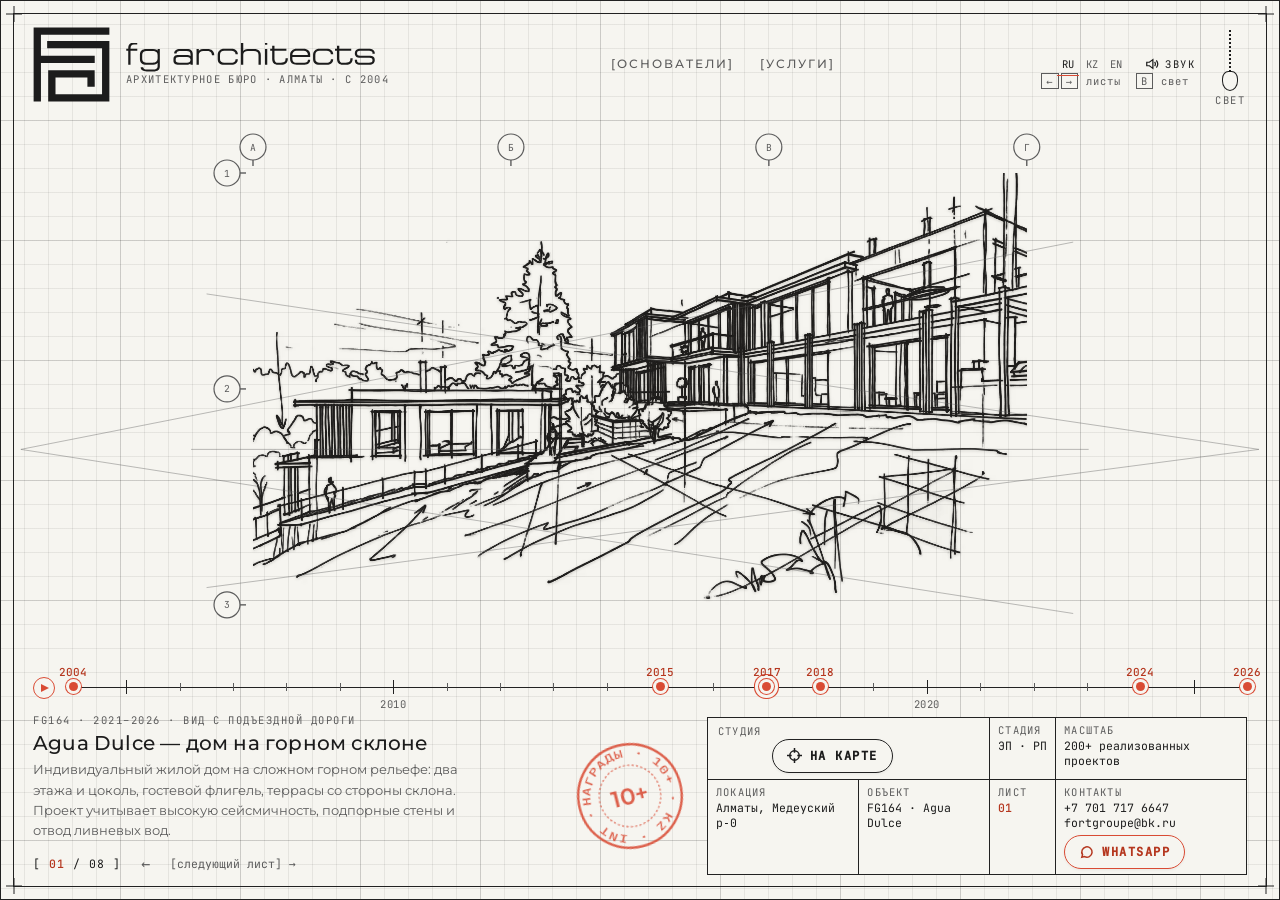
<file: index.html>
<!DOCTYPE html>
<html lang="ru">
<head>
<meta charset="UTF-8">
<meta http-equiv="Content-Security-Policy" content="default-src 'self'; script-src 'self' 'unsafe-inline' https://www.googletagmanager.com https://mc.yandex.ru https://mc.yandex.kz https://yastatic.net; style-src 'self' 'unsafe-inline'; img-src 'self' data: blob: https://mc.yandex.ru https://mc.yandex.kz https://*.yandex.ru https://*.yandex.kz https://www.google-analytics.com https://*.google-analytics.com https://*.googletagmanager.com https://*.doubleclick.net https://*.google.com https://*.google.kz; font-src 'self' data:; connect-src 'self' data: blob: https://www.google-analytics.com https://*.google-analytics.com https://*.analytics.google.com https://*.googletagmanager.com https://mc.yandex.ru https://mc.yandex.kz https://*.yandex.ru https://*.yandex.kz; frame-src https://mc.yandex.ru https://mc.yandex.kz; worker-src 'self' blob:; media-src 'self' data: blob:; object-src 'none'; base-uri 'self'; form-action 'none'; upgrade-insecure-requests">
<meta name="referrer" content="strict-origin-when-cross-origin">
<meta name="viewport" content="width=device-width, initial-scale=1, viewport-fit=cover">
<title>fg architects — архитектурное бюро в Алматы | архитектура и интерьеры</title>
<meta name="description" id="metaDesc" content="fg architects (ТОО «Fort Groupe») — архитектурное бюро в Алматы с 2004 года. Жилая и общественная архитектура — частные дома, офисы, отели и курорты, общественные бани, тир-парк — и интерьеры всех типов: от эскиза до рабочего проекта и авторского надзора.">
<meta name="theme-color" content="#f6f5f0">
<meta property="og:type" content="website">
<meta property="og:locale" id="ogLocale" content="ru_KZ">
<meta property="og:locale:alternate" content="kk_KZ">
<meta property="og:locale:alternate" content="en_US">
<meta property="og:site_name" content="fg architects">
<!--r7-head--><link rel="canonical" href="https://vladimirroy-cmyk.github.io/FGA-WEB/">
<link rel="alternate" hreflang="ru" href="https://vladimirroy-cmyk.github.io/FGA-WEB/">
<link rel="alternate" hreflang="kk" href="https://vladimirroy-cmyk.github.io/FGA-WEB/kk/">
<link rel="alternate" hreflang="en" href="https://vladimirroy-cmyk.github.io/FGA-WEB/en/">
<link rel="alternate" hreflang="x-default" href="https://vladimirroy-cmyk.github.io/FGA-WEB/">
<meta property="og:url" content="https://vladimirroy-cmyk.github.io/FGA-WEB/">
<meta property="og:image" content="https://vladimirroy-cmyk.github.io/FGA-WEB/assets/og.jpg">
<meta property="og:image:width" content="1200">
<meta property="og:image:height" content="630">
<meta name="twitter:card" content="summary_large_image">
<meta name="twitter:image" content="https://vladimirroy-cmyk.github.io/FGA-WEB/assets/og.jpg"><!--/r7-head-->
<meta property="og:title" id="ogTitle" content="fg architects — архитектурное бюро в Алматы">
<meta property="og:description" id="ogDesc" content="С 2004 года: жилая и общественная архитектура — частные дома, офисы, отели и курорты, общественные бани, тир-парк — и интерьеры всех типов. Алматы, пр. Серкебаева, 107/1, оф. 13.">
<script type="application/ld+json">
{"@context": "https://schema.org", "@graph": [{"@type": "LocalBusiness", "@id": "#firm", "name": "fg architects", "legalName": "ТОО «Fort Groupe»", "alternateName": ["Fort Groupe", "FG Architects"], "description": "Архитектурное бюро в Алматы с 2004 года, более 200 реализованных проектов: жилая и общественная архитектура — частные дома, офисы, отели и курорты, общественные бани, тир-парк — и интерьеры всех типов. Эскиз, рабочий проект, авторский надзор.", "foundingDate": "2004", "award": "Награды казахстанских и международных конкурсов по архитектуре и дизайну (более 10)", "telephone": "+77017176647", "email": "fortgroupe@bk.ru", "address": {"@type": "PostalAddress", "streetAddress": "пр. Серкебаева, 107/1, офис 13", "addressLocality": "Алматы", "addressCountry": "KZ"}, "areaServed": [{"@type": "City", "name": "Алматы"}, {"@type": "Country", "name": "Казахстан"}], "slogan": "Архитектура начинается с человека и строится вокруг человека. Человек — мера всего", "hasOfferCatalog": {"@type": "OfferCatalog", "name": "Услуги", "itemListElement": [{"@type": "Offer", "itemOffered": {"@type": "Service", "name": "Проектирование частных домов, в том числе на склоне"}}, {"@type": "Offer", "itemOffered": {"@type": "Service", "name": "Проектирование общественных зданий: офисы, отели и курорты"}}, {"@type": "Offer", "itemOffered": {"@type": "Service", "name": "Проектирование общественных бань и тир-парка"}}, {"@type": "Offer", "itemOffered": {"@type": "Service", "name": "Дизайн интерьеров всех типов: жилых и общественных"}}, {"@type": "Offer", "itemOffered": {"@type": "Service", "name": "Авторский надзор"}}]}, "knowsAbout": ["BIM-проектирование (Revit) с 2017 года", "жилая архитектура", "общественная архитектура", "проектирование частного дома", "проектирование на рельефе", "проектирование отелей и курортов", "офисные здания", "общественные бани", "тир-парк", "дизайн интерьера", "авторский надзор"], "founder": [{"@id": "#pogodaeva"}, {"@id": "#roy"}], "url": "https://vladimirroy-cmyk.github.io/FGA-WEB/", "image": "https://vladimirroy-cmyk.github.io/FGA-WEB/assets/og.jpg", "inLanguage": "ru"}, {"@type": "Person", "@id": "#pogodaeva", "name": "Оксана Погодаева", "jobTitle": "Основатель, управляющий партнёр", "worksFor": {"@id": "#firm"}}, {"@type": "Person", "@id": "#roy", "name": "Владимир Рой", "alternateName": "Vladimir Roy", "jobTitle": "Сооснователь, главный архитектор проектов", "worksFor": {"@id": "#firm"}}]}
</script>
<link rel="icon" href="favicon.ico" sizes="any">
<link rel="icon" href="favicon.svg" type="image/svg+xml">
  <link rel="preload" as="font" type="font/woff2" crossorigin href="fonts/tDbv2o-flEEny0FZhsfKu5WU4zr3E_BX0PnT8RD8yKwBNntkaToggR7BYRbKPxTcwhsk.woff2">
  <link rel="preload" as="font" type="font/woff2" crossorigin href="fonts/tDbv2o-flEEny0FZhsfKu5WU4zr3E_BX0PnT8RD8yKwBNntkaToggR7BYRbKPxDcwg.woff2">
  <link rel="preload" as="font" type="font/woff2" crossorigin href="fonts/JTUSjIg1_i6t8kCHKm459W1hyzbi.woff2">
  <link rel="preload" as="font" type="font/woff2" crossorigin href="fonts/JTUSjIg1_i6t8kCHKm459Wlhyw.woff2">
  <link rel="stylesheet" href="css/app.css?v=223a525c">
<link rel="preload" as="image" href="assets/img/Fg117_sk-10.webp" fetchpriority="high">
<link rel="preload" as="image" href="assets/img/Fg117_sk-10-light.webp">

</head>
<body>
<div class="drafting-board" id="board">
  <div class="board-frame">
    <div class="crosshair ch-tl"></div><div class="crosshair ch-tr"></div>
    <div class="crosshair ch-bl"></div><div class="crosshair ch-br"></div>
  </div>
  <div class="dm" id="dm" aria-hidden="true">
    <div class="dm-h" id="dmH"></div><div class="dm-v" id="dmV"></div>
    <svg class="dm-head" id="dmHead" viewBox="-32 -32 64 64">
      <circle r="22" fill="none" stroke="var(--accent)" stroke-width="1"/>
      <circle r="3" fill="none" stroke="var(--accent)" stroke-width="1"/>
      <g id="dmTicks" stroke="var(--accent)" stroke-width="1"></g>
    </svg>
    <div class="dm-x" id="dmX">X 0000</div><div class="dm-y" id="dmY">Y 0000</div>
  </div>

  <!-- ===== Верх ===== -->
  <header class="top-bar">
    <a class="logo-block" href="#" onclick="event.preventDefault();goHome()" data-i18n-title="logo.aria" title="fg architects — на первый лист" aria-label="fg architects — на первый лист" data-i18n-aria="logo.aria">
      <svg class="logo-mark" viewBox="8200 -150 11880 11720" aria-hidden="true"><path d="M8296.3 0c3895.5,0 7790.9,0 11686.3,0l0 1129.3 -10557 0 0 3216.3 8298.2 0 0 1129.4 -8298.2 0 0 5941.3 -1129.3 0 0 -11416.3zm8298.2 7733.7l-4922.4 0 0 2553.2 7181.1 0 0 -7070.7 -8470.2 0 0 -1129.4 9599.5 0 0 9329.5c-3146.6,0 -6293.2,0 -9439.8,0l0 -4811.9 7169 0 12.1 2553.2 -1129.3 0 0 -1423.8z"/></svg>
      <h1 class="logo-text"><span class="sr-only">fg architects — </span><svg class="logo-word" viewBox="0 13050 28279 3300" aria-hidden="true"><path d="M225.3 13929l-225.3 0 0 -218 225.3 0 0 -43.6c0,-226.5 55.1,-395.5 165.4,-506.3 110.2,-110.8 270.7,-166 481.5,-166l377.9 0 0 225.3 -377.9 0c-128.4,0 -224.7,35.7 -288.9,107.8 -64.2,72.1 -96.3,187.7 -96.3,346.4l0 36.4 770.4 0 0 218 -770.4 0 0 1591.6 -261.6 0 0 -1591.6zm1330 931.5l0 -297.4 0 -159.3c0,-215.6 61.2,-381.6 184.1,-499.1 122.9,-116.9 307,-175.6 552.3,-175.6l758.9 0c162.9,0 298,32.1 404.6,96.3 34.5,21.2 72.1,53.3 113.3,96.3l0 -192.6 254.3 0 0 1981.1c0,179.3 -55.7,317.3 -167.1,413.7 -128.4,111.4 -327,167.1 -596,167.1l-726.8 0c-208.3,0 -375.5,-43.6 -501.5,-130.8 -126,-87.2 -189,-203.5 -189,-348.9l283.4 0c0,70.3 37,131.4 111.5,183.5 73.9,52.1 181.7,78.1 322.8,78.1l686.2 0c167.8,0 296.7,-33.3 387,-99.9 90.2,-66.6 135.1,-147.2 135.1,-241.6l0 -421.6c-19.4,46.1 -66.7,89.7 -142.4,130.8 -99.3,53.3 -219.8,80 -361,80l-751 0c-505.7,0 -758.9,-219.8 -758.9,-660.1zm2013.2 -43.6l0 -391.3c0,-142.3 -44.9,-256.2 -134.5,-341 -99.3,-91.4 -241,-137.5 -425.2,-137.5l-596 0c-215.6,0 -368.8,38.2 -459.7,113.9 -90.9,76.3 -136.3,198 -136.3,364.6l0 391.3c0,169 48.5,292.5 145.4,370.1 96.9,76.9 247.1,115.7 450.6,115.7l596 0c184.1,0 323.4,-44.8 417.9,-133.9 94.5,-89.6 141.7,-206.5 141.7,-351.9zm1802.4 27.9c0,-128.4 43.6,-228.9 131.4,-301.6 96.9,-80 240.4,-119.9 430,-119.9l1050.8 0c126.6,0 218.6,23 277.4,69 19.4,14.5 36.4,38.8 50.9,72.7l0 -245.9c0,-108.4 -32.7,-195 -98.7,-259.8 -77.5,-74.5 -190.8,-112.1 -339.2,-112.1l-697.7 0c-184.7,0 -314.9,38.8 -390.7,116.3 -24.2,24.2 -42.4,63 -54.5,116.3l0 65.4 -268.9 0 0 -65.4c-26.7,-104.2 26.7,-208.3 159.9,-312.5 116.3,-92.1 278.6,-138.1 486.9,-138.1l788.6 0c235,0 408.2,55.7 519.7,166.6 104.2,104.2 156.2,259.2 156.2,464.5l0 1160.4 -261.6 0 0 -145.4c-29.1,33.9 -54.5,58.2 -76.3,72.7 -70.3,48.5 -151.4,72.7 -243.5,72.7l-1017.5 0c-198.7,0 -348.9,-37 -450.6,-110.8 -101.8,-73.9 -152.6,-189.6 -152.6,-347l0 -218zm655.9 -203.5c-158.1,0 -263.4,20 -315.5,60 -52.7,40 -78.7,107.2 -78.7,201.7l0 130.8c0,87.2 25.5,150.2 76.9,188.9 63,48.5 169,72.7 317.3,72.7l890.3 0c262.8,0 394.3,-109 394.3,-327 0,-111.5 -32.7,-193.8 -98.7,-247.1 -65.4,-53.3 -164.1,-79.9 -295.5,-79.9l-890.3 0zm2233 879.4l-261.6 0 0 -1791.5 261.6 0 0 232.6c29.1,-53.3 58.2,-92.1 87.2,-116.3 92.1,-77.6 222.9,-116.3 392.5,-116.3l508.7 0c232.6,0 414.3,57 545.1,170.2 145.3,125.4 218,292.5 218,502.1l0 50.9 -261.6 0 0 -21.8c0,-105.4 -25.5,-198 -76.3,-277.4 -89.7,-137.5 -239.9,-205.9 -450.6,-205.9l-465.2 0c-140.5,0 -258.6,41.8 -354.3,125.4 -95.7,83 -143.5,181.7 -143.5,294.9l0 1153.2zm3670.2 -210.8c198.7,0 340.4,-52.1 425.2,-156.2 53.3,-65.4 79.9,-141.7 79.9,-228.9l0 -36.4 261.6 0 0 29.1c0,133.3 -36.3,249.5 -109,348.9 -126,174.4 -341.6,261.6 -646.8,261.6l-806.7 0c-244.6,0 -427,-58.7 -546.9,-176.2 -119.9,-117.5 -179.9,-281.6 -179.9,-492.4l0 -450.6c0,-205.9 60.6,-369.5 181.7,-490.6 130.8,-133.3 319.8,-199.9 566.9,-199.9l784.9 0 7.3 0c230.1,0 409.4,52.1 537.8,156.3 140.5,113.9 210.7,260.4 210.7,439.7l0 29.1 -261.6 0 0 -21.2c0,-121.7 -43.6,-216.2 -130.8,-284 -87.2,-67.9 -208.3,-101.8 -363.4,-101.8l-784.9 0c-155,0 -274.9,40 -359.8,119.9 -84.8,80 -127.2,197.4 -127.2,352.5l0 450.6c0,140.5 44.8,250.7 134.5,330.7 89.6,80 201.1,119.9 334.3,119.9l792.2 0zm1907.8 -1580.7l697.7 0c266.5,0 466.4,69.1 599.6,206.5 118.7,123.6 178.1,288.9 178.1,497.2l0 1087.8 -261.6 0 0 -1087.8c0,-154.4 -47.3,-274.3 -141.7,-358.5 -94.5,-84.8 -219.2,-127.2 -374.3,-127.2l-697.7 0c-157.5,0 -284,41.8 -379.8,125.4 -95.7,83 -143.5,203.5 -143.5,360.4l0 1087.8 -261.6 0 0 -2525.6 261.6 0 0 988.4c48.5,-82.4 101.8,-139.3 159.9,-170.8 99.4,-55.8 220.5,-83.6 363.4,-83.6zm1947.8 1791.5l0 -1795.1 261.6 0 0 1795.1 -261.6 0zm0 -2525.6l261.6 0 0 261.6 -261.6 0 0 -261.6zm1082.9 1886l0 -944.8 1355.4 0 0 -218 -1355.4 0 0 -348.9 -261.6 0 0 348.9 -225.3 0 0 218 225.3 0 0 904.8c0,227.7 56.3,397.9 169,510.6 112.6,112.7 271.9,169 477.8,169l374.3 0c302.8,0 517.2,-86 643.2,-258 80,-109 119.9,-248.3 119.9,-417.9l0 -50.9 -261.6 0 0 21.8c0,147.8 -25.5,255.6 -76.3,323.4 -80,109 -230.1,163.5 -450.6,163.5l-348.9 0c-113.8,0 -204.7,-33.9 -272.5,-101.8 -75.1,-75.1 -112.6,-181.7 -112.6,-319.8zm3801.1 -457.9c0,-150.2 -42.4,-268.9 -127.2,-356.1 -84.8,-87.2 -203.5,-130.8 -356.1,-130.8l-821.3 0c-138.1,0 -249.5,43.6 -334.3,130.8 -84.8,87.2 -127.2,205.9 -127.2,356.1l1766.1 0zm-378 1104.7l-879.4 0c-513.6,0 -770.4,-225.3 -770.4,-675.9l0 -472.4c0,-176.9 65.4,-328.3 196.2,-454.3 143,-138.1 331.9,-207.1 566.9,-207.1l755.9 0c247.1,0 439.7,63 577.8,189 128.4,116.3 192.6,264 192.6,443.3l0 290.7 -2027.7 0 0 174.4c0,174.4 47.3,302.8 141.7,385.2 82.4,72.7 201.1,109 356.1,109l853.9 0c138.1,0 241.7,-30.9 310.7,-92.7 69,-61.8 103.6,-139.9 103.6,-234.4l0 -36.3 261.6 0 0 36.3c0,138.1 -44.9,256.8 -134.5,356.1 -113.9,126 -282.2,188.9 -505.1,188.9zm2489.2 -218c198.7,0 340.4,-52.1 425.2,-156.2 53.3,-65.4 79.9,-141.7 79.9,-228.9l0 -36.4 261.6 0 0 29.1c0,133.3 -36.3,249.5 -109,348.9 -126,174.4 -341.6,261.6 -646.8,261.6l-806.7 0c-244.6,0 -427,-58.7 -546.9,-176.2 -119.9,-117.5 -179.9,-281.6 -179.9,-492.4l0 -450.6c0,-205.9 60.6,-369.5 181.7,-490.6 130.8,-133.3 319.8,-199.9 566.9,-199.9l784.9 0 7.3 0c230.1,0 409.4,52.1 537.8,156.3 140.5,113.9 210.7,260.4 210.7,439.7l0 29.1 -261.6 0 0 -21.2c0,-121.7 -43.6,-216.2 -130.8,-284 -87.2,-67.9 -208.3,-101.8 -363.4,-101.8l-784.9 0c-155,0 -274.9,40 -359.8,119.9 -84.8,80 -127.2,197.4 -127.2,352.5l0 450.6c0,140.5 44.8,250.7 134.5,330.7 89.6,80 201.1,119.9 334.3,119.9l792.2 0zm1464.5 -428.8l0 -944.8 1355.4 0 0 -218 -1355.4 0 0 -348.9 -261.6 0 0 348.9 -225.3 0 0 218 225.3 0 0 904.8c0,227.7 56.3,397.9 169,510.6 112.6,112.7 271.9,169 477.8,169l374.3 0c302.8,0 517.2,-86 643.2,-258 80,-109 119.9,-248.3 119.9,-417.9l0 -50.9 -261.6 0 0 21.8c0,147.8 -25.5,255.6 -76.3,323.4 -80,109 -230.1,163.5 -450.6,163.5l-348.9 0c-113.8,0 -204.7,-33.9 -272.5,-101.8 -75.1,-75.1 -112.6,-181.7 -112.6,-319.8zm2020.4 65.4l0 101.7c0,87.2 23,149 69,185.3 63.6,50.9 182.9,76.3 358,76.3l926.6 0c265.3,0 397.9,-84.8 397.9,-254.3l0 -80c0,-80 -29.7,-142.3 -89.6,-187.1 -59.4,-44.9 -143.6,-67.3 -253.2,-67.3l-1050.2 0c-202.3,0 -354.3,-36.3 -457.9,-109 -103.6,-72.7 -155,-191.4 -155,-356.1l0 -72.7c0,-133.3 50.9,-241.1 152.6,-323.4 116.3,-94.5 278.6,-141.7 486.9,-141.7l850.3 0c298,0 510,48.5 635.9,145.4 94.5,72.7 141.7,172 141.7,298l0 123.5 -261.6 0 0 -116.3c0,-55.7 -25.4,-101.8 -76.3,-138.1 -87.2,-63 -231.3,-94.5 -432.4,-94.5l-901.2 0c-227.7,0 -341.6,82.4 -341.6,247.1l0 72.7c0,164.7 114.5,247.1 342.8,247.1l1050.2 0c202.3,0 355.5,38.8 461.5,116.3 106,77.5 158.7,196.2 158.7,356.1l0 80c0,133.2 -50.9,242.2 -152.6,327 -116.3,96.9 -281,145.3 -494.2,145.3l-995.7 0c-235,0 -403.4,-46 -505.1,-138.1 -80,-72.7 -119.9,-176.8 -119.9,-312.5l0 -130.8 254.4 0z"/></svg><small data-i18n="tagline">Архитектурное бюро · Алматы · с 2004</small></h1>
    </a>
    <nav class="tabs-nav" id="tabs" role="tablist" aria-label="Разделы" data-i18n-aria="tabs.aria">
      <button class="tab-btn" role="tab" id="tab-founders" aria-controls="tracing-overlay" aria-selected="false" data-tab="founders" onclick="selectTab('founders')"><span aria-hidden="true">[</span><span data-i18n="tab.founders">Основатели</span><span aria-hidden="true">]</span></button>
      <button class="tab-btn" role="tab" tabindex="-1" id="tab-services" aria-controls="services-overlay" aria-selected="false" aria-haspopup="dialog" data-tab="services" onclick="selectTab('services')"><span aria-hidden="true">[</span><span data-i18n="svc.tab">Услуги</span><span aria-hidden="true">]</span></button>
    </nav>
    <div class="top-right">
      <div class="lang-switch" role="group" aria-label="Язык сайта" data-i18n-aria="lang.aria">
        <button data-lang="ru" aria-pressed="true" lang="ru" onclick="setLang('ru')">RU</button><button data-lang="kk" aria-pressed="false" lang="kk" onclick="setLang('kk')">KZ</button><button data-lang="en" aria-pressed="false" lang="en" onclick="setLang('en')">EN</button>
      </div>
      <button class="sound-btn" id="soundBtn" aria-pressed="true" onclick="toggleSound()" aria-label="Звук карандаша: включить или выключить" data-i18n-aria="sound.aria">
        <svg viewBox="0 0 16 16" aria-hidden="true"><path d="M2 6h3l4-3v10l-4-3H2z"/><path class="wave" d="M11 5.5c1 1.4 1 3.6 0 5M13 3.8c1.8 2.4 1.8 6 0 8.4"/></svg><span data-i18n="sound.label">Звук</span>
      </button>
      <button class="lamp-cord" id="themeBtn" aria-pressed="false" aria-label="Режим листа: ватман или синька со светом" data-i18n-aria="theme.aria">
        <span class="cord"></span><span class="bead"></span><span class="lamp-lbl" data-i18n="lamp.label">свет</span>
      </button>
    </div>
  </header>

  <div class="kbd-hint" aria-hidden="true"><kbd>←</kbd><kbd>→</kbd> <span data-i18n="hint.sheets">листы</span> &nbsp;<kbd>B</kbd> <span data-i18n="hint.bp">синька</span></div>

  <!-- ===== Сцена ===== -->
  <main class="canvas-stage" id="stage" role="tabpanel" aria-labelledby="tab-arch">
    <div class="sketch-wrapper" id="sketch">
      <canvas id="gl" role="img" aria-label="Эскиз: Agua Dulce — дом на горном склоне, вид с подъездной дороги"></canvas>
      <svg class="overlay-svg" id="ovl"></svg>
      <div class="t-square" id="tsq"></div>
      <div class="rl-under" id="rlUnder" hidden aria-hidden="true"><div class="rl-bg"></div><img class="rl-img" alt="" decoding="async"></div>
      <div class="reality" id="reality" hidden aria-hidden="true"><div class="rl-bg"></div><img class="rl-img" alt="" decoding="async"><span class="rl-tag"></span></div>
      <div class="kalka-edge" id="kEdge" hidden aria-hidden="true"><span class="ke-grip"></span></div>
      <button class="peel" id="peelBtn" type="button" hidden aria-pressed="false"><span class="pl-c" aria-hidden="true"></span><span class="pl-t">Снять кальку</span></button>
      <div class="wipe-handle" id="wipe"><em class="l" data-i18n="layer.shade">ПОДАЧА</em><span>⇆</span><em class="r" data-i18n="layer.lines">ЛИНИИ</em></div>
    </div>
    <button class="zoom-btn" id="zoomBtn" hidden onclick="toggleZoom()" aria-pressed="true"><svg viewBox="0 0 16 16" aria-hidden="true"><path d="M1 5V1h4M11 1h4v4M15 11v4h-4M5 15H1v-4"/></svg><span>Весь лист</span></button>
    <button class="peel-m" id="peelM" type="button" hidden aria-pressed="false"><svg viewBox="0 0 16 16" aria-hidden="true"><path d="M2 2h12v12H2z"/><path d="M8 2v12"/><path d="M14 14l-4-4"/></svg><span>Снять кальку</span></button>
    <div class="loader" id="loader" aria-hidden="true" data-i18n="loader">ЗАКРЕПЛЯЮ ЛИСТ…</div>

    <button id="concept-toggle-btn" class="concept-toggle hidden" onclick="toggleConceptLayer()" aria-label="Переключить слой: линии или тональная подача" data-i18n-aria="layer.aria">
      <span class="k" data-i18n="layer.label">Слой:</span><b id="lyL" class="on" data-i18n="layer.lines">Линии</b><span class="k">/</span><b id="lyS" data-i18n="layer.shade">Подача</b>
    </button>

    <section id="tracing-overlay" class="tracing-overlay" aria-hidden="true" inert>
      <div class="tape tape-tl"></div><div class="tape tape-tr"></div>
      <button class="kalka-close" onclick="closeFounders()" aria-label="Закрыть" data-i18n-aria="close">×</button>
      <div class="tracing-header"><span data-i18n="tr.header">FG ARCHITECTS — РУКОВОДСТВО БЮРО</span><span class="hide-m" data-i18n="tr.sheet">ЛИСТ: КАЛЬКА 01-А</span></div>
      <div class="founders-grid">
        <div class="founder-card">
          <div class="founder-sketch-avatar"><img class="ph" data-asset="ph_oxy" data-i18n-alt="f2.name" alt="Оксана Погодаева" width="168" height="168" decoding="async"></div>
          <div class="founder-name" data-i18n="f2.name">Оксана Погодаева</div>
          <div class="founder-role" data-i18n="f2.role">ОСНОВАТЕЛЬ / УПРАВЛЯЮЩИЙ ПАРТНЁР</div>
          <div class="founder-since" data-i18n="f2.since">В профессии с 1995 года</div>
          <div class="founder-signature">O. Pogodaeva</div>
        </div>
        <div class="founder-card">
          <div class="founder-sketch-avatar"><img class="ph" data-asset="ph_roy" data-i18n-alt="f1.name" alt="Владимир Рой" width="168" height="168" decoding="async"></div>
          <div class="founder-name" data-i18n="f1.name">Владимир Рой</div>
          <div class="founder-role" data-i18n="f1.role">СООСНОВАТЕЛЬ / ГЛАВНЫЙ АРХИТЕКТОР ПРОЕКТОВ</div>
          <div class="founder-since" data-i18n="f1.since">В профессии с 1999 года</div>
          <div class="founder-signature">V. Roy</div>
        </div>
      </div>
      <p class="manifesto-quote" data-i18n="quote">«Архитектура начинается с человека и строится вокруг человека. Человек — мера всего».</p>
      <div class="bim-line"><b>BIM</b><span data-i18n="bim.line">Проектируем в BIM (Revit) с 2017 года: единая цифровая модель от эскиза до рабочей документации</span></div>
      <div class="tracing-foot"><span data-i18n="tr.foot">Студия основана в 2004 году · Алматы, пр. Серкебаева, 107/1, оф. 13</span><span><a href="mailto:fortgroupe@bk.ru">fortgroupe@bk.ru</a> · <a href="tel:+77017176647">+7 701 717 6647</a></span></div>
    </section>
    <section id="map-overlay" class="tracing-overlay kalka" aria-hidden="true" inert role="dialog" aria-modal="true" aria-labelledby="mapTitle">
      <div class="tape tape-tl"></div><div class="tape tape-tr"></div>
      <button class="kalka-close" onclick="closeKalka()" aria-label="Закрыть" data-i18n-aria="close">×</button>
      <div class="tracing-header"><span data-i18n="map.header">СИТУАЦИОННАЯ СХЕМА — ОФИС СТУДИИ</span><span class="hide-m" data-i18n="map.sheet">ЛИСТ: КАЛЬКА 02-А</span></div>
      <div class="map-body">
        <svg class="compass" viewBox="-60 -60 120 120" aria-hidden="true">
          <circle r="54" class="c1"/><circle r="40" class="c2"/><circle r="4" class="c3"/>
          <path class="n" d="M0 -52 L7 0 L0 6 L-7 0Z"/><path class="s" d="M0 52 L7 0 L0 -6 L-7 0Z"/>
          <path class="w" d="M-46 0 L0 5 L4 0 L0 -5Z"/><path class="w" d="M46 0 L0 5 L-4 0 L0 -5Z"/>
          <text y="-58" text-anchor="middle">N</text>
        </svg>
        <div class="map-text">
          <div class="map-lead" id="mapTitle" data-i18n="map.lead">Офис fg architects</div>
          <div class="map-addr" data-i18n="addr">Алматы, пр. Серкебаева, 107/1, оф. 13</div>
          <div class="map-open" data-i18n="map.open">Открыть в навигаторе</div>
          <div class="map-links">
            <a target="_blank" rel="noopener noreferrer" href="https://2gis.kz/almaty/search/%D0%A1%D0%B5%D1%80%D0%BA%D0%B5%D0%B1%D0%B0%D0%B5%D0%B2%D0%B0%20107%2F1">2GIS</a>
            <a target="_blank" rel="noopener noreferrer" href="https://www.google.com/maps/search/?api=1&amp;query=%D0%90%D0%BB%D0%BC%D0%B0%D1%82%D1%8B%2C%20%D0%BF%D1%80%D0%BE%D1%81%D0%BF%D0%B5%D0%BA%D1%82%20%D0%A1%D0%B5%D1%80%D0%BA%D0%B5%D0%B1%D0%B0%D0%B5%D0%B2%D0%B0%20107%2F1">Google Maps</a>
            <a target="_blank" rel="noopener noreferrer" href="https://yandex.kz/maps/162/almaty/?text=%D0%90%D0%BB%D0%BC%D0%B0%D1%82%D1%8B%2C%20%D0%BF%D1%80%D0%BE%D1%81%D0%BF%D0%B5%D0%BA%D1%82%20%D0%A1%D0%B5%D1%80%D0%BA%D0%B5%D0%B1%D0%B0%D0%B5%D0%B2%D0%B0%20107%2F1"><span data-i18n="map.yandex">Яндекс Карты</span></a>
          </div>
          <div class="map-contacts"><a href="https://wa.me/77017176647" target="_blank" rel="noopener noreferrer">WhatsApp</a> · <a href="tel:+77017176647">+7 701 717 6647</a> · <a href="mailto:fortgroupe@bk.ru">fortgroupe@bk.ru</a></div>
        </div>
      </div>
    </section>

    <section id="services-overlay" class="tracing-overlay kalka" aria-hidden="true" inert role="dialog" aria-modal="true" aria-labelledby="svcTitle">
      <div class="tape tape-tl"></div><div class="tape tape-tr"></div>
      <button class="kalka-close" onclick="closeKalka()" aria-label="Закрыть" data-i18n-aria="close">×</button>
      <div class="tracing-header"><span data-i18n="svc.header">FG ARCHITECTS — ВЕДОМОСТЬ УСЛУГ</span><span class="hide-m" data-i18n="svc.sheet">ЛИСТ: КАЛЬКА 04-А</span></div>
      <div class="svc-body">
        <h3 class="svc-title" id="svcTitle" data-i18n="svc.title">Что мы проектируем</h3>
        <ol class="svc-list"><li data-i18n="svc.1">Жилая архитектура: частные дома, в том числе на склоне</li><li data-i18n="svc.2">Общественная архитектура: офисы, отели и курорты</li><li data-i18n="svc.3">Общественные бани, тир-парк</li><li data-i18n="svc.4">Интерьеры всех типов: жилые и общественные</li><li data-i18n="svc.5">Авторский надзор на объекте</li></ol>
        <p class="svc-stages"><b data-i18n="svc.stages.k">Стадии</b><span data-i18n="svc.stages">эскизный проект → рабочий проект → авторский надзор</span></p>
        <div class="bim-line"><b>BIM</b><span data-i18n="bim.line">Проектируем в BIM (Revit) с 2017 года: единая цифровая модель от эскиза до рабочей документации</span></div>
        <a class="map-btn wa-btn svc-cta" target="_blank" rel="noopener noreferrer" href="https://wa.me/77017176647"><svg viewBox="0 0 16 16" aria-hidden="true"><path d="M3 13l.8-2.6A5.5 5.5 0 1 1 6 12.4z"/></svg><span data-i18n="svc.cta">Обсудить проект</span></a>
      </div>
    </section>
    <section id="awards-overlay" class="tracing-overlay kalka" aria-hidden="true" inert role="dialog" aria-modal="true" aria-labelledby="awTitle">
      <div class="tape tape-tl"></div><div class="tape tape-tr"></div>
      <button class="kalka-close" onclick="closeKalka()" aria-label="Закрыть" data-i18n-aria="close">×</button>
      <div class="tracing-header"><span data-i18n="awards.header">FG ARCHITECTS — ВЕДОМОСТЬ НАГРАД</span><span class="hide-m" data-i18n="awards.sheet">ЛИСТ: КАЛЬКА 03-А</span></div>
      <div class="aw-body">
        <div class="aw-count" id="awTitle"><b data-i18n="awards.count">10+</b><span data-i18n="awards.lead">наград казахстанских и международных конкурсов по архитектуре и дизайну</span></div>
        <p class="aw-text" data-i18n="awards.text">Основатели студии — победители казахстанских и международных конкурсов по архитектуре и дизайну интерьера. С 2004 года студия реализовала более 200 проектов.</p>
        <table class="aw-table" id="awTable" hidden></table>
      </div>
    </section>
  </main>

  <!-- ===== Таймлайн ===== -->
  <nav class="timeline" id="timeline" aria-label="Вехи студии" data-i18n-aria="tl.aria">
    <div class="tl-rule" id="tlRule"></div>
    <button class="tl-play" id="tlPlay" type="button" onclick="event.stopPropagation();tlTour.toggle()" aria-label="Пройти по вехам" data-i18n-aria="tl.play"><svg class="pl" viewBox="0 0 8 8" aria-hidden="true"><path d="M0 0L8 4L0 8Z"/></svg><svg class="ps" viewBox="0 0 8 8" aria-hidden="true"><path d="M0 0h3v8H0zM5 0h3v8H5z"/></svg></button>
    <div class="tl-pop" id="tlPop" role="status" aria-live="polite"></div>
  </nav>

  <!-- ===== Низ ===== -->
  <footer class="bottom-bar">
    <div class="left-col">
      <div class="caption" id="caption" aria-live="polite">
        <div class="meta" id="cap-meta">FG164 · 2021–2026 · Вид с подъездной дороги</div>
        <h2 id="cap-title">Agua Dulce — дом на горном склоне</h2>
        <p id="cap-desc">Индивидуальный жилой дом на сложном горном рельефе: два этажа и цоколь, гостевой флигель, террасы со стороны склона. Проект учитывает высокую сейсмичность, подпорные стены и отвод ливневых вод.</p>
        <button class="cap-more" id="capMore" aria-expanded="false" onclick="toggleCap()" data-i18n="cap.more">Подробнее</button>
      </div>
      <div class="project-nav" id="pnav">
        <span id="project-index">[ <b>01</b> / 08 ]</span>
        <button class="nav-btn arrow" onclick="prevProject()" aria-label="Предыдущий лист" data-i18n-aria="nav.prev">←</button>
        <button class="nav-btn" onclick="nextProject()"><span class="nx-l" data-i18n="nav.next">[следующий лист] →</span><span class="nx-s" data-i18n="nav.short">Далее →</span></button>
      </div>
    </div>
    <div class="tb-wrap">
    <button class="award-seal" id="awardSeal" onclick="openKalka('awards-overlay')" aria-label="Награды студии: открыть ведомость" data-i18n-aria="awards.aria">
      <svg viewBox="0 0 100 100" aria-hidden="true"><defs><path id="sealPath" d="M50 50 m-36 0 a36 36 0 1 1 72 0 a36 36 0 1 1 -72 0"/></defs>
        <circle cx="50" cy="50" r="47" class="r1"/><circle cx="50" cy="50" r="28" class="r2"/>
        <text class="ring"><textPath href="#sealPath" id="sealText" textLength="222" lengthAdjust="spacingAndGlyphs" data-i18n="awards.seal">НАГРАДЫ · 10+ · KZ · INT · </textPath></text>
        <text x="50" y="57" text-anchor="middle" class="big">10+</text></svg>
    </button>
    <table class="title-block" id="tb">
      <tr>
        <td colspan="2" class="tb-addr"><span class="k" data-i18n="tb.studio">Студия</span>
          <button class="map-btn" onclick="openKalka('map-overlay')" aria-label="Показать офис студии на карте" data-i18n-aria="map.aria"><svg viewBox="0 0 16 16" aria-hidden="true"><circle cx="8" cy="8" r="5"/><path d="M8 0v5M8 11v5M0 8h5M11 8h5"/></svg><span data-i18n="map.btn">На карте</span></button></td>
        <td><span class="k" data-i18n="tb.stage">Стадия</span><span id="tb-stage">—</span></td>
        <td><span class="k" data-i18n="tb.scale">Масштаб</span><span id="tb-scale" data-i18n="scale.firm">200+ реализованных проектов</span></td>
      </tr>
      <tr>
        <td><span class="k" data-i18n="tb.location">Локация</span><span id="tb-location">—</span></td>
        <td><span class="k" data-i18n="tb.object">Объект</span><span id="tb-object-name">—</span></td>
        <td><span class="k" data-i18n="tb.sheet">Лист</span><span id="tb-sheet">01</span></td>
        <td><span class="k" data-i18n="tb.contacts">Контакты</span><a href="tel:+77017176647">+7 701 717 6647</a><br><a href="mailto:fortgroupe@bk.ru">fortgroupe@bk.ru</a><br><a class="map-btn wa-btn" target="_blank" rel="noopener noreferrer" href="https://wa.me/77017176647"><svg viewBox="0 0 16 16" aria-hidden="true"><path d="M3 13l.8-2.6A5.5 5.5 0 1 1 6 12.4z"/></svg>WhatsApp</a></td>
      </tr>
    </table>
    </div>
  </footer>
</div>
<label class="haptic-proxy" aria-hidden="true" id="hapticProxy"><input type="checkbox" switch tabindex="-1"></label>
<noscript><section style="position:fixed;inset:12%;overflow:auto;background:#f6f5f0;padding:24px;font:14px/1.6 sans-serif;z-index:99">
<h2>fg architects — архитектурное бюро в Алматы</h2>
<p>ТОО «Fort Groupe», с 2004 года, более 200 реализованных проектов, более 10 наград казахстанских и международных конкурсов. Жилая и общественная архитектура — частные дома, офисы, отели и курорты, общественные бани, тир-парк — и интерьеры всех типов: эскиз, рабочий проект, авторский надзор.</p>
<p>Руководство: Оксана Погодаева — основатель, управляющий партнёр (в профессии с 1995 года); Владимир Рой — сооснователь, главный архитектор проектов (в профессии с 1999 года).</p>
<p>Алматы, пр. Серкебаева, 107/1, оф. 13 · <a href="tel:+77017176647">+7 701 717 6647</a> · <a href="mailto:fortgroupe@bk.ru">fortgroupe@bk.ru</a></p>
<h3>Проекты</h3>
<ul>
<li><b>Agua Dulce (FG164), Алматы, Медеуский р‑н, 2021–2026</b> — индивидуальный жилой дом на сложном горном рельефе: два этажа и цоколь, гостевой флигель, террасы, облицовка натуральным камнем; подпорные стены, высокая сейсмичность, отвод ливневых вод. Эскизный и рабочий проект.</li>
<li><b>Офисное здание класса А (FG200), Карасайский р-н, с. Абай, 2024–2026</b> — административное здание класса А: перфорированная оболочка с органическими проёмами, витражный первый этаж, атриум, проект фасадного освещения. Эскизный проект.</li>
<li><b>Отель в Чундже (FG131), Алматинская обл., 2018–2026</b> — загородный отель: интерьеры лобби-бара, комплектация, рабочая документация и авторский надзор.</li>
<li><b>Классические интерьеры, Алматы</b> — дизайн-проект холла и гостиной: стеновые панели, пилястры, карнизы, двери с остеклением.</li>
</ul>
<p>История: 2004 — основание студии; 2015 — Владимир Рой становится соучредителем; 2017 — победа в конкурсе IDEA и внедрение BIM (Revit); 2018 — дипломы Союза архитекторов; 2024 — 20 лет студии; 2026 — более 200 реализованных проектов.</p>
<p>Услуги: архитектурное проектирование частных домов, в том числе на склонах; отели и курорты; офисные здания; дизайн интерьера; эскизный и рабочий проект; авторский надзор.</p>
<p>Для просмотра эскизов включите JavaScript.</p></section></noscript>

<script defer src="js/config.js?v=3b1d8823"></script>
<script defer src="js/app.js?v=6d9791e0"></script>
</body>
</html>
</file>
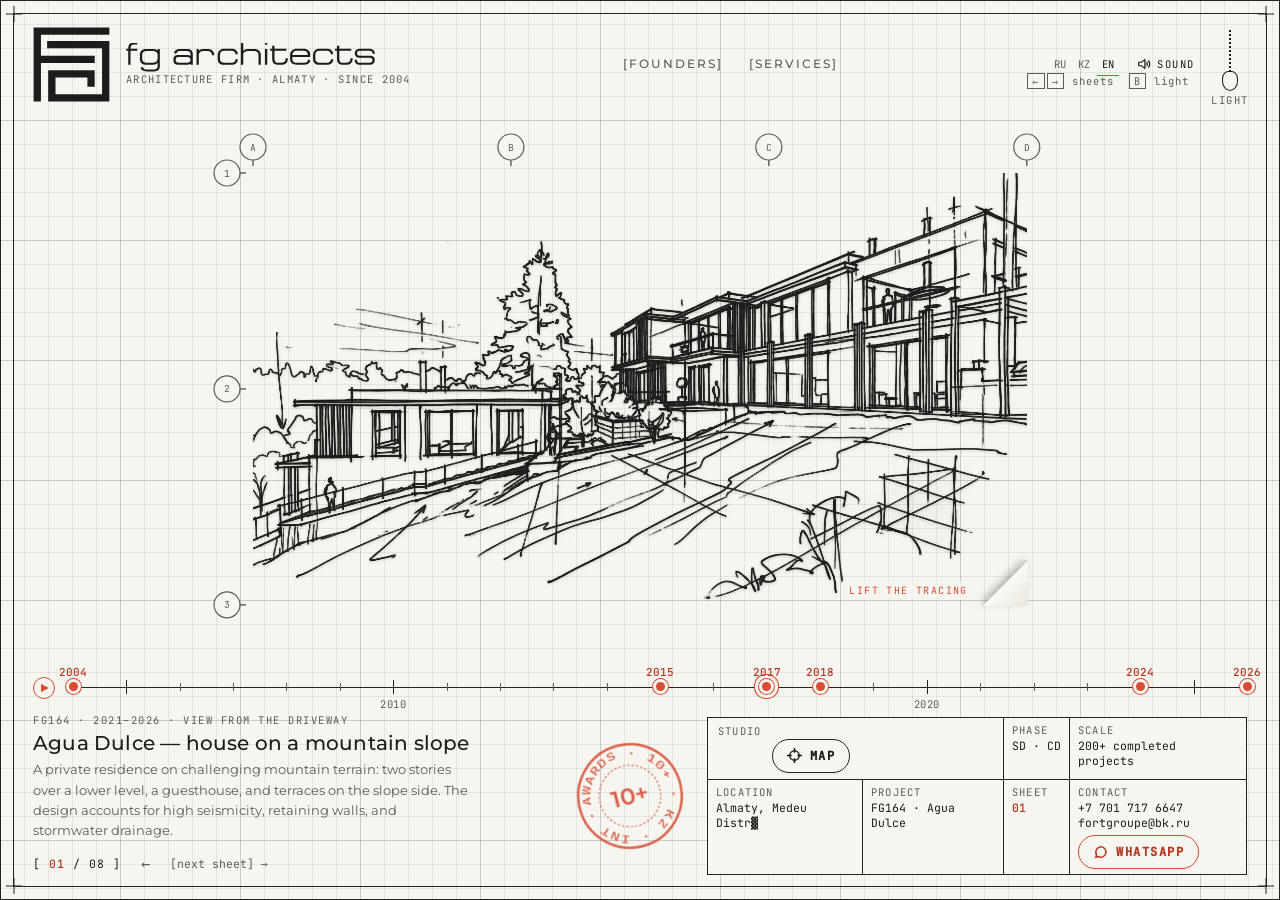
<file: en/index.html>
<!DOCTYPE html>
<html lang="en">
<head>
<meta charset="UTF-8">
<meta http-equiv="Content-Security-Policy" content="default-src 'self'; script-src 'self' 'unsafe-inline' https://www.googletagmanager.com https://mc.yandex.ru https://mc.yandex.kz https://yastatic.net; style-src 'self' 'unsafe-inline'; img-src 'self' data: blob: https://mc.yandex.ru https://mc.yandex.kz https://*.yandex.ru https://*.yandex.kz https://www.google-analytics.com https://*.google-analytics.com https://*.googletagmanager.com https://*.doubleclick.net https://*.google.com https://*.google.kz; font-src 'self' data:; connect-src 'self' data: blob: https://www.google-analytics.com https://*.google-analytics.com https://*.analytics.google.com https://*.googletagmanager.com https://mc.yandex.ru https://mc.yandex.kz https://*.yandex.ru https://*.yandex.kz; frame-src https://mc.yandex.ru https://mc.yandex.kz; worker-src 'self' blob:; media-src 'self' data: blob:; object-src 'none'; base-uri 'self'; form-action 'none'; upgrade-insecure-requests">
<meta name="referrer" content="strict-origin-when-cross-origin">
<meta name="viewport" content="width=device-width, initial-scale=1, viewport-fit=cover">
<title>fg architects — architecture firm in Almaty | architecture and interiors</title>
<meta name="description" id="metaDesc" content="fg architects (Fort Groupe LLP) is an architecture firm in Almaty founded in 2004, with 200+ completed projects and Kazakh and international awards. Residential and public architecture — private houses, offices, hotels and resorts, public bathhouses, a shooting-range park — and interiors of every kind: from concept sketch to construction documents and design supervision.">
<meta name="theme-color" content="#f6f5f0">
<meta property="og:type" content="website">
<meta property="og:locale" id="ogLocale" content="en_US">
<meta property="og:locale:alternate" content="ru_KZ">
<meta property="og:locale:alternate" content="kk_KZ">
<meta property="og:site_name" content="fg architects">
<!--r7-head--><link rel="canonical" href="https://vladimirroy-cmyk.github.io/FGA-WEB/en/">
<link rel="alternate" hreflang="ru" href="https://vladimirroy-cmyk.github.io/FGA-WEB/">
<link rel="alternate" hreflang="kk" href="https://vladimirroy-cmyk.github.io/FGA-WEB/kk/">
<link rel="alternate" hreflang="en" href="https://vladimirroy-cmyk.github.io/FGA-WEB/en/">
<link rel="alternate" hreflang="x-default" href="https://vladimirroy-cmyk.github.io/FGA-WEB/">
<meta property="og:url" content="https://vladimirroy-cmyk.github.io/FGA-WEB/en/">
<meta property="og:image" content="https://vladimirroy-cmyk.github.io/FGA-WEB/assets/og.jpg">
<meta property="og:image:width" content="1200">
<meta property="og:image:height" content="630">
<meta name="twitter:card" content="summary_large_image">
<meta name="twitter:image" content="https://vladimirroy-cmyk.github.io/FGA-WEB/assets/og.jpg"><!--/r7-head-->
<meta property="og:title" id="ogTitle" content="fg architects — architecture firm in Almaty">
<meta property="og:description" id="ogDesc" content="Since 2004: residential and public architecture — private houses, offices, hotels and resorts, public bathhouses, a shooting-range park — and interiors of every kind. Almaty, 107/1 Serkebayev Ave., office 13.">
<script type="application/ld+json">
{"@context": "https://schema.org", "@graph": [{"@type": "LocalBusiness", "@id": "#firm", "name": "fg architects", "legalName": "ТОО «Fort Groupe»", "alternateName": ["Fort Groupe", "FG Architects"], "description": "Architecture firm in Almaty since 2004, over 200 completed projects: residential and public architecture — private houses, offices, hotels and resorts, public bathhouses, a shooting-range park — and interiors of every kind. Schematic design, construction documents, design supervision.", "foundingDate": "2004", "award": "Awards of Kazakhstani and international architecture and design competitions (more than 10)", "telephone": "+77017176647", "email": "fortgroupe@bk.ru", "address": {"@type": "PostalAddress", "streetAddress": "107/1 Serkebayev Ave., office 13", "addressLocality": "Almaty", "addressCountry": "KZ"}, "areaServed": [{"@type": "City", "name": "Almaty"}, {"@type": "Country", "name": "Kazakhstan"}], "slogan": "Architecture begins with a person and is built around a person. Man is the measure of all things", "hasOfferCatalog": {"@type": "OfferCatalog", "name": "Services", "itemListElement": [{"@type": "Offer", "itemOffered": {"@type": "Service", "name": "Private house design, including on slopes"}}, {"@type": "Offer", "itemOffered": {"@type": "Service", "name": "Public building design: offices, hotels and resorts"}}, {"@type": "Offer", "itemOffered": {"@type": "Service", "name": "Design of public bathhouses and a shooting-range park"}}, {"@type": "Offer", "itemOffered": {"@type": "Service", "name": "Interior design of every kind: residential and public"}}, {"@type": "Offer", "itemOffered": {"@type": "Service", "name": "Design supervision"}}]}, "knowsAbout": ["BIM design (Revit) since 2017", "residential architecture", "public architecture", "private house design", "design on sloped sites", "hotel and resort design", "office buildings", "public bathhouses", "shooting-range park", "interior design", "design supervision"], "founder": [{"@id": "#pogodaeva"}, {"@id": "#roy"}], "url": "https://vladimirroy-cmyk.github.io/FGA-WEB/en/", "image": "https://vladimirroy-cmyk.github.io/FGA-WEB/assets/og.jpg", "inLanguage": "en"}, {"@type": "Person", "@id": "#pogodaeva", "name": "Oksana Pogodaeva", "jobTitle": "Founder, Managing Partner", "worksFor": {"@id": "#firm"}}, {"@type": "Person", "@id": "#roy", "name": "Vladimir Roy", "alternateName": "Vladimir Roy", "jobTitle": "Co-founder, Chief Project Architect", "worksFor": {"@id": "#firm"}}]}
</script>
<link rel="icon" href="../favicon.ico" sizes="any">
<link rel="icon" href="../favicon.svg" type="image/svg+xml">
  <link rel="preload" as="font" type="font/woff2" crossorigin href="../fonts/tDbv2o-flEEny0FZhsfKu5WU4zr3E_BX0PnT8RD8yKwBNntkaToggR7BYRbKPxTcwhsk.woff2">
  <link rel="preload" as="font" type="font/woff2" crossorigin href="../fonts/tDbv2o-flEEny0FZhsfKu5WU4zr3E_BX0PnT8RD8yKwBNntkaToggR7BYRbKPxDcwg.woff2">
  <link rel="preload" as="font" type="font/woff2" crossorigin href="../fonts/JTUSjIg1_i6t8kCHKm459W1hyzbi.woff2">
  <link rel="preload" as="font" type="font/woff2" crossorigin href="../fonts/JTUSjIg1_i6t8kCHKm459Wlhyw.woff2">
  <link rel="stylesheet" href="../css/app.css?v=223a525c">
<link rel="preload" as="image" href="../assets/img/Fg117_sk-10.webp" fetchpriority="high">
<link rel="preload" as="image" href="../assets/img/Fg117_sk-10-light.webp">

</head>
<body>
<div class="drafting-board" id="board">
  <div class="board-frame">
    <div class="crosshair ch-tl"></div><div class="crosshair ch-tr"></div>
    <div class="crosshair ch-bl"></div><div class="crosshair ch-br"></div>
  </div>
  <div class="dm" id="dm" aria-hidden="true">
    <div class="dm-h" id="dmH"></div><div class="dm-v" id="dmV"></div>
    <svg class="dm-head" id="dmHead" viewBox="-32 -32 64 64">
      <circle r="22" fill="none" stroke="var(--accent)" stroke-width="1"/>
      <circle r="3" fill="none" stroke="var(--accent)" stroke-width="1"/>
      <g id="dmTicks" stroke="var(--accent)" stroke-width="1"></g>
    </svg>
    <div class="dm-x" id="dmX">X 0000</div><div class="dm-y" id="dmY">Y 0000</div>
  </div>

  <!-- ===== Верх ===== -->
  <header class="top-bar">
    <a class="logo-block" href="#" onclick="event.preventDefault();goHome()" data-i18n-title="logo.aria" title="fg architects — back to the first sheet" aria-label="fg architects — back to the first sheet" data-i18n-aria="logo.aria">
      <svg class="logo-mark" viewBox="8200 -150 11880 11720" aria-hidden="true"><path d="M8296.3 0c3895.5,0 7790.9,0 11686.3,0l0 1129.3 -10557 0 0 3216.3 8298.2 0 0 1129.4 -8298.2 0 0 5941.3 -1129.3 0 0 -11416.3zm8298.2 7733.7l-4922.4 0 0 2553.2 7181.1 0 0 -7070.7 -8470.2 0 0 -1129.4 9599.5 0 0 9329.5c-3146.6,0 -6293.2,0 -9439.8,0l0 -4811.9 7169 0 12.1 2553.2 -1129.3 0 0 -1423.8z"/></svg>
      <h1 class="logo-text"><span class="sr-only">fg architects — </span><svg class="logo-word" viewBox="0 13050 28279 3300" aria-hidden="true"><path d="M225.3 13929l-225.3 0 0 -218 225.3 0 0 -43.6c0,-226.5 55.1,-395.5 165.4,-506.3 110.2,-110.8 270.7,-166 481.5,-166l377.9 0 0 225.3 -377.9 0c-128.4,0 -224.7,35.7 -288.9,107.8 -64.2,72.1 -96.3,187.7 -96.3,346.4l0 36.4 770.4 0 0 218 -770.4 0 0 1591.6 -261.6 0 0 -1591.6zm1330 931.5l0 -297.4 0 -159.3c0,-215.6 61.2,-381.6 184.1,-499.1 122.9,-116.9 307,-175.6 552.3,-175.6l758.9 0c162.9,0 298,32.1 404.6,96.3 34.5,21.2 72.1,53.3 113.3,96.3l0 -192.6 254.3 0 0 1981.1c0,179.3 -55.7,317.3 -167.1,413.7 -128.4,111.4 -327,167.1 -596,167.1l-726.8 0c-208.3,0 -375.5,-43.6 -501.5,-130.8 -126,-87.2 -189,-203.5 -189,-348.9l283.4 0c0,70.3 37,131.4 111.5,183.5 73.9,52.1 181.7,78.1 322.8,78.1l686.2 0c167.8,0 296.7,-33.3 387,-99.9 90.2,-66.6 135.1,-147.2 135.1,-241.6l0 -421.6c-19.4,46.1 -66.7,89.7 -142.4,130.8 -99.3,53.3 -219.8,80 -361,80l-751 0c-505.7,0 -758.9,-219.8 -758.9,-660.1zm2013.2 -43.6l0 -391.3c0,-142.3 -44.9,-256.2 -134.5,-341 -99.3,-91.4 -241,-137.5 -425.2,-137.5l-596 0c-215.6,0 -368.8,38.2 -459.7,113.9 -90.9,76.3 -136.3,198 -136.3,364.6l0 391.3c0,169 48.5,292.5 145.4,370.1 96.9,76.9 247.1,115.7 450.6,115.7l596 0c184.1,0 323.4,-44.8 417.9,-133.9 94.5,-89.6 141.7,-206.5 141.7,-351.9zm1802.4 27.9c0,-128.4 43.6,-228.9 131.4,-301.6 96.9,-80 240.4,-119.9 430,-119.9l1050.8 0c126.6,0 218.6,23 277.4,69 19.4,14.5 36.4,38.8 50.9,72.7l0 -245.9c0,-108.4 -32.7,-195 -98.7,-259.8 -77.5,-74.5 -190.8,-112.1 -339.2,-112.1l-697.7 0c-184.7,0 -314.9,38.8 -390.7,116.3 -24.2,24.2 -42.4,63 -54.5,116.3l0 65.4 -268.9 0 0 -65.4c-26.7,-104.2 26.7,-208.3 159.9,-312.5 116.3,-92.1 278.6,-138.1 486.9,-138.1l788.6 0c235,0 408.2,55.7 519.7,166.6 104.2,104.2 156.2,259.2 156.2,464.5l0 1160.4 -261.6 0 0 -145.4c-29.1,33.9 -54.5,58.2 -76.3,72.7 -70.3,48.5 -151.4,72.7 -243.5,72.7l-1017.5 0c-198.7,0 -348.9,-37 -450.6,-110.8 -101.8,-73.9 -152.6,-189.6 -152.6,-347l0 -218zm655.9 -203.5c-158.1,0 -263.4,20 -315.5,60 -52.7,40 -78.7,107.2 -78.7,201.7l0 130.8c0,87.2 25.5,150.2 76.9,188.9 63,48.5 169,72.7 317.3,72.7l890.3 0c262.8,0 394.3,-109 394.3,-327 0,-111.5 -32.7,-193.8 -98.7,-247.1 -65.4,-53.3 -164.1,-79.9 -295.5,-79.9l-890.3 0zm2233 879.4l-261.6 0 0 -1791.5 261.6 0 0 232.6c29.1,-53.3 58.2,-92.1 87.2,-116.3 92.1,-77.6 222.9,-116.3 392.5,-116.3l508.7 0c232.6,0 414.3,57 545.1,170.2 145.3,125.4 218,292.5 218,502.1l0 50.9 -261.6 0 0 -21.8c0,-105.4 -25.5,-198 -76.3,-277.4 -89.7,-137.5 -239.9,-205.9 -450.6,-205.9l-465.2 0c-140.5,0 -258.6,41.8 -354.3,125.4 -95.7,83 -143.5,181.7 -143.5,294.9l0 1153.2zm3670.2 -210.8c198.7,0 340.4,-52.1 425.2,-156.2 53.3,-65.4 79.9,-141.7 79.9,-228.9l0 -36.4 261.6 0 0 29.1c0,133.3 -36.3,249.5 -109,348.9 -126,174.4 -341.6,261.6 -646.8,261.6l-806.7 0c-244.6,0 -427,-58.7 -546.9,-176.2 -119.9,-117.5 -179.9,-281.6 -179.9,-492.4l0 -450.6c0,-205.9 60.6,-369.5 181.7,-490.6 130.8,-133.3 319.8,-199.9 566.9,-199.9l784.9 0 7.3 0c230.1,0 409.4,52.1 537.8,156.3 140.5,113.9 210.7,260.4 210.7,439.7l0 29.1 -261.6 0 0 -21.2c0,-121.7 -43.6,-216.2 -130.8,-284 -87.2,-67.9 -208.3,-101.8 -363.4,-101.8l-784.9 0c-155,0 -274.9,40 -359.8,119.9 -84.8,80 -127.2,197.4 -127.2,352.5l0 450.6c0,140.5 44.8,250.7 134.5,330.7 89.6,80 201.1,119.9 334.3,119.9l792.2 0zm1907.8 -1580.7l697.7 0c266.5,0 466.4,69.1 599.6,206.5 118.7,123.6 178.1,288.9 178.1,497.2l0 1087.8 -261.6 0 0 -1087.8c0,-154.4 -47.3,-274.3 -141.7,-358.5 -94.5,-84.8 -219.2,-127.2 -374.3,-127.2l-697.7 0c-157.5,0 -284,41.8 -379.8,125.4 -95.7,83 -143.5,203.5 -143.5,360.4l0 1087.8 -261.6 0 0 -2525.6 261.6 0 0 988.4c48.5,-82.4 101.8,-139.3 159.9,-170.8 99.4,-55.8 220.5,-83.6 363.4,-83.6zm1947.8 1791.5l0 -1795.1 261.6 0 0 1795.1 -261.6 0zm0 -2525.6l261.6 0 0 261.6 -261.6 0 0 -261.6zm1082.9 1886l0 -944.8 1355.4 0 0 -218 -1355.4 0 0 -348.9 -261.6 0 0 348.9 -225.3 0 0 218 225.3 0 0 904.8c0,227.7 56.3,397.9 169,510.6 112.6,112.7 271.9,169 477.8,169l374.3 0c302.8,0 517.2,-86 643.2,-258 80,-109 119.9,-248.3 119.9,-417.9l0 -50.9 -261.6 0 0 21.8c0,147.8 -25.5,255.6 -76.3,323.4 -80,109 -230.1,163.5 -450.6,163.5l-348.9 0c-113.8,0 -204.7,-33.9 -272.5,-101.8 -75.1,-75.1 -112.6,-181.7 -112.6,-319.8zm3801.1 -457.9c0,-150.2 -42.4,-268.9 -127.2,-356.1 -84.8,-87.2 -203.5,-130.8 -356.1,-130.8l-821.3 0c-138.1,0 -249.5,43.6 -334.3,130.8 -84.8,87.2 -127.2,205.9 -127.2,356.1l1766.1 0zm-378 1104.7l-879.4 0c-513.6,0 -770.4,-225.3 -770.4,-675.9l0 -472.4c0,-176.9 65.4,-328.3 196.2,-454.3 143,-138.1 331.9,-207.1 566.9,-207.1l755.9 0c247.1,0 439.7,63 577.8,189 128.4,116.3 192.6,264 192.6,443.3l0 290.7 -2027.7 0 0 174.4c0,174.4 47.3,302.8 141.7,385.2 82.4,72.7 201.1,109 356.1,109l853.9 0c138.1,0 241.7,-30.9 310.7,-92.7 69,-61.8 103.6,-139.9 103.6,-234.4l0 -36.3 261.6 0 0 36.3c0,138.1 -44.9,256.8 -134.5,356.1 -113.9,126 -282.2,188.9 -505.1,188.9zm2489.2 -218c198.7,0 340.4,-52.1 425.2,-156.2 53.3,-65.4 79.9,-141.7 79.9,-228.9l0 -36.4 261.6 0 0 29.1c0,133.3 -36.3,249.5 -109,348.9 -126,174.4 -341.6,261.6 -646.8,261.6l-806.7 0c-244.6,0 -427,-58.7 -546.9,-176.2 -119.9,-117.5 -179.9,-281.6 -179.9,-492.4l0 -450.6c0,-205.9 60.6,-369.5 181.7,-490.6 130.8,-133.3 319.8,-199.9 566.9,-199.9l784.9 0 7.3 0c230.1,0 409.4,52.1 537.8,156.3 140.5,113.9 210.7,260.4 210.7,439.7l0 29.1 -261.6 0 0 -21.2c0,-121.7 -43.6,-216.2 -130.8,-284 -87.2,-67.9 -208.3,-101.8 -363.4,-101.8l-784.9 0c-155,0 -274.9,40 -359.8,119.9 -84.8,80 -127.2,197.4 -127.2,352.5l0 450.6c0,140.5 44.8,250.7 134.5,330.7 89.6,80 201.1,119.9 334.3,119.9l792.2 0zm1464.5 -428.8l0 -944.8 1355.4 0 0 -218 -1355.4 0 0 -348.9 -261.6 0 0 348.9 -225.3 0 0 218 225.3 0 0 904.8c0,227.7 56.3,397.9 169,510.6 112.6,112.7 271.9,169 477.8,169l374.3 0c302.8,0 517.2,-86 643.2,-258 80,-109 119.9,-248.3 119.9,-417.9l0 -50.9 -261.6 0 0 21.8c0,147.8 -25.5,255.6 -76.3,323.4 -80,109 -230.1,163.5 -450.6,163.5l-348.9 0c-113.8,0 -204.7,-33.9 -272.5,-101.8 -75.1,-75.1 -112.6,-181.7 -112.6,-319.8zm2020.4 65.4l0 101.7c0,87.2 23,149 69,185.3 63.6,50.9 182.9,76.3 358,76.3l926.6 0c265.3,0 397.9,-84.8 397.9,-254.3l0 -80c0,-80 -29.7,-142.3 -89.6,-187.1 -59.4,-44.9 -143.6,-67.3 -253.2,-67.3l-1050.2 0c-202.3,0 -354.3,-36.3 -457.9,-109 -103.6,-72.7 -155,-191.4 -155,-356.1l0 -72.7c0,-133.3 50.9,-241.1 152.6,-323.4 116.3,-94.5 278.6,-141.7 486.9,-141.7l850.3 0c298,0 510,48.5 635.9,145.4 94.5,72.7 141.7,172 141.7,298l0 123.5 -261.6 0 0 -116.3c0,-55.7 -25.4,-101.8 -76.3,-138.1 -87.2,-63 -231.3,-94.5 -432.4,-94.5l-901.2 0c-227.7,0 -341.6,82.4 -341.6,247.1l0 72.7c0,164.7 114.5,247.1 342.8,247.1l1050.2 0c202.3,0 355.5,38.8 461.5,116.3 106,77.5 158.7,196.2 158.7,356.1l0 80c0,133.2 -50.9,242.2 -152.6,327 -116.3,96.9 -281,145.3 -494.2,145.3l-995.7 0c-235,0 -403.4,-46 -505.1,-138.1 -80,-72.7 -119.9,-176.8 -119.9,-312.5l0 -130.8 254.4 0z"/></svg><small data-i18n="tagline">Architecture firm · Almaty · since 2004</small></h1>
    </a>
    <nav class="tabs-nav" id="tabs" role="tablist" aria-label="Разделы" data-i18n-aria="tabs.aria">
      <button class="tab-btn" role="tab" id="tab-founders" aria-controls="tracing-overlay" aria-selected="false" data-tab="founders" onclick="selectTab('founders')"><span aria-hidden="true">[</span><span data-i18n="tab.founders">Founders</span><span aria-hidden="true">]</span></button>
      <button class="tab-btn" role="tab" tabindex="-1" id="tab-services" aria-controls="services-overlay" aria-selected="false" aria-haspopup="dialog" data-tab="services" onclick="selectTab('services')"><span aria-hidden="true">[</span><span data-i18n="svc.tab">Services</span><span aria-hidden="true">]</span></button>
    </nav>
    <div class="top-right">
      <div class="lang-switch" role="group" aria-label="Site language" data-i18n-aria="lang.aria">
        <button data-lang="ru" aria-pressed="true" lang="ru" onclick="setLang('ru')">RU</button><button data-lang="kk" aria-pressed="false" lang="kk" onclick="setLang('kk')">KZ</button><button data-lang="en" aria-pressed="false" lang="en" onclick="setLang('en')">EN</button>
      </div>
      <button class="sound-btn" id="soundBtn" aria-pressed="true" onclick="toggleSound()" aria-label="Pencil sound: turn on or off" data-i18n-aria="sound.aria">
        <svg viewBox="0 0 16 16" aria-hidden="true"><path d="M2 6h3l4-3v10l-4-3H2z"/><path class="wave" d="M11 5.5c1 1.4 1 3.6 0 5M13 3.8c1.8 2.4 1.8 6 0 8.4"/></svg><span data-i18n="sound.label">Sound</span>
      </button>
      <button class="lamp-cord" id="themeBtn" aria-pressed="false" aria-label="Light: blueprint with lit windows" data-i18n-aria="theme.aria">
        <span class="cord"></span><span class="bead"></span><span class="lamp-lbl" data-i18n="lamp.label">light</span>
      </button>
    </div>
  </header>

  <div class="kbd-hint" aria-hidden="true"><kbd>←</kbd><kbd>→</kbd> <span data-i18n="hint.sheets">sheets</span> &nbsp;<kbd>B</kbd> <span data-i18n="hint.bp">light</span></div>

  <!-- ===== Сцена ===== -->
  <main class="canvas-stage" id="stage" role="tabpanel" aria-labelledby="tab-arch">
    <div class="sketch-wrapper" id="sketch">
      <canvas id="gl" role="img" aria-label="Эскиз: Agua Dulce — дом на горном склоне, вид с подъездной дороги"></canvas>
      <svg class="overlay-svg" id="ovl"></svg>
      <div class="t-square" id="tsq"></div>
      <div class="rl-under" id="rlUnder" hidden aria-hidden="true"><div class="rl-bg"></div><img class="rl-img" alt="" decoding="async"></div>
      <div class="reality" id="reality" hidden aria-hidden="true"><div class="rl-bg"></div><img class="rl-img" alt="" decoding="async"><span class="rl-tag"></span></div>
      <div class="kalka-edge" id="kEdge" hidden aria-hidden="true"><span class="ke-grip"></span></div>
      <button class="peel" id="peelBtn" type="button" hidden aria-pressed="false"><span class="pl-c" aria-hidden="true"></span><span class="pl-t">Снять кальку</span></button>
      <div class="wipe-handle" id="wipe"><em class="l" data-i18n="layer.shade">Render</em><span>⇆</span><em class="r" data-i18n="layer.lines">Lines</em></div>
    </div>
    <button class="zoom-btn" id="zoomBtn" hidden onclick="toggleZoom()" aria-pressed="true"><svg viewBox="0 0 16 16" aria-hidden="true"><path d="M1 5V1h4M11 1h4v4M15 11v4h-4M5 15H1v-4"/></svg><span>Весь лист</span></button>
    <button class="peel-m" id="peelM" type="button" hidden aria-pressed="false"><svg viewBox="0 0 16 16" aria-hidden="true"><path d="M2 2h12v12H2z"/><path d="M8 2v12"/><path d="M14 14l-4-4"/></svg><span>Снять кальку</span></button>
    <div class="loader" id="loader" aria-hidden="true" data-i18n="loader">PINNING SHEET…</div>

    <button id="concept-toggle-btn" class="concept-toggle hidden" onclick="toggleConceptLayer()" aria-label="Switch layer: line drawing or tonal rendering" data-i18n-aria="layer.aria">
      <span class="k" data-i18n="layer.label">Layer:</span><b id="lyL" class="on" data-i18n="layer.lines">Lines</b><span class="k">/</span><b id="lyS" data-i18n="layer.shade">Render</b>
    </button>

    <section id="tracing-overlay" class="tracing-overlay" aria-hidden="true" inert>
      <div class="tape tape-tl"></div><div class="tape tape-tr"></div>
      <button class="kalka-close" onclick="closeFounders()" aria-label="Close" data-i18n-aria="close">×</button>
      <div class="tracing-header"><span data-i18n="tr.header">FG ARCHITECTS — STUDIO LEADERSHIP</span><span class="hide-m" data-i18n="tr.sheet">SHEET: TRACING 01-A</span></div>
      <div class="founders-grid">
        <div class="founder-card">
          <div class="founder-sketch-avatar"><img class="ph" data-asset="ph_oxy" data-i18n-alt="f2.name" alt="Oksana Pogodaeva" width="168" height="168" decoding="async"></div>
          <div class="founder-name" data-i18n="f2.name">Oksana Pogodaeva</div>
          <div class="founder-role" data-i18n="f2.role">FOUNDER / MANAGING PARTNER</div>
          <div class="founder-since" data-i18n="f2.since">In practice since 1995</div>
          <div class="founder-signature">O. Pogodaeva</div>
        </div>
        <div class="founder-card">
          <div class="founder-sketch-avatar"><img class="ph" data-asset="ph_roy" data-i18n-alt="f1.name" alt="Vladimir Roy" width="168" height="168" decoding="async"></div>
          <div class="founder-name" data-i18n="f1.name">Vladimir Roy</div>
          <div class="founder-role" data-i18n="f1.role">CO-FOUNDER / CHIEF PROJECT ARCHITECT</div>
          <div class="founder-since" data-i18n="f1.since">In practice since 1999</div>
          <div class="founder-signature">V. Roy</div>
        </div>
      </div>
      <p class="manifesto-quote" data-i18n="quote">“Architecture begins with people and is built around them. The human being is the measure of all things.”</p>
      <div class="bim-line"><b>BIM</b><span data-i18n="bim.line">Designing in BIM (Revit) since 2017: one digital model from concept sketch to construction documents</span></div>
      <div class="tracing-foot"><span data-i18n="tr.foot">Studio founded in 2004 · Almaty, 107/1 Serkebayev Ave., office 13</span><span><a href="mailto:fortgroupe@bk.ru">fortgroupe@bk.ru</a> · <a href="tel:+77017176647">+7 701 717 6647</a></span></div>
    </section>
    <section id="map-overlay" class="tracing-overlay kalka" aria-hidden="true" inert role="dialog" aria-modal="true" aria-labelledby="mapTitle">
      <div class="tape tape-tl"></div><div class="tape tape-tr"></div>
      <button class="kalka-close" onclick="closeKalka()" aria-label="Close" data-i18n-aria="close">×</button>
      <div class="tracing-header"><span data-i18n="map.header">SITE PLAN — STUDIO OFFICE</span><span class="hide-m" data-i18n="map.sheet">SHEET: TRACING 02-A</span></div>
      <div class="map-body">
        <svg class="compass" viewBox="-60 -60 120 120" aria-hidden="true">
          <circle r="54" class="c1"/><circle r="40" class="c2"/><circle r="4" class="c3"/>
          <path class="n" d="M0 -52 L7 0 L0 6 L-7 0Z"/><path class="s" d="M0 52 L7 0 L0 -6 L-7 0Z"/>
          <path class="w" d="M-46 0 L0 5 L4 0 L0 -5Z"/><path class="w" d="M46 0 L0 5 L-4 0 L0 -5Z"/>
          <text y="-58" text-anchor="middle">N</text>
        </svg>
        <div class="map-text">
          <div class="map-lead" id="mapTitle" data-i18n="map.lead">fg architects office</div>
          <div class="map-addr" data-i18n="addr">107/1 Serkebayev Ave., office 13, Almaty</div>
          <div class="map-open" data-i18n="map.open">Open in maps</div>
          <div class="map-links">
            <a target="_blank" rel="noopener noreferrer" href="https://2gis.kz/almaty/search/%D0%A1%D0%B5%D1%80%D0%BA%D0%B5%D0%B1%D0%B0%D0%B5%D0%B2%D0%B0%20107%2F1">2GIS</a>
            <a target="_blank" rel="noopener noreferrer" href="https://www.google.com/maps/search/?api=1&amp;query=%D0%90%D0%BB%D0%BC%D0%B0%D1%82%D1%8B%2C%20%D0%BF%D1%80%D0%BE%D1%81%D0%BF%D0%B5%D0%BA%D1%82%20%D0%A1%D0%B5%D1%80%D0%BA%D0%B5%D0%B1%D0%B0%D0%B5%D0%B2%D0%B0%20107%2F1">Google Maps</a>
            <a target="_blank" rel="noopener noreferrer" href="https://yandex.kz/maps/162/almaty/?text=%D0%90%D0%BB%D0%BC%D0%B0%D1%82%D1%8B%2C%20%D0%BF%D1%80%D0%BE%D1%81%D0%BF%D0%B5%D0%BA%D1%82%20%D0%A1%D0%B5%D1%80%D0%BA%D0%B5%D0%B1%D0%B0%D0%B5%D0%B2%D0%B0%20107%2F1"><span data-i18n="map.yandex">Yandex Maps</span></a>
          </div>
          <div class="map-contacts"><a href="https://wa.me/77017176647" target="_blank" rel="noopener noreferrer">WhatsApp</a> · <a href="tel:+77017176647">+7 701 717 6647</a> · <a href="mailto:fortgroupe@bk.ru">fortgroupe@bk.ru</a></div>
        </div>
      </div>
    </section>

    <section id="services-overlay" class="tracing-overlay kalka" aria-hidden="true" inert role="dialog" aria-modal="true" aria-labelledby="svcTitle">
      <div class="tape tape-tl"></div><div class="tape tape-tr"></div>
      <button class="kalka-close" onclick="closeKalka()" aria-label="Close" data-i18n-aria="close">×</button>
      <div class="tracing-header"><span data-i18n="svc.header">FG ARCHITECTS — SCHEDULE OF SERVICES</span><span class="hide-m" data-i18n="svc.sheet">SHEET: TRACING 04-A</span></div>
      <div class="svc-body">
        <h3 class="svc-title" id="svcTitle" data-i18n="svc.title">What we design</h3>
        <ol class="svc-list"><li data-i18n="svc.1">Residential architecture: private houses, including on slopes</li><li data-i18n="svc.2">Public architecture: offices, hotels and resorts</li><li data-i18n="svc.3">Public bathhouses, a shooting-range park</li><li data-i18n="svc.4">Interiors of every kind: residential and public</li><li data-i18n="svc.5">Design supervision on site</li></ol>
        <p class="svc-stages"><b data-i18n="svc.stages.k">Stages</b><span data-i18n="svc.stages">schematic design → construction documents → design supervision</span></p>
        <div class="bim-line"><b>BIM</b><span data-i18n="bim.line">Designing in BIM (Revit) since 2017: one digital model from concept sketch to construction documents</span></div>
        <a class="map-btn wa-btn svc-cta" target="_blank" rel="noopener noreferrer" href="https://wa.me/77017176647"><svg viewBox="0 0 16 16" aria-hidden="true"><path d="M3 13l.8-2.6A5.5 5.5 0 1 1 6 12.4z"/></svg><span data-i18n="svc.cta">Discuss a project</span></a>
      </div>
    </section>
    <section id="awards-overlay" class="tracing-overlay kalka" aria-hidden="true" inert role="dialog" aria-modal="true" aria-labelledby="awTitle">
      <div class="tape tape-tl"></div><div class="tape tape-tr"></div>
      <button class="kalka-close" onclick="closeKalka()" aria-label="Close" data-i18n-aria="close">×</button>
      <div class="tracing-header"><span data-i18n="awards.header">FG ARCHITECTS — AWARDS SCHEDULE</span><span class="hide-m" data-i18n="awards.sheet">SHEET: TRACING 03-A</span></div>
      <div class="aw-body">
        <div class="aw-count" id="awTitle"><b data-i18n="awards.count">10+</b><span data-i18n="awards.lead">awards from Kazakh and international architecture and design competitions</span></div>
        <p class="aw-text" data-i18n="awards.text">The studio’s founders have won Kazakh and international competitions in architecture and interior design. Since 2004 the studio has completed more than 200 projects.</p>
        <table class="aw-table" id="awTable" hidden></table>
      </div>
    </section>
  </main>

  <!-- ===== Таймлайн ===== -->
  <nav class="timeline" id="timeline" aria-label="Studio milestones" data-i18n-aria="tl.aria">
    <div class="tl-rule" id="tlRule"></div>
    <button class="tl-play" id="tlPlay" type="button" onclick="event.stopPropagation();tlTour.toggle()" aria-label="Play milestones" data-i18n-aria="tl.play"><svg class="pl" viewBox="0 0 8 8" aria-hidden="true"><path d="M0 0L8 4L0 8Z"/></svg><svg class="ps" viewBox="0 0 8 8" aria-hidden="true"><path d="M0 0h3v8H0zM5 0h3v8H5z"/></svg></button>
    <div class="tl-pop" id="tlPop" role="status" aria-live="polite"></div>
  </nav>

  <!-- ===== Низ ===== -->
  <footer class="bottom-bar">
    <div class="left-col">
      <div class="caption" id="caption" aria-live="polite">
        <div class="meta" id="cap-meta">FG164 · 2021–2026 · Вид с подъездной дороги</div>
        <h2 id="cap-title">Agua Dulce — дом на горном склоне</h2>
        <p id="cap-desc">Индивидуальный жилой дом на сложном горном рельефе: два этажа и цоколь, гостевой флигель, террасы со стороны склона. Проект учитывает высокую сейсмичность, подпорные стены и отвод ливневых вод.</p>
        <button class="cap-more" id="capMore" aria-expanded="false" onclick="toggleCap()" data-i18n="cap.more">More</button>
      </div>
      <div class="project-nav" id="pnav">
        <span id="project-index">[ <b>01</b> / 08 ]</span>
        <button class="nav-btn arrow" onclick="prevProject()" aria-label="Previous sheet" data-i18n-aria="nav.prev">←</button>
        <button class="nav-btn" onclick="nextProject()"><span class="nx-l" data-i18n="nav.next">[next sheet] →</span><span class="nx-s" data-i18n="nav.short">Next →</span></button>
      </div>
    </div>
    <div class="tb-wrap">
    <button class="award-seal" id="awardSeal" onclick="openKalka('awards-overlay')" aria-label="Studio awards: open the schedule" data-i18n-aria="awards.aria">
      <svg viewBox="0 0 100 100" aria-hidden="true"><defs><path id="sealPath" d="M50 50 m-36 0 a36 36 0 1 1 72 0 a36 36 0 1 1 -72 0"/></defs>
        <circle cx="50" cy="50" r="47" class="r1"/><circle cx="50" cy="50" r="28" class="r2"/>
        <text class="ring"><textPath href="#sealPath" id="sealText" textLength="222" lengthAdjust="spacingAndGlyphs" data-i18n="awards.seal">AWARDS · 10+ · KZ · INT · </textPath></text>
        <text x="50" y="57" text-anchor="middle" class="big">10+</text></svg>
    </button>
    <table class="title-block" id="tb">
      <tr>
        <td colspan="2" class="tb-addr"><span class="k" data-i18n="tb.studio">Studio</span>
          <button class="map-btn" onclick="openKalka('map-overlay')" aria-label="Show the studio office on a map" data-i18n-aria="map.aria"><svg viewBox="0 0 16 16" aria-hidden="true"><circle cx="8" cy="8" r="5"/><path d="M8 0v5M8 11v5M0 8h5M11 8h5"/></svg><span data-i18n="map.btn">Map</span></button></td>
        <td><span class="k" data-i18n="tb.stage">Phase</span><span id="tb-stage">—</span></td>
        <td><span class="k" data-i18n="tb.scale">Scale</span><span id="tb-scale" data-i18n="scale.firm">200+ completed projects</span></td>
      </tr>
      <tr>
        <td><span class="k" data-i18n="tb.location">Location</span><span id="tb-location">—</span></td>
        <td><span class="k" data-i18n="tb.object">Project</span><span id="tb-object-name">—</span></td>
        <td><span class="k" data-i18n="tb.sheet">Sheet</span><span id="tb-sheet">01</span></td>
        <td><span class="k" data-i18n="tb.contacts">Contact</span><a href="tel:+77017176647">+7 701 717 6647</a><br><a href="mailto:fortgroupe@bk.ru">fortgroupe@bk.ru</a><br><a class="map-btn wa-btn" target="_blank" rel="noopener noreferrer" href="https://wa.me/77017176647"><svg viewBox="0 0 16 16" aria-hidden="true"><path d="M3 13l.8-2.6A5.5 5.5 0 1 1 6 12.4z"/></svg>WhatsApp</a></td>
      </tr>
    </table>
    </div>
  </footer>
</div>
<label class="haptic-proxy" aria-hidden="true" id="hapticProxy"><input type="checkbox" switch tabindex="-1"></label>
<noscript><section style="position:fixed;inset:12%;overflow:auto;background:#f6f5f0;padding:24px;font:14px/1.6 sans-serif;z-index:99">
<h2>fg architects — architecture firm in Almaty</h2>
<p>Fort Groupe LLP, since 2004: 200+ completed projects and 10+ awards in Kazakh and international competitions. Residential and public architecture — private houses, offices, hotels and resorts, public bathhouses, a shooting-range park — and interiors of every kind: concept design, detailed design, architectural supervision.</p>
<p>Leadership: Oksana Pogodaeva, founder and managing partner (in the profession since 1995); Vladimir Roy, co-founder and chief project architect (in the profession since 1999).</p>
<p>Almaty, 107/1 Serkebaev Ave., office 13 · <a href="tel:+77017176647">+7 701 717 6647</a> · <a href="mailto:fortgroupe@bk.ru">fortgroupe@bk.ru</a></p>
<h3>Projects</h3>
<ul>
<li><b>Agua Dulce (FG164), Almaty, Medeu District, 2021–2026</b>: a private house on steep mountain terrain with two floors and a basement, a guest wing, terraces and natural stone cladding; retaining walls, high seismicity, storm-water drainage. Concept and detailed design.</li>
<li><b>Class A office building (FG200), Abai village, Karasai District, 2024–2026</b>: a perforated shell and organic openings, a glazed ground floor, an atrium and a facade lighting design. Concept design.</li>
<li><b>Hotel in Shonzhy (FG131), Almaty Region, 2018–2026</b>: a country hotel: lobby bar interiors, procurement, working documentation and architectural supervision.</li>
<li><b>Classical interiors, Almaty</b>: design of a hall and a living room with wall panelling, pilasters, cornices and glazed doors.</li>
</ul>
<p>History: 2004, studio founded; 2015, Vladimir Roy becomes co-founder; 2017, IDEA competition winners and BIM (Revit) adoption; 2018, Union of Architects diplomas; 2024, 20 years of the studio; 2026, 200+ completed projects.</p>
<p>Services: architectural design of private houses, including on slopes; hotels and resorts; office buildings; interior design; concept and detailed design; architectural supervision.</p>
<p>Enable JavaScript to view the sketches.</p></section></noscript>

<script>window.FGA_LANG="en";window.FGA_BASE="../";</script>
<script defer src="../js/config.js?v=3b1d8823"></script>
<script defer src="../js/app.js?v=6d9791e0"></script>
</body>
</html>
</file>
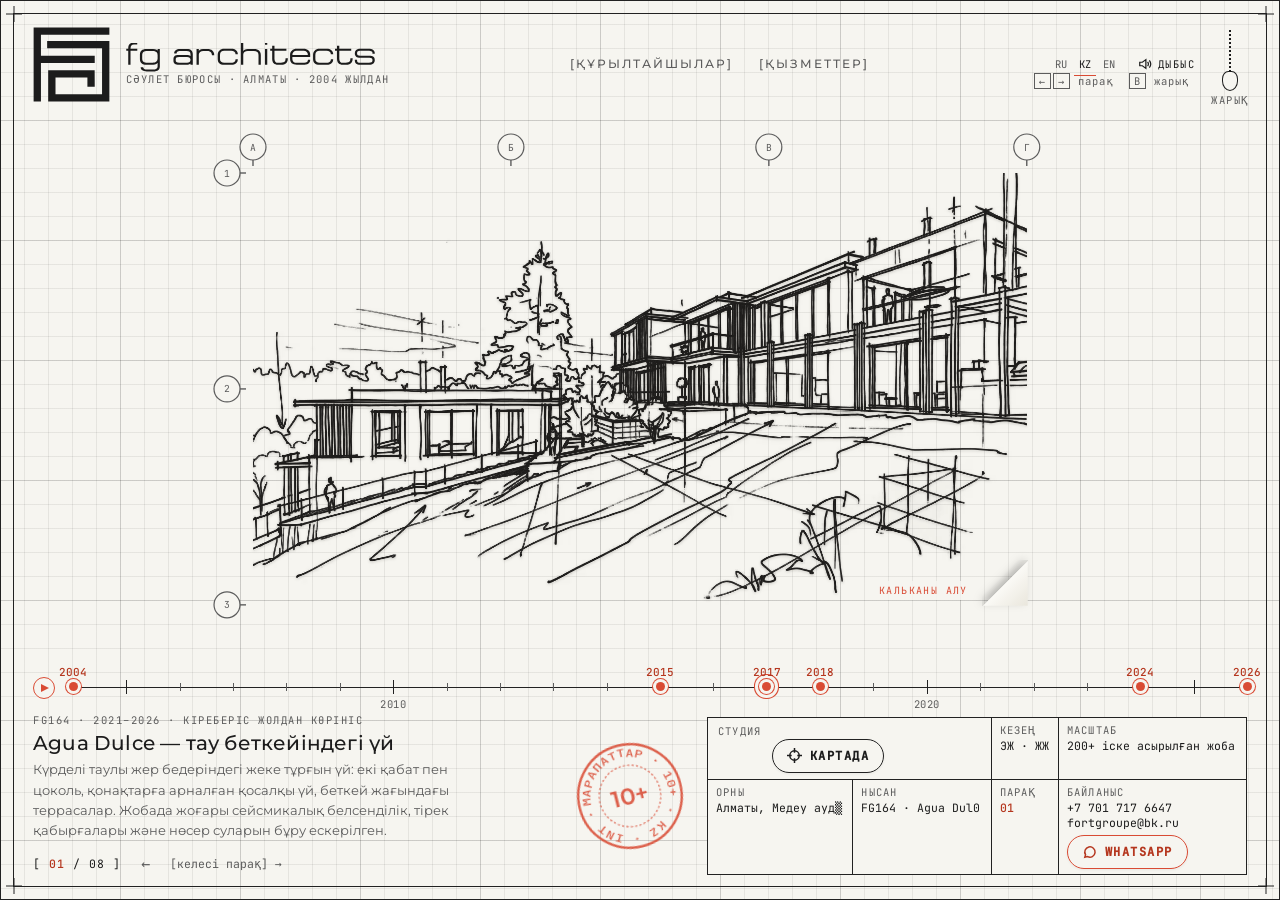
<file: kk/index.html>
<!DOCTYPE html>
<html lang="kk">
<head>
<meta charset="UTF-8">
<meta http-equiv="Content-Security-Policy" content="default-src 'self'; script-src 'self' 'unsafe-inline' https://www.googletagmanager.com https://mc.yandex.ru https://mc.yandex.kz https://yastatic.net; style-src 'self' 'unsafe-inline'; img-src 'self' data: blob: https://mc.yandex.ru https://mc.yandex.kz https://*.yandex.ru https://*.yandex.kz https://www.google-analytics.com https://*.google-analytics.com https://*.googletagmanager.com https://*.doubleclick.net https://*.google.com https://*.google.kz; font-src 'self' data:; connect-src 'self' data: blob: https://www.google-analytics.com https://*.google-analytics.com https://*.analytics.google.com https://*.googletagmanager.com https://mc.yandex.ru https://mc.yandex.kz https://*.yandex.ru https://*.yandex.kz; frame-src https://mc.yandex.ru https://mc.yandex.kz; worker-src 'self' blob:; media-src 'self' data: blob:; object-src 'none'; base-uri 'self'; form-action 'none'; upgrade-insecure-requests">
<meta name="referrer" content="strict-origin-when-cross-origin">
<meta name="viewport" content="width=device-width, initial-scale=1, viewport-fit=cover">
<title>fg architects — Алматыдағы сәулет бюросы | сәулет және интерьерлер</title>
<meta name="description" id="metaDesc" content="fg architects («Fort Groupe» ЖШС) — 2004 жылдан бері Алматыдағы сәулет бюросы: 200-ден астам іске асырылған жоба, қазақстандық және халықаралық марапаттар. Тұрғын және қоғамдық сәулет — жеке үйлер, кеңселер, қонақүйлер мен курорттар, қоғамдық моншалар, тир-парк — және барлық түрдегі интерьерлер: эскизден жұмыс жобасы мен авторлық қадағалауға дейін.">
<meta name="theme-color" content="#f6f5f0">
<meta property="og:type" content="website">
<meta property="og:locale" id="ogLocale" content="kk_KZ">
<meta property="og:locale:alternate" content="ru_KZ">
<meta property="og:locale:alternate" content="en_US">
<meta property="og:site_name" content="fg architects">
<!--r7-head--><link rel="canonical" href="https://vladimirroy-cmyk.github.io/FGA-WEB/kk/">
<link rel="alternate" hreflang="ru" href="https://vladimirroy-cmyk.github.io/FGA-WEB/">
<link rel="alternate" hreflang="kk" href="https://vladimirroy-cmyk.github.io/FGA-WEB/kk/">
<link rel="alternate" hreflang="en" href="https://vladimirroy-cmyk.github.io/FGA-WEB/en/">
<link rel="alternate" hreflang="x-default" href="https://vladimirroy-cmyk.github.io/FGA-WEB/">
<meta property="og:url" content="https://vladimirroy-cmyk.github.io/FGA-WEB/kk/">
<meta property="og:image" content="https://vladimirroy-cmyk.github.io/FGA-WEB/assets/og.jpg">
<meta property="og:image:width" content="1200">
<meta property="og:image:height" content="630">
<meta name="twitter:card" content="summary_large_image">
<meta name="twitter:image" content="https://vladimirroy-cmyk.github.io/FGA-WEB/assets/og.jpg"><!--/r7-head-->
<meta property="og:title" id="ogTitle" content="fg architects — Алматыдағы сәулет бюросы">
<meta property="og:description" id="ogDesc" content="2004 жылдан бері: тұрғын және қоғамдық сәулет — жеке үйлер, кеңселер, қонақүйлер мен курорттар, қоғамдық моншалар, тир-парк — және барлық түрдегі интерьерлер. Алматы, Серкебаев даңғылы, 107/1, 13-кеңсе.">
<script type="application/ld+json">
{"@context": "https://schema.org", "@graph": [{"@type": "LocalBusiness", "@id": "#firm", "name": "fg architects", "legalName": "ТОО «Fort Groupe»", "alternateName": ["Fort Groupe", "FG Architects"], "description": "2004 жылдан бері Алматыдағы сәулет бюросы, 200-ден астам іске асырылған жоба: тұрғын және қоғамдық сәулет — жеке үйлер, кеңселер, қонақүйлер мен курорттар, қоғамдық моншалар, тир-парк — және барлық түрдегі интерьерлер. Эскиз, жұмыс жобасы, авторлық қадағалау.", "foundingDate": "2004", "award": "Сәулет және дизайн бойынша қазақстандық және халықаралық байқаулардың марапаттары (10-нан астам)", "telephone": "+77017176647", "email": "fortgroupe@bk.ru", "address": {"@type": "PostalAddress", "streetAddress": "Серкебаев даңғылы, 107/1, 13-кеңсе", "addressLocality": "Алматы", "addressCountry": "KZ"}, "areaServed": [{"@type": "City", "name": "Алматы"}, {"@type": "Country", "name": "Қазақстан"}], "slogan": "Архитектура начинается с человека и строится вокруг человека. Человек — мера всего", "hasOfferCatalog": {"@type": "OfferCatalog", "name": "Қызметтер", "itemListElement": [{"@type": "Offer", "itemOffered": {"@type": "Service", "name": "Жеке үйлерді жобалау, соның ішінде беткейде"}}, {"@type": "Offer", "itemOffered": {"@type": "Service", "name": "Қоғамдық ғимараттарды жобалау: кеңселер, қонақүйлер мен курорттар"}}, {"@type": "Offer", "itemOffered": {"@type": "Service", "name": "Қоғамдық моншалар мен тир-паркті жобалау"}}, {"@type": "Offer", "itemOffered": {"@type": "Service", "name": "Барлық түрдегі интерьер дизайны: тұрғын және қоғамдық"}}, {"@type": "Offer", "itemOffered": {"@type": "Service", "name": "Авторлық қадағалау"}}]}, "knowsAbout": ["2017 жылдан бері BIM-жобалау (Revit)", "тұрғын сәулет", "қоғамдық сәулет", "жеке үйді жобалау", "жер бедерінде жобалау", "қонақүйлер мен курорттарды жобалау", "кеңсе ғимараттары", "қоғамдық моншалар", "тир-парк", "интерьер дизайны", "авторлық қадағалау"], "founder": [{"@id": "#pogodaeva"}, {"@id": "#roy"}], "url": "https://vladimirroy-cmyk.github.io/FGA-WEB/kk/", "image": "https://vladimirroy-cmyk.github.io/FGA-WEB/assets/og.jpg", "inLanguage": "kk"}, {"@type": "Person", "@id": "#pogodaeva", "name": "Оксана Погодаева", "jobTitle": "Негізін қалаушы, басқарушы серіктес", "worksFor": {"@id": "#firm"}}, {"@type": "Person", "@id": "#roy", "name": "Владимир Рой", "alternateName": "Vladimir Roy", "jobTitle": "Тең құрылтайшы, жобалардың бас сәулетшісі", "worksFor": {"@id": "#firm"}}]}
</script>
<link rel="icon" href="../favicon.ico" sizes="any">
<link rel="icon" href="../favicon.svg" type="image/svg+xml">
  <link rel="preload" as="font" type="font/woff2" crossorigin href="../fonts/tDbv2o-flEEny0FZhsfKu5WU4zr3E_BX0PnT8RD8yKwBNntkaToggR7BYRbKPxTcwhsk.woff2">
  <link rel="preload" as="font" type="font/woff2" crossorigin href="../fonts/tDbv2o-flEEny0FZhsfKu5WU4zr3E_BX0PnT8RD8yKwBNntkaToggR7BYRbKPxDcwg.woff2">
  <link rel="preload" as="font" type="font/woff2" crossorigin href="../fonts/JTUSjIg1_i6t8kCHKm459W1hyzbi.woff2">
  <link rel="preload" as="font" type="font/woff2" crossorigin href="../fonts/JTUSjIg1_i6t8kCHKm459Wlhyw.woff2">
  <link rel="stylesheet" href="../css/app.css?v=223a525c">
<link rel="preload" as="image" href="../assets/img/Fg117_sk-10.webp" fetchpriority="high">
<link rel="preload" as="image" href="../assets/img/Fg117_sk-10-light.webp">

</head>
<body>
<div class="drafting-board" id="board">
  <div class="board-frame">
    <div class="crosshair ch-tl"></div><div class="crosshair ch-tr"></div>
    <div class="crosshair ch-bl"></div><div class="crosshair ch-br"></div>
  </div>
  <div class="dm" id="dm" aria-hidden="true">
    <div class="dm-h" id="dmH"></div><div class="dm-v" id="dmV"></div>
    <svg class="dm-head" id="dmHead" viewBox="-32 -32 64 64">
      <circle r="22" fill="none" stroke="var(--accent)" stroke-width="1"/>
      <circle r="3" fill="none" stroke="var(--accent)" stroke-width="1"/>
      <g id="dmTicks" stroke="var(--accent)" stroke-width="1"></g>
    </svg>
    <div class="dm-x" id="dmX">X 0000</div><div class="dm-y" id="dmY">Y 0000</div>
  </div>

  <!-- ===== Верх ===== -->
  <header class="top-bar">
    <a class="logo-block" href="#" onclick="event.preventDefault();goHome()" data-i18n-title="logo.aria" title="fg architects — бірінші параққа" aria-label="fg architects — бірінші параққа" data-i18n-aria="logo.aria">
      <svg class="logo-mark" viewBox="8200 -150 11880 11720" aria-hidden="true"><path d="M8296.3 0c3895.5,0 7790.9,0 11686.3,0l0 1129.3 -10557 0 0 3216.3 8298.2 0 0 1129.4 -8298.2 0 0 5941.3 -1129.3 0 0 -11416.3zm8298.2 7733.7l-4922.4 0 0 2553.2 7181.1 0 0 -7070.7 -8470.2 0 0 -1129.4 9599.5 0 0 9329.5c-3146.6,0 -6293.2,0 -9439.8,0l0 -4811.9 7169 0 12.1 2553.2 -1129.3 0 0 -1423.8z"/></svg>
      <h1 class="logo-text"><span class="sr-only">fg architects — </span><svg class="logo-word" viewBox="0 13050 28279 3300" aria-hidden="true"><path d="M225.3 13929l-225.3 0 0 -218 225.3 0 0 -43.6c0,-226.5 55.1,-395.5 165.4,-506.3 110.2,-110.8 270.7,-166 481.5,-166l377.9 0 0 225.3 -377.9 0c-128.4,0 -224.7,35.7 -288.9,107.8 -64.2,72.1 -96.3,187.7 -96.3,346.4l0 36.4 770.4 0 0 218 -770.4 0 0 1591.6 -261.6 0 0 -1591.6zm1330 931.5l0 -297.4 0 -159.3c0,-215.6 61.2,-381.6 184.1,-499.1 122.9,-116.9 307,-175.6 552.3,-175.6l758.9 0c162.9,0 298,32.1 404.6,96.3 34.5,21.2 72.1,53.3 113.3,96.3l0 -192.6 254.3 0 0 1981.1c0,179.3 -55.7,317.3 -167.1,413.7 -128.4,111.4 -327,167.1 -596,167.1l-726.8 0c-208.3,0 -375.5,-43.6 -501.5,-130.8 -126,-87.2 -189,-203.5 -189,-348.9l283.4 0c0,70.3 37,131.4 111.5,183.5 73.9,52.1 181.7,78.1 322.8,78.1l686.2 0c167.8,0 296.7,-33.3 387,-99.9 90.2,-66.6 135.1,-147.2 135.1,-241.6l0 -421.6c-19.4,46.1 -66.7,89.7 -142.4,130.8 -99.3,53.3 -219.8,80 -361,80l-751 0c-505.7,0 -758.9,-219.8 -758.9,-660.1zm2013.2 -43.6l0 -391.3c0,-142.3 -44.9,-256.2 -134.5,-341 -99.3,-91.4 -241,-137.5 -425.2,-137.5l-596 0c-215.6,0 -368.8,38.2 -459.7,113.9 -90.9,76.3 -136.3,198 -136.3,364.6l0 391.3c0,169 48.5,292.5 145.4,370.1 96.9,76.9 247.1,115.7 450.6,115.7l596 0c184.1,0 323.4,-44.8 417.9,-133.9 94.5,-89.6 141.7,-206.5 141.7,-351.9zm1802.4 27.9c0,-128.4 43.6,-228.9 131.4,-301.6 96.9,-80 240.4,-119.9 430,-119.9l1050.8 0c126.6,0 218.6,23 277.4,69 19.4,14.5 36.4,38.8 50.9,72.7l0 -245.9c0,-108.4 -32.7,-195 -98.7,-259.8 -77.5,-74.5 -190.8,-112.1 -339.2,-112.1l-697.7 0c-184.7,0 -314.9,38.8 -390.7,116.3 -24.2,24.2 -42.4,63 -54.5,116.3l0 65.4 -268.9 0 0 -65.4c-26.7,-104.2 26.7,-208.3 159.9,-312.5 116.3,-92.1 278.6,-138.1 486.9,-138.1l788.6 0c235,0 408.2,55.7 519.7,166.6 104.2,104.2 156.2,259.2 156.2,464.5l0 1160.4 -261.6 0 0 -145.4c-29.1,33.9 -54.5,58.2 -76.3,72.7 -70.3,48.5 -151.4,72.7 -243.5,72.7l-1017.5 0c-198.7,0 -348.9,-37 -450.6,-110.8 -101.8,-73.9 -152.6,-189.6 -152.6,-347l0 -218zm655.9 -203.5c-158.1,0 -263.4,20 -315.5,60 -52.7,40 -78.7,107.2 -78.7,201.7l0 130.8c0,87.2 25.5,150.2 76.9,188.9 63,48.5 169,72.7 317.3,72.7l890.3 0c262.8,0 394.3,-109 394.3,-327 0,-111.5 -32.7,-193.8 -98.7,-247.1 -65.4,-53.3 -164.1,-79.9 -295.5,-79.9l-890.3 0zm2233 879.4l-261.6 0 0 -1791.5 261.6 0 0 232.6c29.1,-53.3 58.2,-92.1 87.2,-116.3 92.1,-77.6 222.9,-116.3 392.5,-116.3l508.7 0c232.6,0 414.3,57 545.1,170.2 145.3,125.4 218,292.5 218,502.1l0 50.9 -261.6 0 0 -21.8c0,-105.4 -25.5,-198 -76.3,-277.4 -89.7,-137.5 -239.9,-205.9 -450.6,-205.9l-465.2 0c-140.5,0 -258.6,41.8 -354.3,125.4 -95.7,83 -143.5,181.7 -143.5,294.9l0 1153.2zm3670.2 -210.8c198.7,0 340.4,-52.1 425.2,-156.2 53.3,-65.4 79.9,-141.7 79.9,-228.9l0 -36.4 261.6 0 0 29.1c0,133.3 -36.3,249.5 -109,348.9 -126,174.4 -341.6,261.6 -646.8,261.6l-806.7 0c-244.6,0 -427,-58.7 -546.9,-176.2 -119.9,-117.5 -179.9,-281.6 -179.9,-492.4l0 -450.6c0,-205.9 60.6,-369.5 181.7,-490.6 130.8,-133.3 319.8,-199.9 566.9,-199.9l784.9 0 7.3 0c230.1,0 409.4,52.1 537.8,156.3 140.5,113.9 210.7,260.4 210.7,439.7l0 29.1 -261.6 0 0 -21.2c0,-121.7 -43.6,-216.2 -130.8,-284 -87.2,-67.9 -208.3,-101.8 -363.4,-101.8l-784.9 0c-155,0 -274.9,40 -359.8,119.9 -84.8,80 -127.2,197.4 -127.2,352.5l0 450.6c0,140.5 44.8,250.7 134.5,330.7 89.6,80 201.1,119.9 334.3,119.9l792.2 0zm1907.8 -1580.7l697.7 0c266.5,0 466.4,69.1 599.6,206.5 118.7,123.6 178.1,288.9 178.1,497.2l0 1087.8 -261.6 0 0 -1087.8c0,-154.4 -47.3,-274.3 -141.7,-358.5 -94.5,-84.8 -219.2,-127.2 -374.3,-127.2l-697.7 0c-157.5,0 -284,41.8 -379.8,125.4 -95.7,83 -143.5,203.5 -143.5,360.4l0 1087.8 -261.6 0 0 -2525.6 261.6 0 0 988.4c48.5,-82.4 101.8,-139.3 159.9,-170.8 99.4,-55.8 220.5,-83.6 363.4,-83.6zm1947.8 1791.5l0 -1795.1 261.6 0 0 1795.1 -261.6 0zm0 -2525.6l261.6 0 0 261.6 -261.6 0 0 -261.6zm1082.9 1886l0 -944.8 1355.4 0 0 -218 -1355.4 0 0 -348.9 -261.6 0 0 348.9 -225.3 0 0 218 225.3 0 0 904.8c0,227.7 56.3,397.9 169,510.6 112.6,112.7 271.9,169 477.8,169l374.3 0c302.8,0 517.2,-86 643.2,-258 80,-109 119.9,-248.3 119.9,-417.9l0 -50.9 -261.6 0 0 21.8c0,147.8 -25.5,255.6 -76.3,323.4 -80,109 -230.1,163.5 -450.6,163.5l-348.9 0c-113.8,0 -204.7,-33.9 -272.5,-101.8 -75.1,-75.1 -112.6,-181.7 -112.6,-319.8zm3801.1 -457.9c0,-150.2 -42.4,-268.9 -127.2,-356.1 -84.8,-87.2 -203.5,-130.8 -356.1,-130.8l-821.3 0c-138.1,0 -249.5,43.6 -334.3,130.8 -84.8,87.2 -127.2,205.9 -127.2,356.1l1766.1 0zm-378 1104.7l-879.4 0c-513.6,0 -770.4,-225.3 -770.4,-675.9l0 -472.4c0,-176.9 65.4,-328.3 196.2,-454.3 143,-138.1 331.9,-207.1 566.9,-207.1l755.9 0c247.1,0 439.7,63 577.8,189 128.4,116.3 192.6,264 192.6,443.3l0 290.7 -2027.7 0 0 174.4c0,174.4 47.3,302.8 141.7,385.2 82.4,72.7 201.1,109 356.1,109l853.9 0c138.1,0 241.7,-30.9 310.7,-92.7 69,-61.8 103.6,-139.9 103.6,-234.4l0 -36.3 261.6 0 0 36.3c0,138.1 -44.9,256.8 -134.5,356.1 -113.9,126 -282.2,188.9 -505.1,188.9zm2489.2 -218c198.7,0 340.4,-52.1 425.2,-156.2 53.3,-65.4 79.9,-141.7 79.9,-228.9l0 -36.4 261.6 0 0 29.1c0,133.3 -36.3,249.5 -109,348.9 -126,174.4 -341.6,261.6 -646.8,261.6l-806.7 0c-244.6,0 -427,-58.7 -546.9,-176.2 -119.9,-117.5 -179.9,-281.6 -179.9,-492.4l0 -450.6c0,-205.9 60.6,-369.5 181.7,-490.6 130.8,-133.3 319.8,-199.9 566.9,-199.9l784.9 0 7.3 0c230.1,0 409.4,52.1 537.8,156.3 140.5,113.9 210.7,260.4 210.7,439.7l0 29.1 -261.6 0 0 -21.2c0,-121.7 -43.6,-216.2 -130.8,-284 -87.2,-67.9 -208.3,-101.8 -363.4,-101.8l-784.9 0c-155,0 -274.9,40 -359.8,119.9 -84.8,80 -127.2,197.4 -127.2,352.5l0 450.6c0,140.5 44.8,250.7 134.5,330.7 89.6,80 201.1,119.9 334.3,119.9l792.2 0zm1464.5 -428.8l0 -944.8 1355.4 0 0 -218 -1355.4 0 0 -348.9 -261.6 0 0 348.9 -225.3 0 0 218 225.3 0 0 904.8c0,227.7 56.3,397.9 169,510.6 112.6,112.7 271.9,169 477.8,169l374.3 0c302.8,0 517.2,-86 643.2,-258 80,-109 119.9,-248.3 119.9,-417.9l0 -50.9 -261.6 0 0 21.8c0,147.8 -25.5,255.6 -76.3,323.4 -80,109 -230.1,163.5 -450.6,163.5l-348.9 0c-113.8,0 -204.7,-33.9 -272.5,-101.8 -75.1,-75.1 -112.6,-181.7 -112.6,-319.8zm2020.4 65.4l0 101.7c0,87.2 23,149 69,185.3 63.6,50.9 182.9,76.3 358,76.3l926.6 0c265.3,0 397.9,-84.8 397.9,-254.3l0 -80c0,-80 -29.7,-142.3 -89.6,-187.1 -59.4,-44.9 -143.6,-67.3 -253.2,-67.3l-1050.2 0c-202.3,0 -354.3,-36.3 -457.9,-109 -103.6,-72.7 -155,-191.4 -155,-356.1l0 -72.7c0,-133.3 50.9,-241.1 152.6,-323.4 116.3,-94.5 278.6,-141.7 486.9,-141.7l850.3 0c298,0 510,48.5 635.9,145.4 94.5,72.7 141.7,172 141.7,298l0 123.5 -261.6 0 0 -116.3c0,-55.7 -25.4,-101.8 -76.3,-138.1 -87.2,-63 -231.3,-94.5 -432.4,-94.5l-901.2 0c-227.7,0 -341.6,82.4 -341.6,247.1l0 72.7c0,164.7 114.5,247.1 342.8,247.1l1050.2 0c202.3,0 355.5,38.8 461.5,116.3 106,77.5 158.7,196.2 158.7,356.1l0 80c0,133.2 -50.9,242.2 -152.6,327 -116.3,96.9 -281,145.3 -494.2,145.3l-995.7 0c-235,0 -403.4,-46 -505.1,-138.1 -80,-72.7 -119.9,-176.8 -119.9,-312.5l0 -130.8 254.4 0z"/></svg><small data-i18n="tagline">Сәулет бюросы · Алматы · 2004 жылдан</small></h1>
    </a>
    <nav class="tabs-nav" id="tabs" role="tablist" aria-label="Разделы" data-i18n-aria="tabs.aria">
      <button class="tab-btn" role="tab" id="tab-founders" aria-controls="tracing-overlay" aria-selected="false" data-tab="founders" onclick="selectTab('founders')"><span aria-hidden="true">[</span><span data-i18n="tab.founders">Құрылтайшылар</span><span aria-hidden="true">]</span></button>
      <button class="tab-btn" role="tab" tabindex="-1" id="tab-services" aria-controls="services-overlay" aria-selected="false" aria-haspopup="dialog" data-tab="services" onclick="selectTab('services')"><span aria-hidden="true">[</span><span data-i18n="svc.tab">Қызметтер</span><span aria-hidden="true">]</span></button>
    </nav>
    <div class="top-right">
      <div class="lang-switch" role="group" aria-label="Сайт тілі" data-i18n-aria="lang.aria">
        <button data-lang="ru" aria-pressed="true" lang="ru" onclick="setLang('ru')">RU</button><button data-lang="kk" aria-pressed="false" lang="kk" onclick="setLang('kk')">KZ</button><button data-lang="en" aria-pressed="false" lang="en" onclick="setLang('en')">EN</button>
      </div>
      <button class="sound-btn" id="soundBtn" aria-pressed="true" onclick="toggleSound()" aria-label="Қарындаш дыбысы: қосу немесе өшіру" data-i18n-aria="sound.aria">
        <svg viewBox="0 0 16 16" aria-hidden="true"><path d="M2 6h3l4-3v10l-4-3H2z"/><path class="wave" d="M11 5.5c1 1.4 1 3.6 0 5M13 3.8c1.8 2.4 1.8 6 0 8.4"/></svg><span data-i18n="sound.label">Дыбыс</span>
      </button>
      <button class="lamp-cord" id="themeBtn" aria-pressed="false" aria-label="Жарық: терезелері жарықтандырылған көк сызба" data-i18n-aria="theme.aria">
        <span class="cord"></span><span class="bead"></span><span class="lamp-lbl" data-i18n="lamp.label">жарық</span>
      </button>
    </div>
  </header>

  <div class="kbd-hint" aria-hidden="true"><kbd>←</kbd><kbd>→</kbd> <span data-i18n="hint.sheets">парақ</span> &nbsp;<kbd>B</kbd> <span data-i18n="hint.bp">жарық</span></div>

  <!-- ===== Сцена ===== -->
  <main class="canvas-stage" id="stage" role="tabpanel" aria-labelledby="tab-arch">
    <div class="sketch-wrapper" id="sketch">
      <canvas id="gl" role="img" aria-label="Эскиз: Agua Dulce — дом на горном склоне, вид с подъездной дороги"></canvas>
      <svg class="overlay-svg" id="ovl"></svg>
      <div class="t-square" id="tsq"></div>
      <div class="rl-under" id="rlUnder" hidden aria-hidden="true"><div class="rl-bg"></div><img class="rl-img" alt="" decoding="async"></div>
      <div class="reality" id="reality" hidden aria-hidden="true"><div class="rl-bg"></div><img class="rl-img" alt="" decoding="async"><span class="rl-tag"></span></div>
      <div class="kalka-edge" id="kEdge" hidden aria-hidden="true"><span class="ke-grip"></span></div>
      <button class="peel" id="peelBtn" type="button" hidden aria-pressed="false"><span class="pl-c" aria-hidden="true"></span><span class="pl-t">Снять кальку</span></button>
      <div class="wipe-handle" id="wipe"><em class="l" data-i18n="layer.shade">Тон</em><span>⇆</span><em class="r" data-i18n="layer.lines">Сызық</em></div>
    </div>
    <button class="zoom-btn" id="zoomBtn" hidden onclick="toggleZoom()" aria-pressed="true"><svg viewBox="0 0 16 16" aria-hidden="true"><path d="M1 5V1h4M11 1h4v4M15 11v4h-4M5 15H1v-4"/></svg><span>Весь лист</span></button>
    <button class="peel-m" id="peelM" type="button" hidden aria-pressed="false"><svg viewBox="0 0 16 16" aria-hidden="true"><path d="M2 2h12v12H2z"/><path d="M8 2v12"/><path d="M14 14l-4-4"/></svg><span>Снять кальку</span></button>
    <div class="loader" id="loader" aria-hidden="true" data-i18n="loader">ПАРАҚ БЕКІТІЛУДЕ…</div>

    <button id="concept-toggle-btn" class="concept-toggle hidden" onclick="toggleConceptLayer()" aria-label="Қабатты ауыстыру: сызықтар немесе тондық бейнелеу" data-i18n-aria="layer.aria">
      <span class="k" data-i18n="layer.label">Қабат:</span><b id="lyL" class="on" data-i18n="layer.lines">Сызық</b><span class="k">/</span><b id="lyS" data-i18n="layer.shade">Тон</b>
    </button>

    <section id="tracing-overlay" class="tracing-overlay" aria-hidden="true" inert>
      <div class="tape tape-tl"></div><div class="tape tape-tr"></div>
      <button class="kalka-close" onclick="closeFounders()" aria-label="Жабу" data-i18n-aria="close">×</button>
      <div class="tracing-header"><span data-i18n="tr.header">FG ARCHITECTS — БЮРО БАСШЫЛЫҒЫ</span><span class="hide-m" data-i18n="tr.sheet">ПАРАҚ: КАЛЬКА 01-А</span></div>
      <div class="founders-grid">
        <div class="founder-card">
          <div class="founder-sketch-avatar"><img class="ph" data-asset="ph_oxy" data-i18n-alt="f2.name" alt="Оксана Погодаева" width="168" height="168" decoding="async"></div>
          <div class="founder-name" data-i18n="f2.name">Оксана Погодаева</div>
          <div class="founder-role" data-i18n="f2.role">ҚҰРЫЛТАЙШЫ / БАСҚАРУШЫ СЕРІКТЕС</div>
          <div class="founder-since" data-i18n="f2.since">1995 жылдан бері кәсіпте</div>
          <div class="founder-signature">O. Pogodaeva</div>
        </div>
        <div class="founder-card">
          <div class="founder-sketch-avatar"><img class="ph" data-asset="ph_roy" data-i18n-alt="f1.name" alt="Владимир Рой" width="168" height="168" decoding="async"></div>
          <div class="founder-name" data-i18n="f1.name">Владимир Рой</div>
          <div class="founder-role" data-i18n="f1.role">ТЕҢ ҚҰРЫЛТАЙШЫ / ЖОБАЛАРДЫҢ БАС СӘУЛЕТШІСІ</div>
          <div class="founder-since" data-i18n="f1.since">1999 жылдан бері кәсіпте</div>
          <div class="founder-signature">V. Roy</div>
        </div>
      </div>
      <p class="manifesto-quote" data-i18n="quote">«Сәулет адамнан басталып, адамның айналасында тұрғызылады. Адам — бәрінің өлшемі».</p>
      <div class="bim-line"><b>BIM</b><span data-i18n="bim.line">2017 жылдан бері BIM (Revit) жүйесінде жобалаймыз: эскизден жұмыс құжаттамасына дейін бірыңғай цифрлық модель</span></div>
      <div class="tracing-foot"><span data-i18n="tr.foot">Студия 2004 жылы құрылған · Алматы, Серкебаев даңғылы, 107/1, 13-кеңсе</span><span><a href="mailto:fortgroupe@bk.ru">fortgroupe@bk.ru</a> · <a href="tel:+77017176647">+7 701 717 6647</a></span></div>
    </section>
    <section id="map-overlay" class="tracing-overlay kalka" aria-hidden="true" inert role="dialog" aria-modal="true" aria-labelledby="mapTitle">
      <div class="tape tape-tl"></div><div class="tape tape-tr"></div>
      <button class="kalka-close" onclick="closeKalka()" aria-label="Жабу" data-i18n-aria="close">×</button>
      <div class="tracing-header"><span data-i18n="map.header">ЖАҒДАЯТТЫҚ СХЕМА — СТУДИЯ КЕҢСЕСІ</span><span class="hide-m" data-i18n="map.sheet">ПАРАҚ: КАЛЬКА 02-А</span></div>
      <div class="map-body">
        <svg class="compass" viewBox="-60 -60 120 120" aria-hidden="true">
          <circle r="54" class="c1"/><circle r="40" class="c2"/><circle r="4" class="c3"/>
          <path class="n" d="M0 -52 L7 0 L0 6 L-7 0Z"/><path class="s" d="M0 52 L7 0 L0 -6 L-7 0Z"/>
          <path class="w" d="M-46 0 L0 5 L4 0 L0 -5Z"/><path class="w" d="M46 0 L0 5 L-4 0 L0 -5Z"/>
          <text y="-58" text-anchor="middle">N</text>
        </svg>
        <div class="map-text">
          <div class="map-lead" id="mapTitle" data-i18n="map.lead">fg architects кеңсесі</div>
          <div class="map-addr" data-i18n="addr">Алматы, Серкебаев даңғылы, 107/1, 13-кеңсе</div>
          <div class="map-open" data-i18n="map.open">Навигатордан ашу</div>
          <div class="map-links">
            <a target="_blank" rel="noopener noreferrer" href="https://2gis.kz/almaty/search/%D0%A1%D0%B5%D1%80%D0%BA%D0%B5%D0%B1%D0%B0%D0%B5%D0%B2%D0%B0%20107%2F1">2GIS</a>
            <a target="_blank" rel="noopener noreferrer" href="https://www.google.com/maps/search/?api=1&amp;query=%D0%90%D0%BB%D0%BC%D0%B0%D1%82%D1%8B%2C%20%D0%BF%D1%80%D0%BE%D1%81%D0%BF%D0%B5%D0%BA%D1%82%20%D0%A1%D0%B5%D1%80%D0%BA%D0%B5%D0%B1%D0%B0%D0%B5%D0%B2%D0%B0%20107%2F1">Google Maps</a>
            <a target="_blank" rel="noopener noreferrer" href="https://yandex.kz/maps/162/almaty/?text=%D0%90%D0%BB%D0%BC%D0%B0%D1%82%D1%8B%2C%20%D0%BF%D1%80%D0%BE%D1%81%D0%BF%D0%B5%D0%BA%D1%82%20%D0%A1%D0%B5%D1%80%D0%BA%D0%B5%D0%B1%D0%B0%D0%B5%D0%B2%D0%B0%20107%2F1"><span data-i18n="map.yandex">Яндекс Карталар</span></a>
          </div>
          <div class="map-contacts"><a href="https://wa.me/77017176647" target="_blank" rel="noopener noreferrer">WhatsApp</a> · <a href="tel:+77017176647">+7 701 717 6647</a> · <a href="mailto:fortgroupe@bk.ru">fortgroupe@bk.ru</a></div>
        </div>
      </div>
    </section>

    <section id="services-overlay" class="tracing-overlay kalka" aria-hidden="true" inert role="dialog" aria-modal="true" aria-labelledby="svcTitle">
      <div class="tape tape-tl"></div><div class="tape tape-tr"></div>
      <button class="kalka-close" onclick="closeKalka()" aria-label="Жабу" data-i18n-aria="close">×</button>
      <div class="tracing-header"><span data-i18n="svc.header">FG ARCHITECTS — ҚЫЗМЕТТЕР ТІЗІМДЕМЕСІ</span><span class="hide-m" data-i18n="svc.sheet">ПАРАҚ: КАЛЬКА 04-А</span></div>
      <div class="svc-body">
        <h3 class="svc-title" id="svcTitle" data-i18n="svc.title">Біз не жобалаймыз</h3>
        <ol class="svc-list"><li data-i18n="svc.1">Тұрғын сәулет: жеке үйлер, соның ішінде беткейде</li><li data-i18n="svc.2">Қоғамдық сәулет: кеңселер, қонақүйлер мен курорттар</li><li data-i18n="svc.3">Қоғамдық моншалар, тир-парк</li><li data-i18n="svc.4">Барлық түрдегі интерьерлер: тұрғын және қоғамдық</li><li data-i18n="svc.5">Нысандағы авторлық қадағалау</li></ol>
        <p class="svc-stages"><b data-i18n="svc.stages.k">Кезеңдер</b><span data-i18n="svc.stages">эскиздік жоба → жұмыс жобасы → авторлық қадағалау</span></p>
        <div class="bim-line"><b>BIM</b><span data-i18n="bim.line">2017 жылдан бері BIM (Revit) жүйесінде жобалаймыз: эскизден жұмыс құжаттамасына дейін бірыңғай цифрлық модель</span></div>
        <a class="map-btn wa-btn svc-cta" target="_blank" rel="noopener noreferrer" href="https://wa.me/77017176647"><svg viewBox="0 0 16 16" aria-hidden="true"><path d="M3 13l.8-2.6A5.5 5.5 0 1 1 6 12.4z"/></svg><span data-i18n="svc.cta">Жобаны талқылау</span></a>
      </div>
    </section>
    <section id="awards-overlay" class="tracing-overlay kalka" aria-hidden="true" inert role="dialog" aria-modal="true" aria-labelledby="awTitle">
      <div class="tape tape-tl"></div><div class="tape tape-tr"></div>
      <button class="kalka-close" onclick="closeKalka()" aria-label="Жабу" data-i18n-aria="close">×</button>
      <div class="tracing-header"><span data-i18n="awards.header">FG ARCHITECTS — МАРАПАТТАР ТІЗІМІ</span><span class="hide-m" data-i18n="awards.sheet">ПАРАҚ: КАЛЬКА 03-А</span></div>
      <div class="aw-body">
        <div class="aw-count" id="awTitle"><b data-i18n="awards.count">10+</b><span data-i18n="awards.lead">сәулет және дизайн бойынша қазақстандық және халықаралық конкурстардың марапаты</span></div>
        <p class="aw-text" data-i18n="awards.text">Студияның негізін қалаушылар — сәулет және интерьер дизайны бойынша қазақстандық және халықаралық конкурстардың жеңімпаздары. Студия 2004 жылдан бері 200-ден астам жобаны іске асырды.</p>
        <table class="aw-table" id="awTable" hidden></table>
      </div>
    </section>
  </main>

  <!-- ===== Таймлайн ===== -->
  <nav class="timeline" id="timeline" aria-label="Студия кезеңдері" data-i18n-aria="tl.aria">
    <div class="tl-rule" id="tlRule"></div>
    <button class="tl-play" id="tlPlay" type="button" onclick="event.stopPropagation();tlTour.toggle()" aria-label="Кезеңдерді көрсету" data-i18n-aria="tl.play"><svg class="pl" viewBox="0 0 8 8" aria-hidden="true"><path d="M0 0L8 4L0 8Z"/></svg><svg class="ps" viewBox="0 0 8 8" aria-hidden="true"><path d="M0 0h3v8H0zM5 0h3v8H5z"/></svg></button>
    <div class="tl-pop" id="tlPop" role="status" aria-live="polite"></div>
  </nav>

  <!-- ===== Низ ===== -->
  <footer class="bottom-bar">
    <div class="left-col">
      <div class="caption" id="caption" aria-live="polite">
        <div class="meta" id="cap-meta">FG164 · 2021–2026 · Вид с подъездной дороги</div>
        <h2 id="cap-title">Agua Dulce — дом на горном склоне</h2>
        <p id="cap-desc">Индивидуальный жилой дом на сложном горном рельефе: два этажа и цоколь, гостевой флигель, террасы со стороны склона. Проект учитывает высокую сейсмичность, подпорные стены и отвод ливневых вод.</p>
        <button class="cap-more" id="capMore" aria-expanded="false" onclick="toggleCap()" data-i18n="cap.more">Толығырақ</button>
      </div>
      <div class="project-nav" id="pnav">
        <span id="project-index">[ <b>01</b> / 08 ]</span>
        <button class="nav-btn arrow" onclick="prevProject()" aria-label="Алдыңғы парақ" data-i18n-aria="nav.prev">←</button>
        <button class="nav-btn" onclick="nextProject()"><span class="nx-l" data-i18n="nav.next">[келесі парақ] →</span><span class="nx-s" data-i18n="nav.short">Әрі қарай →</span></button>
      </div>
    </div>
    <div class="tb-wrap">
    <button class="award-seal" id="awardSeal" onclick="openKalka('awards-overlay')" aria-label="Студия марапаттары: тізімді ашу" data-i18n-aria="awards.aria">
      <svg viewBox="0 0 100 100" aria-hidden="true"><defs><path id="sealPath" d="M50 50 m-36 0 a36 36 0 1 1 72 0 a36 36 0 1 1 -72 0"/></defs>
        <circle cx="50" cy="50" r="47" class="r1"/><circle cx="50" cy="50" r="28" class="r2"/>
        <text class="ring"><textPath href="#sealPath" id="sealText" textLength="222" lengthAdjust="spacingAndGlyphs" data-i18n="awards.seal">МАРАПАТТАР · 10+ · KZ · INT · </textPath></text>
        <text x="50" y="57" text-anchor="middle" class="big">10+</text></svg>
    </button>
    <table class="title-block" id="tb">
      <tr>
        <td colspan="2" class="tb-addr"><span class="k" data-i18n="tb.studio">Студия</span>
          <button class="map-btn" onclick="openKalka('map-overlay')" aria-label="Студия кеңсесін картадан көрсету" data-i18n-aria="map.aria"><svg viewBox="0 0 16 16" aria-hidden="true"><circle cx="8" cy="8" r="5"/><path d="M8 0v5M8 11v5M0 8h5M11 8h5"/></svg><span data-i18n="map.btn">Картада</span></button></td>
        <td><span class="k" data-i18n="tb.stage">Кезең</span><span id="tb-stage">—</span></td>
        <td><span class="k" data-i18n="tb.scale">Масштаб</span><span id="tb-scale" data-i18n="scale.firm">200+ іске асырылған жоба</span></td>
      </tr>
      <tr>
        <td><span class="k" data-i18n="tb.location">Орны</span><span id="tb-location">—</span></td>
        <td><span class="k" data-i18n="tb.object">Нысан</span><span id="tb-object-name">—</span></td>
        <td><span class="k" data-i18n="tb.sheet">Парақ</span><span id="tb-sheet">01</span></td>
        <td><span class="k" data-i18n="tb.contacts">Байланыс</span><a href="tel:+77017176647">+7 701 717 6647</a><br><a href="mailto:fortgroupe@bk.ru">fortgroupe@bk.ru</a><br><a class="map-btn wa-btn" target="_blank" rel="noopener noreferrer" href="https://wa.me/77017176647"><svg viewBox="0 0 16 16" aria-hidden="true"><path d="M3 13l.8-2.6A5.5 5.5 0 1 1 6 12.4z"/></svg>WhatsApp</a></td>
      </tr>
    </table>
    </div>
  </footer>
</div>
<label class="haptic-proxy" aria-hidden="true" id="hapticProxy"><input type="checkbox" switch tabindex="-1"></label>
<noscript><section style="position:fixed;inset:12%;overflow:auto;background:#f6f5f0;padding:24px;font:14px/1.6 sans-serif;z-index:99">
<h2>fg architects — Алматыдағы сәулет бюросы</h2>
<p>«Fort Groupe» ЖШС, 2004 жылдан бері: 200-ден астам іске асқан жоба, қазақстандық және халықаралық байқаулардың 10-нан астам марапаты. Тұрғын және қоғамдық сәулет — жеке үйлер, кеңселер, қонақүйлер мен курорттар, қоғамдық моншалар, тир-парк — және барлық түрдегі интерьерлер: эскиздік жоба, жұмыс жобасы, авторлық қадағалау.</p>
<p>Басшылық: Оксана Погодаева — негізін қалаушы, басқарушы серіктес (кәсіпте 1995 жылдан); Владимир Рой — тең құрылтайшы, жобалардың бас сәулетшісі (кәсіпте 1999 жылдан).</p>
<p>Алматы, Серкебаев даңғылы, 107/1, 13-кеңсе · <a href="tel:+77017176647">+7 701 717 6647</a> · <a href="mailto:fortgroupe@bk.ru">fortgroupe@bk.ru</a></p>
<h3>Жобалар</h3>
<ul>
<li><b>Agua Dulce (FG164), Алматы, Медеу ауданы, 2021–2026</b> — күрделі тау бедеріндегі жеке тұрғын үй: екі қабат және цоколь, қонақ үйшігі, террасалар, табиғи тас қаптамасы; тірек қабырғалары, жоғары сейсмикалық, нөсер суын бұру. Эскиздік және жұмыс жобасы.</li>
<li><b>А класындағы кеңсе ғимараты (FG200), Қарасай ауданы, Абай ауылы, 2024–2026</b> — А класты әкімшілік ғимарат: органикалық ойықтары бар перфорацияланған қабық, витражды бірінші қабат, атриум, қасбет жарығының жобасы. Эскиздік жоба.</li>
<li><b>Шонжыдағы қонақүй (FG131), Алматы облысы, 2018–2026</b> — қала сыртындағы қонақүй: лобби-бар интерьерлері, жабдықтау, жұмыс құжаттамасы және авторлық қадағалау.</li>
<li><b>Классикалық интерьерлер, Алматы</b> — холл мен қонақ бөлмесінің дизайн-жобасы: қабырға панельдері, пилястрлар, карниздер, әйнекті есіктер.</li>
</ul>
<p>Тарихы: 2004 — студияның негізі қаланды; 2015 — Владимир Рой тең құрылтайшы болды; 2017 — IDEA байқауының жеңімпаздары, BIM (Revit) енгізілді; 2018 — Сәулетшілер одағының дипломдары; 2024 — студияға 20 жыл; 2026 — 200-ден астам іске асқан жоба.</p>
<p>Қызметтер: жеке үйлерді, соның ішінде беткейдегі үйлерді сәулеттік жобалау; қонақүйлер мен курорттар; кеңсе ғимараттары; интерьер дизайны; эскиздік және жұмыс жобасы; авторлық қадағалау.</p>
<p>Эскиздерді көру үшін JavaScript қосыңыз.</p></section></noscript>

<script>window.FGA_LANG="kk";window.FGA_BASE="../";</script>
<script defer src="../js/config.js?v=3b1d8823"></script>
<script defer src="../js/app.js?v=6d9791e0"></script>
</body>
</html>
</file>
<file: css/app.css>
@font-face {
  font-family: 'Caveat';
  font-style: normal;
  font-weight: 400;
  font-display: swap;
  src: url(../fonts/Wnz6HAc5bAfYB2Q7azYYmg8.woff2) format('woff2');
  unicode-range: U+0460-052F, U+1C80-1C8A, U+20B4, U+2DE0-2DFF, U+A640-A69F, U+FE2E-FE2F;
}
@font-face {
  font-family: 'Caveat';
  font-style: normal;
  font-weight: 400;
  font-display: swap;
  src: url(../fonts/Wnz6HAc5bAfYB2Q7YjYYmg8.woff2) format('woff2');
  unicode-range: U+0301, U+0400-045F, U+0490-0491, U+04B0-04B1, U+2116;
}
@font-face {
  font-family: 'Caveat';
  font-style: normal;
  font-weight: 400;
  font-display: swap;
  src: url(../fonts/Wnz6HAc5bAfYB2Q7aDYYmg8.woff2) format('woff2');
  unicode-range: U+0100-02BA, U+02BD-02C5, U+02C7-02CC, U+02CE-02D7, U+02DD-02FF, U+0304, U+0308, U+0329, U+1D00-1DBF, U+1E00-1E9F, U+1EF2-1EFF, U+2020, U+20A0-20AB, U+20AD-20C4, U+2113, U+2C60-2C7F, U+A720-A7FF;
}
@font-face {
  font-family: 'Caveat';
  font-style: normal;
  font-weight: 400;
  font-display: swap;
  src: url(../fonts/Wnz6HAc5bAfYB2Q7ZjYY.woff2) format('woff2');
  unicode-range: U+0000-00FF, U+0131, U+0152-0153, U+02BB-02BC, U+02C6, U+02DA, U+02DC, U+0304, U+0308, U+0329, U+2000-206F, U+20AC, U+2122, U+2191, U+2193, U+2212, U+2215, U+FEFF, U+FFFD;
}
@font-face {
  font-family: 'Caveat';
  font-style: normal;
  font-weight: 600;
  font-display: swap;
  src: url(../fonts/Wnz6HAc5bAfYB2Q7azYYmg8.woff2) format('woff2');
  unicode-range: U+0460-052F, U+1C80-1C8A, U+20B4, U+2DE0-2DFF, U+A640-A69F, U+FE2E-FE2F;
}
@font-face {
  font-family: 'Caveat';
  font-style: normal;
  font-weight: 600;
  font-display: swap;
  src: url(../fonts/Wnz6HAc5bAfYB2Q7YjYYmg8.woff2) format('woff2');
  unicode-range: U+0301, U+0400-045F, U+0490-0491, U+04B0-04B1, U+2116;
}
@font-face {
  font-family: 'Caveat';
  font-style: normal;
  font-weight: 600;
  font-display: swap;
  src: url(../fonts/Wnz6HAc5bAfYB2Q7aDYYmg8.woff2) format('woff2');
  unicode-range: U+0100-02BA, U+02BD-02C5, U+02C7-02CC, U+02CE-02D7, U+02DD-02FF, U+0304, U+0308, U+0329, U+1D00-1DBF, U+1E00-1E9F, U+1EF2-1EFF, U+2020, U+20A0-20AB, U+20AD-20C4, U+2113, U+2C60-2C7F, U+A720-A7FF;
}
@font-face {
  font-family: 'Caveat';
  font-style: normal;
  font-weight: 600;
  font-display: swap;
  src: url(../fonts/Wnz6HAc5bAfYB2Q7ZjYY.woff2) format('woff2');
  unicode-range: U+0000-00FF, U+0131, U+0152-0153, U+02BB-02BC, U+02C6, U+02DA, U+02DC, U+0304, U+0308, U+0329, U+2000-206F, U+20AC, U+2122, U+2191, U+2193, U+2212, U+2215, U+FEFF, U+FFFD;
}
@font-face {
  font-family: 'JetBrains Mono';
  font-style: normal;
  font-weight: 400;
  font-display: swap;
  src: url(../fonts/tDbv2o-flEEny0FZhsfKu5WU4zr3E_BX0PnT8RD8yKwBNntkaToggR7BYRbKPx3cwhsk.woff2) format('woff2');
  unicode-range: U+0460-052F, U+1C80-1C8A, U+20B4, U+2DE0-2DFF, U+A640-A69F, U+FE2E-FE2F;
}
@font-face {
  font-family: 'JetBrains Mono';
  font-style: normal;
  font-weight: 400;
  font-display: swap;
  src: url(../fonts/tDbv2o-flEEny0FZhsfKu5WU4zr3E_BX0PnT8RD8yKwBNntkaToggR7BYRbKPxTcwhsk.woff2) format('woff2');
  unicode-range: U+0301, U+0400-045F, U+0490-0491, U+04B0-04B1, U+2116;
}
@font-face {
  font-family: 'JetBrains Mono';
  font-style: normal;
  font-weight: 400;
  font-display: swap;
  src: url(../fonts/tDbv2o-flEEny0FZhsfKu5WU4zr3E_BX0PnT8RD8yKwBNntkaToggR7BYRbKPx7cwhsk.woff2) format('woff2');
  unicode-range: U+0100-02BA, U+02BD-02C5, U+02C7-02CC, U+02CE-02D7, U+02DD-02FF, U+0304, U+0308, U+0329, U+1D00-1DBF, U+1E00-1E9F, U+1EF2-1EFF, U+2020, U+20A0-20AB, U+20AD-20C4, U+2113, U+2C60-2C7F, U+A720-A7FF;
}
@font-face {
  font-family: 'JetBrains Mono';
  font-style: normal;
  font-weight: 400;
  font-display: swap;
  src: url(../fonts/tDbv2o-flEEny0FZhsfKu5WU4zr3E_BX0PnT8RD8yKwBNntkaToggR7BYRbKPxDcwg.woff2) format('woff2');
  unicode-range: U+0000-00FF, U+0131, U+0152-0153, U+02BB-02BC, U+02C6, U+02DA, U+02DC, U+0304, U+0308, U+0329, U+2000-206F, U+20AC, U+2122, U+2191, U+2193, U+2212, U+2215, U+FEFF, U+FFFD;
}
@font-face {
  font-family: 'JetBrains Mono';
  font-style: normal;
  font-weight: 500;
  font-display: swap;
  src: url(../fonts/tDbv2o-flEEny0FZhsfKu5WU4zr3E_BX0PnT8RD8yKwBNntkaToggR7BYRbKPx3cwhsk.woff2) format('woff2');
  unicode-range: U+0460-052F, U+1C80-1C8A, U+20B4, U+2DE0-2DFF, U+A640-A69F, U+FE2E-FE2F;
}
@font-face {
  font-family: 'JetBrains Mono';
  font-style: normal;
  font-weight: 500;
  font-display: swap;
  src: url(../fonts/tDbv2o-flEEny0FZhsfKu5WU4zr3E_BX0PnT8RD8yKwBNntkaToggR7BYRbKPxTcwhsk.woff2) format('woff2');
  unicode-range: U+0301, U+0400-045F, U+0490-0491, U+04B0-04B1, U+2116;
}
@font-face {
  font-family: 'JetBrains Mono';
  font-style: normal;
  font-weight: 500;
  font-display: swap;
  src: url(../fonts/tDbv2o-flEEny0FZhsfKu5WU4zr3E_BX0PnT8RD8yKwBNntkaToggR7BYRbKPx7cwhsk.woff2) format('woff2');
  unicode-range: U+0100-02BA, U+02BD-02C5, U+02C7-02CC, U+02CE-02D7, U+02DD-02FF, U+0304, U+0308, U+0329, U+1D00-1DBF, U+1E00-1E9F, U+1EF2-1EFF, U+2020, U+20A0-20AB, U+20AD-20C4, U+2113, U+2C60-2C7F, U+A720-A7FF;
}
@font-face {
  font-family: 'JetBrains Mono';
  font-style: normal;
  font-weight: 500;
  font-display: swap;
  src: url(../fonts/tDbv2o-flEEny0FZhsfKu5WU4zr3E_BX0PnT8RD8yKwBNntkaToggR7BYRbKPxDcwg.woff2) format('woff2');
  unicode-range: U+0000-00FF, U+0131, U+0152-0153, U+02BB-02BC, U+02C6, U+02DA, U+02DC, U+0304, U+0308, U+0329, U+2000-206F, U+20AC, U+2122, U+2191, U+2193, U+2212, U+2215, U+FEFF, U+FFFD;
}
@font-face {
  font-family: 'Montserrat';
  font-style: normal;
  font-weight: 400;
  font-display: swap;
  src: url(../fonts/JTUSjIg1_i6t8kCHKm459WRhyzbi.woff2) format('woff2');
  unicode-range: U+0460-052F, U+1C80-1C8A, U+20B4, U+2DE0-2DFF, U+A640-A69F, U+FE2E-FE2F;
}
@font-face {
  font-family: 'Montserrat';
  font-style: normal;
  font-weight: 400;
  font-display: swap;
  src: url(../fonts/JTUSjIg1_i6t8kCHKm459W1hyzbi.woff2) format('woff2');
  unicode-range: U+0301, U+0400-045F, U+0490-0491, U+04B0-04B1, U+2116;
}
@font-face {
  font-family: 'Montserrat';
  font-style: normal;
  font-weight: 400;
  font-display: swap;
  src: url(../fonts/JTUSjIg1_i6t8kCHKm459Wdhyzbi.woff2) format('woff2');
  unicode-range: U+0100-02BA, U+02BD-02C5, U+02C7-02CC, U+02CE-02D7, U+02DD-02FF, U+0304, U+0308, U+0329, U+1D00-1DBF, U+1E00-1E9F, U+1EF2-1EFF, U+2020, U+20A0-20AB, U+20AD-20C4, U+2113, U+2C60-2C7F, U+A720-A7FF;
}
@font-face {
  font-family: 'Montserrat';
  font-style: normal;
  font-weight: 400;
  font-display: swap;
  src: url(../fonts/JTUSjIg1_i6t8kCHKm459Wlhyw.woff2) format('woff2');
  unicode-range: U+0000-00FF, U+0131, U+0152-0153, U+02BB-02BC, U+02C6, U+02DA, U+02DC, U+0304, U+0308, U+0329, U+2000-206F, U+20AC, U+2122, U+2191, U+2193, U+2212, U+2215, U+FEFF, U+FFFD;
}
@font-face {
  font-family: 'Montserrat';
  font-style: normal;
  font-weight: 500;
  font-display: swap;
  src: url(../fonts/JTUSjIg1_i6t8kCHKm459WRhyzbi.woff2) format('woff2');
  unicode-range: U+0460-052F, U+1C80-1C8A, U+20B4, U+2DE0-2DFF, U+A640-A69F, U+FE2E-FE2F;
}
@font-face {
  font-family: 'Montserrat';
  font-style: normal;
  font-weight: 500;
  font-display: swap;
  src: url(../fonts/JTUSjIg1_i6t8kCHKm459W1hyzbi.woff2) format('woff2');
  unicode-range: U+0301, U+0400-045F, U+0490-0491, U+04B0-04B1, U+2116;
}
@font-face {
  font-family: 'Montserrat';
  font-style: normal;
  font-weight: 500;
  font-display: swap;
  src: url(../fonts/JTUSjIg1_i6t8kCHKm459Wdhyzbi.woff2) format('woff2');
  unicode-range: U+0100-02BA, U+02BD-02C5, U+02C7-02CC, U+02CE-02D7, U+02DD-02FF, U+0304, U+0308, U+0329, U+1D00-1DBF, U+1E00-1E9F, U+1EF2-1EFF, U+2020, U+20A0-20AB, U+20AD-20C4, U+2113, U+2C60-2C7F, U+A720-A7FF;
}
@font-face {
  font-family: 'Montserrat';
  font-style: normal;
  font-weight: 500;
  font-display: swap;
  src: url(../fonts/JTUSjIg1_i6t8kCHKm459Wlhyw.woff2) format('woff2');
  unicode-range: U+0000-00FF, U+0131, U+0152-0153, U+02BB-02BC, U+02C6, U+02DA, U+02DC, U+0304, U+0308, U+0329, U+2000-206F, U+20AC, U+2122, U+2191, U+2193, U+2212, U+2215, U+FEFF, U+FFFD;
}
@font-face {
  font-family: 'Montserrat';
  font-style: normal;
  font-weight: 600;
  font-display: swap;
  src: url(../fonts/JTUSjIg1_i6t8kCHKm459WRhyzbi.woff2) format('woff2');
  unicode-range: U+0460-052F, U+1C80-1C8A, U+20B4, U+2DE0-2DFF, U+A640-A69F, U+FE2E-FE2F;
}
@font-face {
  font-family: 'Montserrat';
  font-style: normal;
  font-weight: 600;
  font-display: swap;
  src: url(../fonts/JTUSjIg1_i6t8kCHKm459W1hyzbi.woff2) format('woff2');
  unicode-range: U+0301, U+0400-045F, U+0490-0491, U+04B0-04B1, U+2116;
}
@font-face {
  font-family: 'Montserrat';
  font-style: normal;
  font-weight: 600;
  font-display: swap;
  src: url(../fonts/JTUSjIg1_i6t8kCHKm459Wdhyzbi.woff2) format('woff2');
  unicode-range: U+0100-02BA, U+02BD-02C5, U+02C7-02CC, U+02CE-02D7, U+02DD-02FF, U+0304, U+0308, U+0329, U+1D00-1DBF, U+1E00-1E9F, U+1EF2-1EFF, U+2020, U+20A0-20AB, U+20AD-20C4, U+2113, U+2C60-2C7F, U+A720-A7FF;
}
@font-face {
  font-family: 'Montserrat';
  font-style: normal;
  font-weight: 600;
  font-display: swap;
  src: url(../fonts/JTUSjIg1_i6t8kCHKm459Wlhyw.woff2) format('woff2');
  unicode-range: U+0000-00FF, U+0131, U+0152-0153, U+02BB-02BC, U+02C6, U+02DA, U+02DC, U+0304, U+0308, U+0329, U+2000-206F, U+20AC, U+2122, U+2191, U+2193, U+2212, U+2215, U+FEFF, U+FFFD;
}

:root{
  --bg-paper:#f6f5f0;
  --paper-line:rgba(30,30,30,0.08);
  --paper-line-major:rgba(30,30,30,0.13);
  --text-main:#1c1c1c;
  --text-muted:#5c5c5c;
  --accent:#d94b34;
  --accent-text:#b5371f;
  --border:#222222;
  --tracing-bg:rgba(255,255,255,0.88);
  --tape:rgba(230,225,205,0.7);
  --ui-fast:0.2s cubic-bezier(0.2,0.7,0.2,1);
}
body.blueprint{
  --bg-paper:#12233c;
  --paper-line:rgba(255,255,255,0.08);
  --paper-line-major:rgba(255,255,255,0.13);
  --text-main:#f0f4f8;
  --text-muted:#8aa0b8;
  --border:#a4c2e6;
  --tracing-bg:rgba(20,38,64,0.92);
  --accent-text:#ff8466;
  --tape:rgba(200,210,225,0.28);
}
*{box-sizing:border-box;margin:0;padding:0}
html,body{width:100vw;height:100vh;height:100dvh;overflow:hidden}
body{
  background:var(--bg-paper);color:var(--text-main);
  font-family:'Montserrat',system-ui,sans-serif;font-weight:400;
  transition:background-color .4s ease,color .4s ease;
  -webkit-font-smoothing:antialiased;
}
button{font:inherit;color:inherit;background:none;border:0;cursor:pointer}
a{color:inherit;text-decoration:none}
.mono{font-family:'JetBrains Mono',ui-monospace,monospace}
.hand{font-family:'Caveat',cursive}

/* ===== Кульман ===== */
.drafting-board{
  position:relative;width:100vw;height:100vh;height:100dvh;
  padding:24px 32px;
  border:1px solid var(--border);
  display:flex;flex-direction:column;justify-content:space-between;
  background-color:var(--bg-paper);
  background-image:
    linear-gradient(var(--paper-line-major) 1px,transparent 1px),
    linear-gradient(90deg,var(--paper-line-major) 1px,transparent 1px),
    linear-gradient(var(--paper-line) 1px,transparent 1px),
    linear-gradient(90deg,var(--paper-line) 1px,transparent 1px);
  background-size:120px 120px,120px 120px,24px 24px,24px 24px;
  background-position:-1px -1px;
  transition:background-color .4s ease,border-color .4s ease;
  cursor:crosshair;
}
.drafting-board::after{ /* виньетка синьки */
  content:"";position:absolute;inset:0;pointer-events:none;
  background:radial-gradient(ellipse at 50% 45%,transparent 45%,rgba(4,10,22,.55) 100%);
  opacity:0;transition:opacity .6s ease;
}
body.blueprint .drafting-board::after{opacity:1}
.board-frame{position:absolute;inset:12px;border:1px solid var(--border);pointer-events:none;transition:border-color .4s ease;z-index:1}
.crosshair{position:absolute;width:16px;height:16px}
.crosshair::before,.crosshair::after{content:"";position:absolute;background:var(--border);transition:background-color .4s ease}
.crosshair::before{left:50%;top:0;width:1px;height:100%;transform:translateX(-50%)}
.crosshair::after{top:50%;left:0;height:1px;width:100%;transform:translateY(-50%)}
.ch-tl{top:-8px;left:-8px}.ch-tr{top:-8px;right:-8px}.ch-bl{bottom:-8px;left:-8px}.ch-br{bottom:-8px;right:-8px}
.frame-ticks{position:absolute;inset:0;pointer-events:none}
.frame-ticks svg{position:absolute;overflow:visible}

/* ===== Верхняя панель ===== */
.top-bar{position:relative;z-index:6;display:flex;align-items:center;justify-content:space-between;gap:20px;min-height:78px;height:auto}
.logo-block{display:flex;align-items:center;gap:16px;cursor:pointer}
.logo-square{width:36px;height:36px;border:1.5px solid var(--border);display:grid;place-items:center;
  font-family:'JetBrains Mono',monospace;font-weight:500;font-size:15px;letter-spacing:-.5px;transition:border-color .4s ease, background-color var(--ui-fast)}
.logo-block:hover .logo-square{background:var(--text-main);color:var(--bg-paper)}
.logo-mark{width:77px;height:77px;fill:var(--text-main);transition:fill .4s,transform .3s cubic-bezier(.16,1,.3,1)}
.logo-block:hover .logo-mark{transform:rotate(-4deg)}
.logo-word{display:block;height:29px;width:249px;fill:var(--text-main);transition:fill .4s}
.tb-logo{height:34px;width:60px;fill:var(--text-main);display:block;transition:fill .4s}
h1.logo-text{margin:0;font-weight:500}
.logo-text{font-weight:500;font-size:15px;letter-spacing:.5px;line-height:1.1}
.logo-text small{display:block;margin-top:4px;font-family:'JetBrains Mono',monospace;font-weight:300;font-size:9.5px;letter-spacing:1.5px;color:var(--text-muted);text-transform:uppercase;margin-top:2px}
.tabs-nav{display:flex;gap:28px}
.tab-btn{position:relative;text-transform:uppercase;letter-spacing:2px;font-size:11.5px;font-weight:500;color:var(--text-muted);padding:6px 0;transition:color var(--ui-fast)}
.tab-btn:hover{color:var(--text-main)}
.tab-btn.active{color:var(--text-main)}
.tab-btn::after,.tab-btn::before{content:"";position:absolute;left:0;right:0;background:var(--accent);transform:scaleX(0);transform-origin:left;transition:transform .35s cubic-bezier(.16,1,.3,1)}
.tab-btn::after{height:2px;bottom:-2px}
.tab-btn::before{height:1px;bottom:-6px;left:14%;right:14%;opacity:.6;transition-delay:.06s}
.tab-btn.active::after,.tab-btn.active::before{transform:scaleX(1)}
.theme-toggle{display:flex;align-items:center;gap:10px;font-family:'JetBrains Mono',monospace;font-size:10.5px;letter-spacing:1.5px;text-transform:uppercase}
.theme-toggle .lbl{color:var(--text-muted);transition:color .3s}
.theme-toggle .lbl.on{color:var(--text-main)}
.switch{position:relative;width:46px;height:20px;border:1px solid var(--border);transition:border-color .4s}
.switch i{position:absolute;top:2px;left:2px;width:14px;height:14px;background:var(--text-main);transition:transform .45s cubic-bezier(.16,1,.3,1),background-color .4s}
body.blueprint .switch i{transform:translateX(26px);background:#ffc56b;box-shadow:0 0 10px 2px rgba(255,180,90,.65)}
.theme-toggle:hover .switch{border-color:var(--accent)}

/* ===== Сцена ===== */
.canvas-stage{position:relative;flex:1;min-height:0;display:flex;align-items:center;justify-content:center;margin:10px 0 8px;z-index:2}
.sketch-wrapper{position:relative;flex-shrink:0;transition:opacity .35s ease,transform .35s ease;will-change:opacity,transform}
.sketch-wrapper.leaving{opacity:0;transform:translateY(8px) scale(.985)}
.sketch-wrapper canvas,.sketch-wrapper .fallback{position:absolute;inset:0;width:100%;height:100%;display:block}
.sketch-wrapper .fallback{background:var(--text-main);-webkit-mask-size:100% 100%;mask-size:100% 100%;mask-mode:luminance;-webkit-mask-mode:luminance}
.sketch-wrapper.dim{opacity:.28;filter:blur(1px)}
.overlay-svg{position:absolute;inset:0;width:100%;height:100%;overflow:visible;pointer-events:none}
.axis line{stroke:var(--text-muted);stroke-width:1.4;vector-effect:non-scaling-stroke;stroke-dasharray:6 6}
.axis circle{fill:var(--bg-paper);stroke:var(--text-muted);stroke-width:1.2;vector-effect:non-scaling-stroke;transition:fill .4s}
.axis text{fill:var(--text-muted);font-family:'JetBrains Mono',monospace;font-size:20px;text-anchor:middle;dominant-baseline:central}
.note path{fill:none;stroke:var(--accent);stroke-width:1.6;vector-effect:non-scaling-stroke;stroke-linecap:round}
.note text{fill:var(--accent);font-family:'Caveat',cursive;font-weight:600}
.note{opacity:0;transition:opacity .5s ease}
.note.show{opacity:1}
.t-square{position:absolute;left:-2%;right:-2%;height:0;border-top:1.5px solid var(--accent);pointer-events:none;opacity:0}
.t-square::before{content:"";position:absolute;left:0;top:-7px;width:10px;height:13px;border:1.5px solid var(--accent);border-right:0}
.t-square.v{top:-4%!important;bottom:-4%;left:auto;right:auto;width:0;height:auto;border-top:0;border-left:1.5px solid var(--accent)}
.t-square.v::before{display:none}

/* калька-шторка ЛИНИИ/ТЕНИ */
.wipe-handle{position:absolute;top:-14px;bottom:-14px;width:0;border-left:1px dashed var(--accent);display:none;z-index:3;cursor:ew-resize;touch-action:none}
.wipe-handle.on{display:block}
.wipe-handle span{position:absolute;top:50%;left:0;transform:translate(-50%,-50%);width:34px;height:34px;border:1.5px solid var(--accent);border-radius:50%;
  background:var(--bg-paper);display:grid;place-items:center;font-family:'JetBrains Mono',monospace;font-size:11px;color:var(--accent);transition:background-color .4s}
.wipe-handle em{text-transform:uppercase;position:absolute;top:-2px;font-style:normal;font-family:'JetBrains Mono',monospace;font-size:9.5px;letter-spacing:1.5px;color:var(--accent);white-space:nowrap}
.wipe-handle em.l{right:8px}.wipe-handle em.r{left:8px}

.concept-toggle{position:absolute;bottom:-4px;left:50%;transform:translateX(-50%);z-index:4;
  display:flex;align-items:center;gap:8px;padding:7px 16px;border:1px solid var(--border);border-radius:40px;background:var(--bg-paper);
  font-family:'JetBrains Mono',monospace;font-size:10.5px;letter-spacing:1.5px;text-transform:uppercase;transition:opacity .3s,background-color .4s,border-color .4s}
.concept-toggle .k{color:var(--text-muted)}
.concept-toggle b{font-weight:500;color:var(--text-muted);transition:color .25s}
.concept-toggle b.on{color:var(--accent)}
.concept-toggle.hidden{opacity:0;pointer-events:none}
.concept-toggle:hover{border-color:var(--accent)}

.sheet-tag{position:absolute;top:0;left:0;font-family:'JetBrains Mono',monospace;font-size:10px;letter-spacing:1.5px;color:var(--text-muted);text-transform:uppercase;z-index:3}
.sheet-tag b{color:var(--accent);font-weight:500}

/* ===== Калька «Основатели» ===== */
.tracing-overlay{position:absolute;top:0;bottom:0;left:50%;width:700px;max-width:88%;height:fit-content;max-height:calc(100% - 12px);overflow:auto;
  margin:auto 0 auto -350px;
  background:var(--tracing-bg);backdrop-filter:blur(5px);-webkit-backdrop-filter:blur(5px);
  border:1px solid color-mix(in srgb,var(--border) 35%,transparent);
  box-shadow:0 18px 40px -18px rgba(0,0,0,.35);
  padding:26px 34px 22px;z-index:5;
  transform:translateY(-120vh) rotate(-1deg);opacity:0;pointer-events:none;
  transition:transform .6s cubic-bezier(.16,1,.3,1),opacity .4s ease,background-color .4s ease}
.tracing-overlay.active{transform:translateY(0) rotate(-0.8deg);opacity:1;pointer-events:auto}
.tape{position:absolute;top:-12px;width:92px;height:26px;background:var(--tape);box-shadow:0 1px 2px rgba(0,0,0,.08)}
.tape-tl{left:-18px;transform:rotate(-12deg)}.tape-tr{right:-18px;transform:rotate(14deg)}
.tracing-header{display:flex;justify-content:space-between;font-family:'JetBrains Mono',monospace;font-size:10px;letter-spacing:1.5px;color:var(--text-muted);
  padding-bottom:10px;border-bottom:1px solid color-mix(in srgb,var(--border) 40%,transparent);margin-bottom:22px}
.founders-grid{display:grid;grid-template-columns:1fr 1fr;gap:28px}
.founder-card{display:flex;flex-direction:column;align-items:center;text-align:center}
.founder-sketch-avatar{width:184px;height:184px;border-radius:50%;border:1px dashed var(--border);display:grid;place-items:center;margin-bottom:14px;position:relative}
.founder-sketch-avatar .ph{width:168px;height:168px;border-radius:50%;object-fit:cover;display:block;filter:contrast(1.04);transition:filter .4s}
body.blueprint .founder-sketch-avatar .ph{filter:contrast(1.05) brightness(.92) sepia(.25) hue-rotate(170deg)}
.founder-name{font-weight:500;font-size:17px;letter-spacing:.3px}
.founder-role{font-family:'JetBrains Mono',monospace;font-size:9.5px;letter-spacing:1.2px;color:var(--text-muted);margin-top:6px;line-height:1.5;max-width:230px}
.founder-signature{font-family:inherit;font-size:26px;color:var(--accent);margin-top:6px;transform:rotate(-3deg)}
.manifesto-quote{font-family:inherit;font-style:italic;font-size:21px;line-height:1.25;margin-top:20px;padding-top:12px;border-top:1px dashed var(--border);text-align:center}
.tracing-foot{display:flex;justify-content:space-between;gap:12px;margin-top:12px;font-family:'JetBrains Mono',monospace;font-size:9.5px;letter-spacing:1px;color:var(--text-muted)}

/* ===== Нижняя панель ===== */
.bottom-bar{position:relative;z-index:6;display:flex;align-items:flex-end;justify-content:space-between;gap:28px}
.left-col{display:flex;flex-direction:column;gap:12px;min-width:0;max-width:440px}
.caption .meta{font-family:'JetBrains Mono',monospace;font-size:10px;letter-spacing:1.5px;color:var(--text-muted);text-transform:uppercase}
.caption h2{font-weight:500;font-size:clamp(17px,1.6vw,22px);letter-spacing:.2px;margin:4px 0 4px;line-height:1.2}
.caption p{font-size:13px;line-height:1.55;color:var(--text-muted);font-weight:400}
.project-nav{display:flex;align-items:center;gap:16px;font-family:'JetBrains Mono',monospace;font-size:11.5px;letter-spacing:1px}
#project-index{color:var(--text-main)}
#project-index b{color:var(--accent);font-weight:500}
.nav-btn{padding:4px 0;color:var(--text-muted);transition:color var(--ui-fast)}
.nav-btn:hover{color:var(--accent)}
.nav-btn.arrow{font-size:15px;padding:0 4px}
.title-block{width:540px;border-collapse:collapse;border:1.5px solid var(--border);font-family:'JetBrains Mono',monospace;font-size:11.5px;background:var(--bg-paper);transition:background-color .4s,border-color .4s;flex-shrink:0}
.title-block td{border:1px solid var(--border);padding:5px 8px;vertical-align:top;transition:border-color .4s;line-height:1.35}
.title-block .k{display:block;font-size:9.5px;letter-spacing:1.2px;color:var(--text-muted);text-transform:uppercase;margin-bottom:1px}
.title-block .tb-brand{font-family:'Montserrat',sans-serif;font-weight:600;font-size:15px;letter-spacing:.4px;vertical-align:middle}
.title-block .tb-brand small{font-family:'JetBrains Mono',monospace;font-weight:300;font-size:8.5px;letter-spacing:1.5px;color:var(--text-muted);display:block}
.title-block a:hover{color:var(--accent)}
#tb-sheet{font-weight:500;color:var(--accent);display:inline-block}
#tb-sheet.stamp{animation:stamp .5s cubic-bezier(.2,1.4,.4,1)}
@keyframes stamp{0%{transform:scale(2.2) rotate(-14deg);opacity:0}100%{transform:none;opacity:1}}

/* ===== Головка кульмана (курсор) ===== */
.dm{position:absolute;inset:12px;pointer-events:none;z-index:4;overflow:hidden;opacity:0;transition:opacity .3s}
.dm.on{opacity:1}
.dm-h,.dm-v{position:absolute;background:var(--accent);opacity:.55}
.dm-h{left:0;right:0;height:1px;top:0}
.dm-v{top:0;bottom:0;width:1px;left:0}
.dm-h::after,.dm-v::after{content:"";position:absolute}
.dm-h::after{left:0;right:0;top:1px;height:7px;background:repeating-linear-gradient(90deg,var(--accent) 0 1px,transparent 1px 24px);opacity:.5}
.dm-v::after{top:0;bottom:0;left:1px;width:7px;background:repeating-linear-gradient(180deg,var(--accent) 0 1px,transparent 1px 24px);opacity:.5}
.dm-head{position:absolute;left:0;top:0;width:64px;height:64px;margin:-32px 0 0 -32px}
.dm-x,.dm-y{position:absolute;font-family:'JetBrains Mono',monospace;font-size:9.5px;letter-spacing:1px;color:var(--accent);background:var(--bg-paper);padding:1px 4px;transition:background-color .4s}
.dm-x{top:2px;left:0}
.dm-y{left:2px;top:0}

.loader{position:absolute;inset:0;display:grid;place-items:center;font-family:'JetBrains Mono',monospace;font-size:10px;letter-spacing:2px;color:var(--text-muted);pointer-events:none;transition:opacity .4s}
.loader.done{opacity:0}

.kbd-hint{position:absolute;right:90px;top:72px;font-family:'JetBrains Mono',monospace;font-size:10.5px;letter-spacing:1px;color:var(--text-muted);z-index:3;text-align:right;line-height:1.7}
.kbd-hint kbd{font-family:inherit;border:1px solid var(--text-muted);padding:0 4px;margin:0 1px}

@media (hover:none),(pointer:coarse){.dm{display:none}.drafting-board{cursor:default}.kbd-hint{display:none}}
@media (max-height:760px){.caption p{display:none}}
@media (max-width:1180px){.kbd-hint{display:none}.title-block{width:400px}.tabs-nav{gap:18px}.tab-btn{letter-spacing:1.4px}}
@media (max-width:860px){
  .drafting-board{padding:16px 16px 14px}
  .board-frame{inset:7px}
  .top-bar{flex-wrap:wrap;height:auto;row-gap:10px}
  .logo-text small{display:none}
  .tabs-nav{order:3;width:100%;justify-content:space-between;gap:4px}
  .tab-btn{font-size:9.5px;letter-spacing:.8px}
  .theme-toggle .lbl{font-size:9px;letter-spacing:.6px}
  .bottom-bar{flex-direction:column;align-items:stretch;gap:10px}
  .left-col{max-width:none;flex-direction:column-reverse;gap:8px}
  .caption p{display:block;font-size:11.5px;line-height:1.45}
  .caption h2{font-size:16px}
  .title-block{width:100%;font-size:9.5px}
  .title-block td{padding:4px 6px}
  .title-block .tb-brand{font-size:12px}
  .hide-m{display:none}
  .tracing-overlay{padding:18px 16px 14px;margin-left:0;left:6%;width:88%;max-width:none}
  .founders-grid{gap:10px}
  .founder-sketch-avatar{width:118px;height:118px}.founder-sketch-avatar .ph{width:108px;height:108px}
  .founder-name{font-size:14px}.founder-role{font-size:8px}
  .founder-signature{font-size:20px}
  .manifesto-quote{font-size:16px;margin-top:12px}
  .tracing-foot{flex-direction:column;gap:2px;font-size:8.5px}
  .concept-toggle{font-size:9px;padding:6px 12px}
}
@media (prefers-reduced-motion:reduce){*,*::before,*::after{transition-duration:.01s!important;animation:none!important}}
@media (min-width:861px) and (max-height:820px){.founder-sketch-avatar{width:156px;height:156px;margin-bottom:8px}.founder-sketch-avatar .ph{width:144px;height:144px}.tracing-overlay{padding:16px 30px 12px}.tracing-header{margin-bottom:10px;padding-bottom:6px}.manifesto-quote{font-size:16px;margin-top:8px;padding-top:6px}.tracing-foot{margin-top:6px}.founder-name{font-size:15px}.founder-signature{font-size:22px}}
@media (max-height:500px) and (orientation:landscape){
  .drafting-board{padding:8px 16px 8px}
  .board-frame{inset:5px}
  .top-bar{flex-wrap:nowrap;height:34px;row-gap:0}
  .tabs-nav{order:0;width:auto;gap:12px}
  .logo-text small,.kbd-hint,.axis,.timeline,.cap-more,.caption p,.caption .meta{display:none!important}
  .title-block{display:flex;width:auto;font-size:9.5px}.title-block tr{display:contents}
  .title-block td{display:none}.title-block td.tb-addr,.title-block tr:last-child td:last-child{display:block;padding:3px 8px}
  .title-block .tb-addr .addr{font-size:10px;margin:0 0 2px}.title-block .k{display:none}.title-block .wa-btn{display:inline-flex;margin-left:6px;padding:2px 8px}.title-block tr:last-child td:last-child br{display:none}.title-block tr:last-child td:last-child a+br+a{margin-left:10px}
  .project-nav{white-space:nowrap;gap:8px}
  .left-col{flex:1}
  .award-seal{width:46px!important;height:46px!important;left:-56px!important;top:50%!important;margin-top:-23px!important;right:auto!important}.award-seal .ring{display:none}.tb-wrap{margin-left:56px}
  .lamp-cord{height:40px;margin-top:0;margin-bottom:-6px}.lamp-cord .lamp-lbl{display:none}.lamp-cord .cord{height:20px}.lamp-cord .bead{top:18px}
  .canvas-stage{margin:4px 0}
  .bottom-bar{flex-direction:row;align-items:center}.left-col{flex-direction:row;align-items:center;gap:16px;max-width:none}
  .caption h2{font-size:14px;margin:0}.caption{padding-right:0}
  .tracing-overlay{padding:10px 18px 8px;left:50%;width:640px;max-width:92%;margin-left:-320px}
  .founder-sketch-avatar{width:72px!important;height:72px!important;margin-bottom:4px}.founder-sketch-avatar .ph{width:64px!important;height:64px!important}
  .founders-grid{gap:8px}.founder-since,.founder-signature,.manifesto-quote,.tracing-foot{display:none!important}
  .tracing-header{margin-bottom:6px;padding-bottom:4px}
  .map-body{flex-direction:row}.compass{width:80px;height:80px}
}
@media (max-width:380px){.logo-mark{width:54px!important;height:54px!important}.logo-word{width:148px!important;height:17px!important}.lang-switch button{min-width:26px;padding:4px 2px}.top-right{gap:0}.sound-btn{min-width:30px}}
@media (max-width:860px) and (max-height:700px){.founder-signature,.caption p,.tracing-foot,.manifesto-quote{display:none!important}.founder-signature{font-size:17px;margin-top:2px}.founder-sketch-avatar{width:86px!important;height:86px!important;margin-bottom:6px}.founder-sketch-avatar .ph{width:78px!important;height:78px!important}.founder-since{font-size:8.5px}}
.tracing-foot a{white-space:nowrap}
:focus-visible{outline:2px solid var(--accent);outline-offset:3px}
.sr-only{position:absolute;width:1px;height:1px;padding:0;margin:-1px;overflow:hidden;clip:rect(0,0,0,0);white-space:nowrap;border:0}
.founder-since{font-family:'JetBrains Mono',monospace;font-size:9.5px;letter-spacing:1px;color:var(--accent-text);margin-top:4px}
#tb-sheet,#project-index b,.wipe-handle em,.wipe-handle span,.concept-toggle b.on,.dm-x,.dm-y{color:var(--accent-text)}
.concept-toggle.hidden{visibility:hidden}
/* таймлайн-линейка */
.timeline{position:relative;z-index:6;height:30px;margin:0 0 10px}
.tl-rule{position:absolute;left:40px;right:0;top:14px;height:1px;background:var(--border);transition:background-color .4s}
.tl-tick{position:absolute;top:-4px;width:1px;height:8px;background:var(--text-muted)}
.tl-tick.major{top:-7px;height:14px;background:var(--border)}
.tl-yr{position:absolute;top:10px;transform:translateX(-50%);font-family:'JetBrains Mono',monospace;font-size:10.5px;letter-spacing:.5px;color:var(--text-muted);white-space:nowrap;pointer-events:none}
.tl-dot{position:absolute;top:-22px;width:44px;height:44px;margin-left:-22px;border-radius:50%;display:grid;place-items:center;cursor:pointer}
.tl-dot::before{content:"";width:9px;height:9px;border-radius:50%;background:var(--accent);box-shadow:0 0 0 3px var(--bg-paper),0 0 0 4px var(--accent);transition:transform .2s,box-shadow .4s}
.tl-dot:focus-visible{outline:none}.tl-dot:focus-visible::before{box-shadow:0 0 0 3px var(--bg-paper),0 0 0 5px var(--accent)}
.dm.off{opacity:0!important}
.award-seal.hide{opacity:0!important;pointer-events:none}
.nx-s{display:none}
.tl-dot:hover::before,.tl-dot:focus-visible::before,.tl-dot.on::before{transform:scale(1.35)}
.tl-dot.double::before{box-shadow:0 0 0 3px var(--bg-paper),0 0 0 4px var(--accent),0 0 0 7px var(--bg-paper),0 0 0 8px var(--accent)}
.tl-dot .tl-y{position:absolute;bottom:30px;left:50%;transform:translateX(-50%);font-family:'JetBrains Mono',monospace;font-size:10px;font-weight:500;color:var(--accent-text);white-space:nowrap}
.tl-pop{position:absolute;bottom:42px;transform:translateX(-50%);max-width:270px;background:color-mix(in srgb,var(--bg-paper) 95%,transparent);border:1px solid var(--border);padding:8px 11px;font-size:12px;line-height:1.4;box-shadow:0 8px 24px -10px rgba(0,0,0,.35);opacity:0;pointer-events:none;transition:opacity .2s,background-color .4s;z-index:8}
.tl-pop.on{opacity:1}
.tl-play{position:absolute;left:0;top:4px;width:22px;height:22px;border:1px solid var(--accent);border-radius:50%;display:grid;place-items:center;color:var(--accent);background:var(--bg-paper);cursor:pointer;transition:background-color .2s,color .2s}
.tl-play::after{content:"";position:absolute;inset:-11px}
.tl-play svg{width:8px;height:8px;fill:currentColor;margin-left:1px}
.tl-play .ps{display:none}.timeline.touring .tl-play .pl{display:none}.timeline.touring .tl-play .ps{display:block;margin-left:0}
.tl-play:hover,.timeline.touring .tl-play{background:var(--accent);color:var(--bg-paper)}
.tl-prog{position:absolute;left:0;top:-1px;height:3px;width:0;background:var(--accent);pointer-events:none;transition:opacity .8s}
.tl-head{position:absolute;top:-8px;width:3px;height:17px;margin-left:-1.5px;background:var(--accent);pointer-events:none;opacity:0;transition:opacity .3s}
.timeline.touring .tl-head{opacity:1}
.timeline.touring .tl-dot:not(.past)::before{opacity:.35}
.timeline.touring .tl-dot:not(.past) .tl-y{opacity:.45}
.tl-dot::before,.tl-dot .tl-y{transition:transform .2s,box-shadow .4s,opacity .3s}
.tl-dot.past::before{animation:tlPing .5s ease-out}
@keyframes tlPing{0%{transform:scale(1)}45%{transform:scale(1.8)}100%{transform:scale(1.35)}}
.tracing-overlay.active .founder-signature,.tracing-overlay.active .manifesto-quote{font-family:'Caveat',cursive;font-style:normal}
.tl-pop b{display:block;font-family:'JetBrains Mono',monospace;font-size:10px;letter-spacing:1px;color:var(--accent-text);margin-bottom:2px}
.tl-pop .bim{display:inline-block;margin-top:5px;font-family:'JetBrains Mono',monospace;font-size:9.5px;border:1px solid var(--accent);color:var(--accent-text);padding:1px 5px}
.bim-line{display:flex;gap:10px;align-items:center;justify-content:center;margin-top:10px;font-size:11.5px;color:var(--text-muted)}
.bim-line b{font-family:'JetBrains Mono',monospace;font-size:10px;letter-spacing:1px;border:1px solid var(--accent);color:var(--accent-text);padding:2px 6px;font-weight:500}
#tracing-overlay .kalka-close{z-index:3}
@media (max-width:860px){.timeline{height:28px;margin:4px 14px 8px}.nx-l{display:none}.nx-s{display:inline}.tab-btn{padding:12px 0}#pnav .nav-btn{min-height:44px;min-width:40px}.wa-btn{padding:6px 12px}.tl-tick:not(.major),.tl-yr{display:none}.tl-dot:not(:first-of-type):not(:last-of-type) .tl-y{display:none}.tl-dot.on .tl-y{display:block!important}.tl-pop{width:250px;max-width:none;font-size:11.5px}.bim-line{font-size:10px;margin-top:6px}}
@media (max-width:860px) and (max-height:700px){.bim-line{display:none}.timeline{display:none}#cap-meta{display:none}}
@media (max-width:860px){#tb-stage{white-space:nowrap;font-size:10px;letter-spacing:0}}
@media (max-height:500px) and (orientation:landscape) and (max-width:760px){.left-col{flex-direction:column!important;align-items:flex-start!important;gap:2px!important;min-width:0}.caption{min-width:0;max-width:100%}.caption h2{white-space:nowrap;overflow:hidden;text-overflow:ellipsis;font-size:12px!important}.tb-wrap .award-seal{left:auto!important;right:4px!important;top:-52px!important;margin-top:0!important}.tb-wrap{margin-left:0}}
@media (min-width:861px) and (max-height:820px){.bim-line{margin-top:6px}}
@media (min-width:861px){#tb-stage{white-space:nowrap}}
@media (min-width:861px) and (max-width:1180px){.tb-wrap .award-seal{left:-100px;right:auto;top:50%;margin-top:-45px;width:90px;height:90px}}
@media (max-width:860px){.caption:not(.open) #cap-desc{padding-right:80px}}
.zoom-btn{display:none}
@media (max-width:860px) and (orientation:portrait){
  .canvas-stage{overflow:hidden;margin:4px -16px 4px;padding:0 16px}
  .sketch-wrapper.zoomed{animation:fgPan 18s ease-in-out infinite alternate;translate:var(--pan) 0}
  .sketch-wrapper.zoomed.leaving{animation-play-state:paused}
  body.kalka-open .sketch-wrapper.zoomed{animation:none;translate:0 0}
  .zoom-btn{display:inline-flex;position:absolute;right:16px;bottom:2px;z-index:4;align-items:center;gap:6px;min-height:32px;padding:4px 9px;
    font-family:'JetBrains Mono',monospace;font-size:9.5px;letter-spacing:1px;text-transform:uppercase;color:var(--text-muted);
    background:color-mix(in srgb,var(--bg-paper) 88%,transparent);border:1px solid var(--border)}
  .zoom-btn[hidden],body.kalka-open .zoom-btn{display:none}
  .zoom-btn svg{width:11px;height:11px;fill:none;stroke:currentColor;stroke-width:1.6}
  /* штамп компактнее: адрес + масштаб, контакты одной строкой */
  .title-block{display:flex;flex-wrap:wrap}.title-block tbody,.title-block tr{display:contents}
  .title-block td{display:none}
  .title-block td.tb-addr{display:block;flex:1 1 58%;border-width:0 1px 1px 0}
  .title-block td:has(#tb-scale){display:block;flex:1 1 30%;border-width:0 0 1px 0}
  .title-block tr:last-child td:last-child{display:flex;flex:1 1 100%;align-items:center;flex-wrap:wrap;gap:4px 12px;border:0}
  .title-block tr:last-child td:last-child .k,.title-block tr:last-child td:last-child br{display:none}
  .title-block .wa-btn{margin-left:auto}
}
@keyframes fgPan{from{translate:var(--pan) 0}to{translate:calc(var(--pan)*-1) 0}}
@media (prefers-reduced-motion:reduce){.sketch-wrapper.zoomed{animation:none}}
@media (min-width:861px) and (max-width:1000px){.tb-wrap .award-seal{left:-86px;width:74px;height:74px;margin-top:-37px}.tb-wrap .award-seal .big{font-size:20px}}
.cap-more{display:none;font-family:'JetBrains Mono',monospace;font-size:10px;letter-spacing:1.2px;text-transform:uppercase;color:var(--accent-text);padding:6px 0 0}
@media (max-width:860px){
  .caption p{display:-webkit-box;-webkit-line-clamp:2;-webkit-box-orient:vertical;overflow:hidden}
  .caption.open p{display:block;-webkit-line-clamp:unset}
  .cap-more{display:inline-block;min-height:32px}
}
/* штамп: адрес + карта */
.title-block .tb-addr{vertical-align:middle;padding:6px 10px}
.title-block .tb-addr .map-btn{margin-left:3.364rem}
.title-block .tb-addr .addr{display:block;font-family:'Montserrat',sans-serif;font-weight:500;font-size:12px;letter-spacing:.2px;margin:1px 0 4px}
.map-btn{display:inline-flex;align-items:center;gap:8px;font-family:'JetBrains Mono',monospace;font-size:12px;font-weight:600;letter-spacing:1.5px;text-transform:uppercase;color:var(--text-main);border:1.5px solid var(--border);padding:6px 14px;border-radius:20px;min-height:34px;cursor:pointer;transition:all var(--ui-fast);box-shadow:0 1px 3px rgba(0,0,0,0.06)}
.map-btn svg{width:15px;height:15px;stroke:currentColor;fill:none;stroke-width:1.6}
.map-btn:hover{background:var(--accent);color:#fff;border-color:var(--accent)}
.tb-wrap{position:relative;flex-shrink:0}
/* печать наград */
.award-seal{position:absolute;left:-132px;top:50%;margin-top:-55px;width:110px;height:110px;transform:rotate(-14deg);color:var(--accent);opacity:.88;z-index:2;transition:transform .35s cubic-bezier(.2,1.4,.4,1),opacity .2s}
.award-seal:hover{transform:rotate(-6deg) scale(1.08);opacity:1}
.award-seal svg{width:100%;height:100%;overflow:visible}
.award-seal .r1{fill:none;stroke:currentColor;stroke-width:2.2}
.award-seal .r2{fill:none;stroke:currentColor;stroke-width:1;stroke-dasharray:2 2}
.award-seal .ring{fill:currentColor;font-family:'JetBrains Mono',monospace;font-size:9.6px;font-weight:500;letter-spacing:.5px}
.award-seal .big{fill:currentColor;font-family:'Montserrat',sans-serif;font-weight:600;font-size:21px}
body:not(.blueprint) .award-seal{mix-blend-mode:multiply}
/* шнурок лампы */
.lamp-cord{position:relative;width:34px;height:70px;margin-top:-24px;margin-bottom:-26px;align-self:flex-start;touch-action:none;cursor:grab}
.lamp-cord .cord{position:absolute;left:50%;top:0;width:2px;height:44px;margin-left:-1px;background:radial-gradient(circle,var(--text-main) 0.9px,transparent 1.2px) 0 0/2px 4px repeat-y;transition:height .45s cubic-bezier(.2,1.6,.4,1)}
.lamp-cord .bead{position:absolute;left:50%;top:42px;width:16px;height:20px;margin-left:-8px;border-radius:40% 40% 50% 50%;border:1.5px solid var(--text-main);background:var(--bg-paper);transition:top .45s cubic-bezier(.2,1.6,.4,1),background-color .4s,box-shadow .4s,border-color .4s}
.lamp-cord .lamp-lbl{position:absolute;left:50%;top:64px;transform:translateX(-50%);font-family:'JetBrains Mono',monospace;font-size:10px;letter-spacing:1.5px;text-transform:uppercase;color:var(--text-muted);white-space:nowrap;transition:top .45s cubic-bezier(.2,1.6,.4,1)}
.lamp-cord.pull .cord{height:58px}.lamp-cord.pull .bead{top:56px}.lamp-cord.pull .lamp-lbl{top:78px}
@keyframes nudge{0%,100%{transform:rotate(0)}20%{transform:rotate(9deg)}45%{transform:rotate(-7deg)}70%{transform:rotate(4deg)}}
.lamp-cord.nudge{animation:nudge 1.4s ease-in-out 2;transform-origin:50% 0}
body.kalka-open .dm{display:none}
.kbd-hint{transition:opacity .8s}.kbd-hint.fade{opacity:0;pointer-events:none}
.wa-btn{margin-top:4px;color:var(--accent-text);border-color:var(--accent)}
.lamp-cord:hover .bead{border-color:var(--accent)}
body.blueprint .lamp-cord .bead{background:#ffc56b;border-color:#ffc56b;box-shadow:0 0 12px 4px rgba(255,180,90,.6)}
body.blueprint .lamp-cord .lamp-lbl{color:#ffc56b}
/* калька карта / награды */
.kalka-close{position:absolute;right:10px;top:8px;width:28px;height:28px;font-size:20px;line-height:1;color:var(--text-muted);z-index:2}
.kalka-close:hover{color:var(--accent)}
.kalka{z-index:7}
.map-body{display:flex;gap:28px;align-items:center}
.compass{width:150px;height:150px;flex-shrink:0;overflow:visible}
.compass .c1{fill:none;stroke:var(--border);stroke-width:.8;stroke-dasharray:3 3}.compass .c2{fill:none;stroke:var(--border);stroke-width:.6}.compass .c3{fill:var(--accent)}
.compass .n{fill:var(--accent)}.compass .s{fill:none;stroke:var(--text-main);stroke-width:.8}.compass .w{fill:none;stroke:var(--text-muted);stroke-width:.7}
.compass text{fill:var(--accent);font-family:'JetBrains Mono',monospace;font-size:11px}
.map-lead{font-family:'JetBrains Mono',monospace;font-size:10px;letter-spacing:1.5px;color:var(--text-muted);text-transform:uppercase}
.map-addr{font-weight:500;font-size:19px;margin:6px 0 16px;line-height:1.3}
.map-open{font-family:'JetBrains Mono',monospace;font-size:10px;letter-spacing:1.5px;text-transform:uppercase;color:var(--text-muted);margin-bottom:8px}
.map-links{display:flex;flex-wrap:wrap;gap:8px;margin-bottom:14px}
.map-links a{font-family:'JetBrains Mono',monospace;font-size:11px;letter-spacing:1px;padding:7px 12px;border:1px solid var(--border);transition:background-color var(--ui-fast),color var(--ui-fast)}
.map-links a:hover{background:var(--text-main);color:var(--bg-paper)}
.map-contacts{font-family:'JetBrains Mono',monospace;font-size:11px;color:var(--text-muted)}
.aw-count{display:flex;align-items:baseline;gap:14px;margin-bottom:10px}
.aw-count b{font-family:'Montserrat',sans-serif;font-weight:600;font-size:56px;color:var(--accent-text);line-height:1}
.aw-count span{font-size:15px;line-height:1.35;max-width:400px}
.aw-text{font-size:15px;line-height:1.5;border-top:1px dashed var(--border);padding-top:10px}
.aw-table{width:100%;border-collapse:collapse;font-family:'JetBrains Mono',monospace;font-size:10.5px;margin-top:12px}
.aw-table td,.aw-table th{border:1px solid var(--border);padding:4px 6px;text-align:left}
@media (max-width:860px){
  .award-seal{width:76px;height:76px;left:auto;right:0;top:-88px;margin-top:0}.award-seal .ring{font-size:11px}.award-seal .big{font-size:22px}
  .caption{padding-right:82px}
  .lamp-cord{margin-top:-16px;height:56px;width:44px;margin-bottom:-8px}.lamp-cord .cord{height:20px}.lamp-cord .bead{top:18px}.lamp-cord .lamp-lbl{top:39px;font-size:8px;letter-spacing:1px}.lamp-cord.pull .cord{height:28px}.lamp-cord.pull .bead{top:26px}.lamp-cord.pull .lamp-lbl{top:47px}
  .lang-switch button,.sound-btn,.kalka-close{min-width:32px;min-height:40px;display:inline-flex;align-items:center;justify-content:center}
  .logo-mark{width:64px;height:64px}.logo-word{width:185px;height:22px}.logo-block{gap:12px}
  .top-bar{flex-wrap:wrap;column-gap:6px}.top-right{gap:2px}.lang-switch button{min-width:28px;padding:4px 3px}
  .map-links a{padding:12px 14px}
  .axis{display:none}
  .founder-role{font-size:9px!important}
  .tracing-foot{display:none}
  .manifesto-quote{font-size:15px!important;margin-top:8px;padding-top:6px}.tracing-header{margin-bottom:10px}.founder-signature{font-size:19px}
  .tab-btn{font-size:10.5px;letter-spacing:.4px}
  .title-block{font-size:10.5px}.title-block .k{font-size:9px}
  .map-body{flex-direction:column;gap:12px;align-items:flex-start}.compass{width:90px;height:90px}
  .map-addr{font-size:16px;margin-bottom:10px}
  .aw-count b{font-size:40px}.aw-count span{font-size:13px}.aw-text{font-size:17px}
  .title-block .tb-addr .addr{font-size:10.5px}
}
.top-right{display:flex;align-items:center;gap:18px}
.lang-switch{display:flex;gap:2px;font-family:'JetBrains Mono',monospace;font-size:10.5px;letter-spacing:1px}
.lang-switch button{padding:4px 5px;color:var(--text-muted);border-bottom:1px solid transparent;transition:color var(--ui-fast),border-color var(--ui-fast)}
.lang-switch button:hover{color:var(--text-main)}
.lang-switch button[aria-pressed="true"]{color:var(--text-main);border-bottom-color:var(--accent)}
.sound-btn{font-family:'JetBrains Mono',monospace;font-size:10.5px;letter-spacing:1.5px;text-transform:uppercase;color:var(--text-muted);display:flex;align-items:center;gap:6px;padding:4px 0}
.sound-btn svg{width:14px;height:14px;stroke:currentColor;fill:none;stroke-width:1.4}
.sound-btn[aria-pressed="true"]{color:var(--text-main)}
.sound-btn[aria-pressed="false"] .wave{display:none}
.haptic-proxy{position:absolute;left:-9999px;top:0;width:1px;height:1px;opacity:0;pointer-events:none}
@media (max-width:860px){.top-right{gap:10px}.sound-btn span{display:none}.lang-switch{font-size:9.5px}}
/* === r4: телефон — компактная шапка, планшет — кнопка карты === */
@media (max-width:860px) and (orientation:portrait){
  .top-bar{display:grid;grid-template-columns:1fr auto auto auto;grid-template-rows:auto auto;align-items:center;column-gap:4px;row-gap:2px;min-height:0;height:auto}
  .top-right{display:contents}
  .logo-block{grid-column:1/4;grid-row:1;gap:10px}
  .logo-mark{width:46px;height:46px}
  .logo-word{width:140px;height:16.3px}
  .tabs-nav{grid-column:1;grid-row:2;order:0;width:auto;justify-content:flex-start;gap:0}
  .tabs-nav .tab-btn{padding:8px 0;min-height:40px}
  .lang-switch{grid-column:2;grid-row:2}
  .sound-btn{grid-column:3;grid-row:2}
  .lamp-cord{grid-column:4;grid-row:1/3;align-self:start;margin-top:-16px;margin-bottom:0}
}
@media (max-height:500px) and (orientation:landscape){
  .logo-mark{width:42px!important;height:42px!important}
  .logo-word{width:128px!important;height:14.9px!important}
  .top-bar{min-height:0}
}
@media (max-width:380px) and (orientation:portrait){
  .logo-mark{width:40px!important;height:40px!important}
  .logo-word{width:122px!important;height:14.2px!important}
}
.title-block .tb-addr .map-btn{white-space:nowrap}
@media (max-width:1180px){.title-block .tb-addr .map-btn{margin-left:0}}
/* === r5: рисование, сумерки, живой лист === */
.sketch-wrapper{transform:perspective(1600px) rotateX(var(--rx,0deg)) rotateY(var(--ry,0deg));transition:opacity .35s ease,transform .5s cubic-bezier(.2,.7,.2,1)}
.sketch-wrapper.leaving{transform:perspective(1600px) rotateX(var(--rx,0deg)) rotateY(var(--ry,0deg)) translateY(8px) scale(.985)}
@media (pointer:fine){.sketch-wrapper canvas{filter:drop-shadow(var(--shx,0px) var(--shy,1.5px) 1.6px rgba(30,25,15,.16))}
  body.blueprint .sketch-wrapper canvas{filter:drop-shadow(var(--shx,0px) var(--shy,1.5px) 2px rgba(0,6,18,.45))}}
.sketch-wrapper::after{content:"";position:absolute;inset:-8%;pointer-events:none;opacity:0;transition:opacity .8s ease;
  background:radial-gradient(circle at var(--gx,50%) var(--gy,40%),rgba(255,248,230,.55),transparent 42%);mix-blend-mode:soft-light}
.sketch-wrapper.lit::after{opacity:1}
body.blueprint .sketch-wrapper::after{background:radial-gradient(circle at var(--gx,50%) var(--gy,40%),rgba(140,180,255,.16),transparent 40%);mix-blend-mode:screen}
body.kalka-open .sketch-wrapper::after{opacity:0}
.pen{position:absolute;left:0;top:0;width:34px;height:34px;margin:-31px 0 0 -3px;transform-origin:3px 31px;pointer-events:none;opacity:0;transition:opacity .3s ease;z-index:3}
.pen.on{opacity:1}
.pen svg{width:100%;height:100%;overflow:visible;filter:drop-shadow(2px 3px 2px rgba(0,0,0,.18))}
.pen .pw{fill:#f2c94c;stroke:var(--text-main);stroke-width:1.2;stroke-linejoin:round}
.pen .pc{fill:#ecd8b0;stroke:var(--text-main);stroke-width:1.2;stroke-linejoin:round}
.pen .pt{fill:var(--text-main)}
.pen .pb{stroke:var(--accent);stroke-width:3}
.guides line{stroke:var(--text-muted);stroke-width:1;vector-effect:non-scaling-stroke;opacity:.4;fill:none}
.guides{transition:opacity 1.4s ease}.guides.gone{opacity:0}
.drafting-board::before{content:"";position:absolute;inset:0;pointer-events:none;z-index:6;opacity:0;mix-blend-mode:multiply;
  background:linear-gradient(180deg,#5d6cab 0%,#b98aae 42%,#ee9f6a 76%,#f7c07a 100%)}
.drafting-board.dusk::before{animation:fgDusk 1.7s ease-in-out}
.drafting-board.dawn::before{animation:fgDawn 1.1s ease-in-out;background:linear-gradient(180deg,#f7d9a8 0%,#f3c3a0 50%,#fbe7c8 100%);mix-blend-mode:soft-light}
@keyframes fgDusk{0%{opacity:0}20%{opacity:.85}55%{opacity:.55}100%{opacity:0}}
@keyframes fgDawn{0%{opacity:0}45%{opacity:.9}100%{opacity:0}}
body.dusking,body.dusking *,body.dusking *::before,body.dusking *::after{transition-duration:1.2s!important;transition-delay:.3s!important}
@media (prefers-reduced-motion:reduce){.sketch-wrapper{transform:none!important}.drafting-board::before{display:none}.pen{display:none}}
/* === r6: снять кальку === */
.reality{position:absolute;inset:0;overflow:hidden;z-index:2;pointer-events:none;clip-path:inset(0 0 0 calc(var(--rp,1)*100%));background:#d9d6cf}
.reality[hidden]{display:none}
.rl-bg{position:absolute;inset:-3%;background-size:cover;background-position:center;filter:blur(12px) saturate(.95)}
.rl-img{position:absolute;max-width:none;height:auto;display:block;user-select:none}
.rl-tag{position:absolute;right:10px;top:10px;padding:4px 8px;font-family:'JetBrains Mono',monospace;font-size:9.5px;letter-spacing:1.4px;text-transform:uppercase;
  color:#fff;background:rgba(20,20,20,.55);backdrop-filter:blur(6px);-webkit-backdrop-filter:blur(6px);opacity:0;transition:opacity .4s ease}
.sketch-wrapper.rl-wide .rl-tag{opacity:1}
.peel.mid{opacity:0!important;pointer-events:none}
/* калька полупрозрачная: пока её поднимают, снимок слегка просвечивает и сквозь неё */
.rl-under{position:absolute;inset:0;overflow:hidden;z-index:2;pointer-events:none;mix-blend-mode:multiply;opacity:0;transition:opacity .5s ease;
  clip-path:inset(0 calc((1 - var(--rp,1))*100%) 0 0)}
.rl-under[hidden]{display:none}
.sketch-wrapper.peeling .rl-under{opacity:.2}
body.blueprint .rl-under{mix-blend-mode:screen}
.kalka-edge{position:absolute;top:-6px;bottom:-6px;left:calc(var(--rp,1)*100%);width:28px;margin-left:-14px;z-index:4;cursor:ew-resize;touch-action:none;opacity:0;transition:opacity .3s}
.kalka-edge[hidden]{display:none}
.sketch-wrapper.peeling .kalka-edge{opacity:1}
.kalka-edge::before{content:"";position:absolute;left:13px;top:0;bottom:0;width:2px;background:linear-gradient(var(--bg-paper),#fff,var(--bg-paper));box-shadow:4px 0 10px rgba(0,0,0,.35),-10px 0 18px rgba(255,255,255,.55)}
.ke-grip{position:absolute;left:4px;top:50%;width:20px;height:44px;margin-top:-22px;border:1px solid var(--border);background:var(--bg-paper);border-radius:10px;box-shadow:0 2px 8px rgba(0,0,0,.18)}
.ke-grip::before{content:"";position:absolute;left:6px;right:6px;top:15px;bottom:15px;border-left:1px solid var(--text-muted);border-right:1px solid var(--text-muted)}
/* загнутый уголок кальки */
.peel{position:absolute;right:-1px;bottom:-1px;z-index:5;display:flex;align-items:flex-end;justify-content:flex-end;gap:8px;padding:0;border:0;background:none;cursor:pointer;touch-action:none;
  opacity:0;transform:translateY(6px);transition:opacity .5s ease,transform .5s ease;color:var(--text-main)}
.peel[hidden]{display:none}
.peel.ready{opacity:1;transform:none}
.pl-c{order:2;width:46px;height:46px;position:relative;filter:drop-shadow(-3px -3px 4px rgba(0,0,0,.18));transition:width .3s ease,height .3s ease}
.pl-c::before{content:"";position:absolute;inset:0;background:linear-gradient(135deg,transparent 50%,#fbfaf6 50%,#e9e6dc 100%);clip-path:polygon(100% 0,100% 100%,0 100%)}
.pl-c::after{content:"";position:absolute;inset:0;background:linear-gradient(315deg,transparent 48%,rgba(0,0,0,.08) 50%,transparent 62%)}
.peel:hover .pl-c,.peel:focus-visible .pl-c{width:58px;height:58px}
.pl-t{order:1;margin-bottom:6px;font-family:'JetBrains Mono',monospace;font-size:10px;letter-spacing:1.4px;text-transform:uppercase;color:var(--accent);white-space:nowrap;
  background:color-mix(in srgb,var(--bg-paper) 85%,transparent);padding:3px 6px}
.peel.back .pl-c{opacity:0;width:0}
.peel.back{right:8px;bottom:8px}
.peel.back .pl-t{margin:0;border:1px solid var(--accent)}
.peel:focus-visible{outline:2px solid var(--accent);outline-offset:3px}
body.blueprint .rl-img,body.blueprint .rl-bg{filter:brightness(.72) saturate(.85)}
body.blueprint .rl-bg{filter:blur(12px) brightness(.6)}
body.blueprint .pl-c::before{background:linear-gradient(135deg,transparent 50%,#cfe0f5 50%,#9fb9da 100%)}
body.kalka-open .peel,body.kalka-open .kalka-edge{display:none}
.peel-m{display:none}
@media (max-width:860px) and (orientation:portrait){
  .sketch-wrapper.zoomed.peeling{animation-play-state:paused}
  .peel{display:none!important}
  .rl-tag{right:auto;left:50%;transform:translateX(-50%)}
  .peel-m{display:inline-flex;position:absolute;left:16px;bottom:2px;z-index:4;align-items:center;gap:6px;min-height:32px;padding:4px 9px;
    font-family:'JetBrains Mono',monospace;font-size:9.5px;letter-spacing:1px;text-transform:uppercase;color:var(--accent);
    background:color-mix(in srgb,var(--bg-paper) 88%,transparent);border:1px solid var(--accent)}
  .peel-m[hidden],body.kalka-open .peel-m{display:none}
  .peel-m svg{width:11px;height:11px;fill:none;stroke:currentColor;stroke-width:1.4}
  .peel-m[aria-pressed=true]{background:var(--accent);color:var(--bg-paper)}
}
@media (max-width:860px){
  .pl-c{width:38px;height:38px}
  .pl-t{font-size:9px}
}
/* === r7: услуги, ноутбуки, читаемость === */
.tabs-nav{gap:26px}
.svc-body{padding-top:2px}
.svc-title{font-family:'Montserrat',sans-serif;font-weight:500;font-size:20px;margin-bottom:10px}
.svc-list{list-style:none;counter-reset:svc;border-top:1px solid var(--text-main)}
.svc-list li{counter-increment:svc;display:flex;align-items:baseline;gap:14px;padding:9px 2px;border-bottom:1px dashed var(--border);font-size:15px;line-height:1.3}
.svc-list li::before{content:"0" counter(svc);font-family:'JetBrains Mono',monospace;font-size:11px;letter-spacing:1px;color:var(--accent-text);flex:none}
.svc-stages{display:flex;gap:12px;align-items:baseline;margin-top:12px;font-size:13px;color:var(--text-muted)}
.svc-stages b{font-family:'JetBrains Mono',monospace;font-size:10.5px;letter-spacing:1.2px;text-transform:uppercase;font-weight:500;color:var(--text-main);flex:none}
#services-overlay .bim-line{justify-content:flex-start;text-align:left}
.svc-cta{display:inline-flex;margin-top:14px}
.tl-dot:focus-visible{outline:2px solid var(--accent);outline-offset:3px;border-radius:50%}
/* читаемость мелких подписей */
.title-block .k{font-size:10.5px}
#cap-meta{font-size:10.5px}
.tl-dot .tl-y{font-size:11px}
.logo-text small{font-size:10.5px;letter-spacing:1.3px}
.lamp-lbl{font-size:10.5px!important}
.cap-more{font-size:11px}
/* ноутбуки с невысоким экраном: шапка ниже, эскиз крупнее, описание в две строки */
@media (min-width:861px) and (max-height:820px){
  .logo-mark{width:58px;height:58px}
  .top-bar{min-height:60px}
  .canvas-stage{margin:4px 0 4px}
}
@media (min-width:861px) and (min-height:641px) and (max-height:760px){
  .caption p{display:-webkit-box;-webkit-line-clamp:2;-webkit-box-orient:vertical;overflow:hidden}
}
@media (max-width:860px){
  .lang-switch button{font-size:11px}
  .title-block .k{font-size:10px}
  .zoom-btn,.peel-m{font-size:10.5px}
  .title-block a[href^="tel"],.title-block a[href^="mailto"]{display:inline-block;padding:9px 0}
  .svc-title{font-size:16px;margin-bottom:6px}
  .svc-list li{font-size:13px;padding:7px 2px;gap:10px}
  .svc-stages{font-size:11.5px;flex-direction:column;gap:2px}
  #services-overlay .bim-line{font-size:10.5px}
}
@media (min-width:861px) and (max-height:820px){#tracing-overlay .tracing-foot{display:none}.svc-list li{padding:7px 2px}.svc-title{margin-bottom:6px}}
@media (max-width:860px){
  #services-overlay .bim-line{display:none}
  .svc-stages{margin-top:8px}
  .svc-cta{margin-top:10px}
}
@media (max-width:860px) and (max-height:700px){
  .svc-title,.svc-stages{display:none}
  .svc-list li{font-size:12px;padding:4px 2px}
  .svc-cta{margin-top:6px;min-height:30px;padding:4px 12px}
  #services-overlay .tracing-header{margin-bottom:4px}
}
@media (max-width:380px) and (orientation:portrait){.tabs-nav{gap:8px!important}.tab-btn{font-size:9px;letter-spacing:.4px}}
@media (max-width:860px) and (orientation:portrait){
  .tabs-nav{gap:14px}
  /* калька «Основатели» целиком помещается на экран */
  #tracing-overlay .tracing-foot{display:none}
  #tracing-overlay .founder-sketch-avatar{width:100px;height:100px;margin-bottom:8px}
  #tracing-overlay .founder-sketch-avatar .ph{width:90px;height:90px}
  #tracing-overlay .bim-line{font-size:10.5px;text-align:left;margin-top:6px}
}
/* === r8: услуги — длинные строки на телефоне === */
@media (max-width:860px){
  .svc-title{display:none}
  .svc-list li{font-size:12px;line-height:1.25;padding:6px 2px;gap:8px}
  .svc-stages{font-size:11px;margin-top:6px}
}
@media (max-width:860px) and (max-height:700px){
  .svc-list li{font-size:11px;padding:3px 2px}
  .svc-list{border-top:0}
  #services-overlay .tracing-header{display:none}
  #services-overlay{padding-top:10px;padding-bottom:10px}
  #services-overlay .svc-body{padding-right:24px}
  .svc-cta{margin-top:5px}
}
</file>
